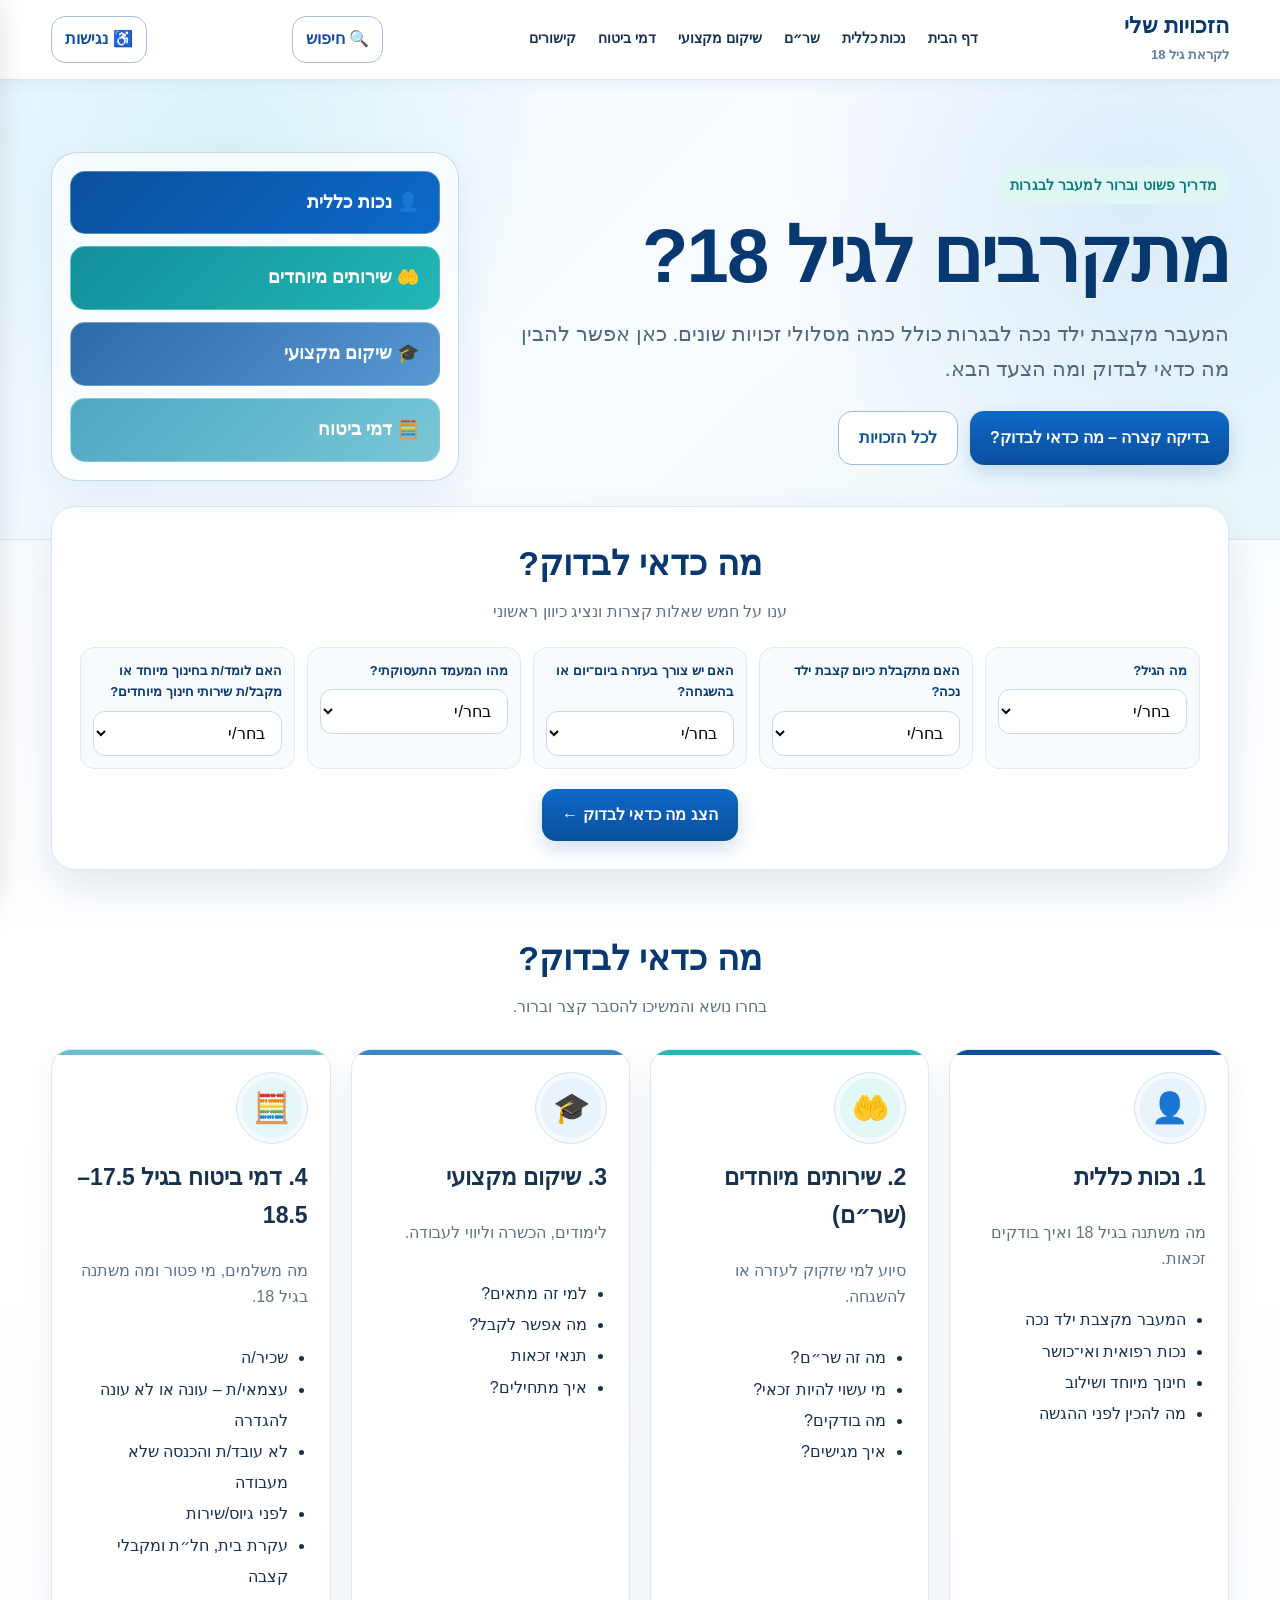
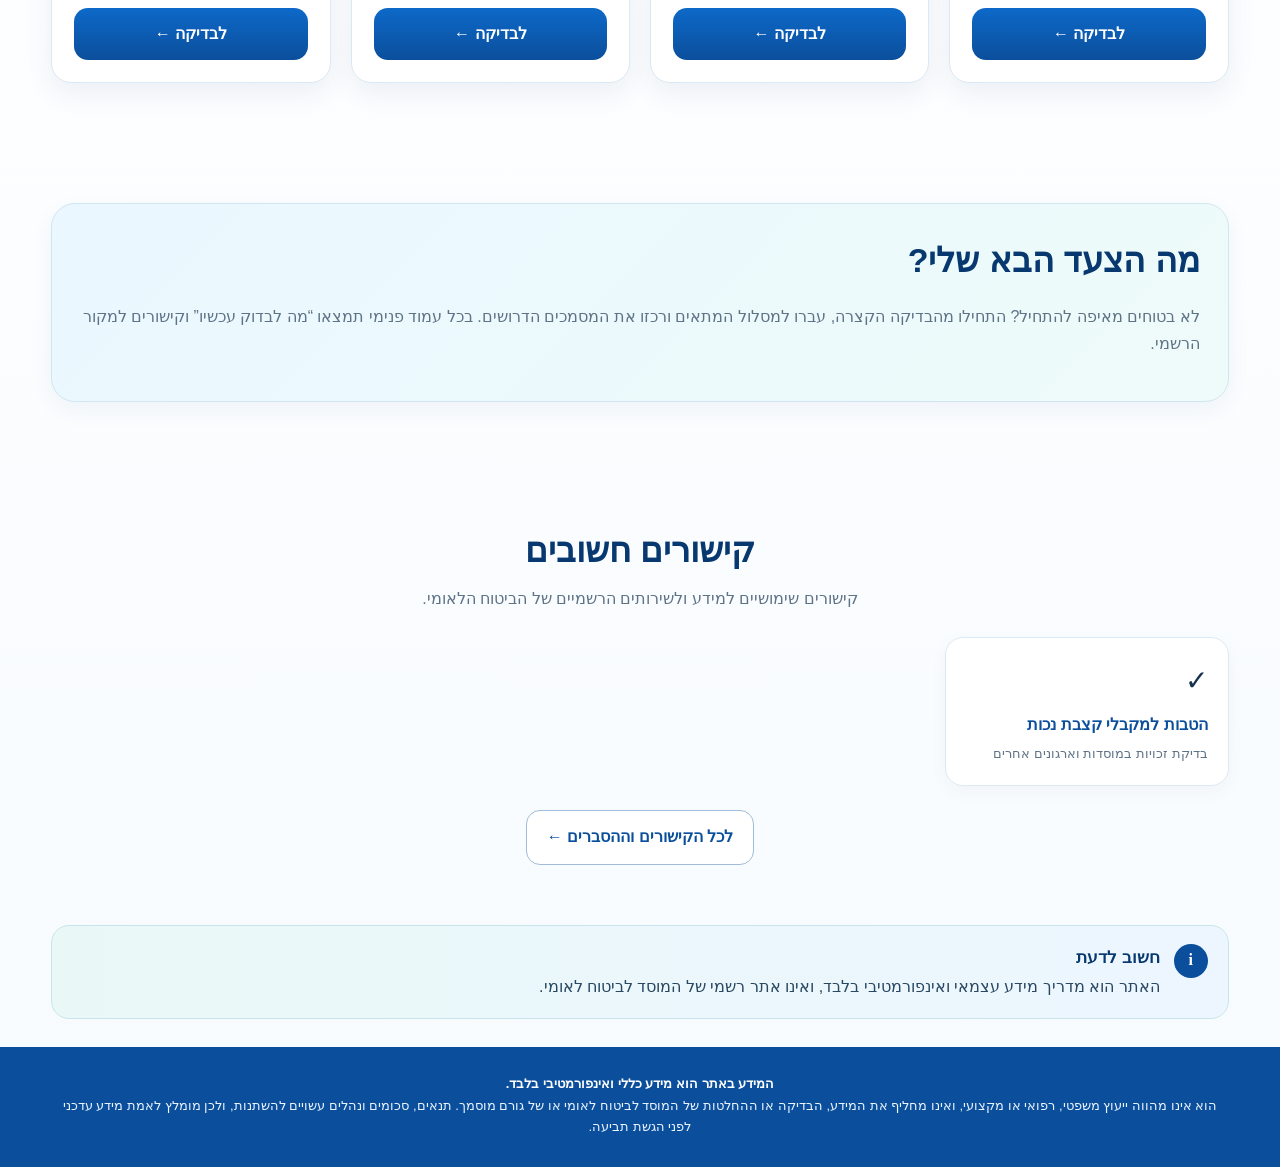
<file: index.html>
<!doctype html><html lang="he" dir="rtl"><head><meta charset="utf-8"><meta name="viewport" content="width=device-width,initial-scale=1">
<title>הזכויות שלי – לקראת גיל 18</title><link rel="stylesheet" href="styles.css"></head><body>

<div id="search-overlay" class="search-overlay" aria-hidden="true"></div>
<section id="search-modal" class="search-modal" role="dialog" aria-modal="true" aria-hidden="true" aria-labelledby="search-title">
  <div class="search-head">
    <h2 id="search-title">חיפוש באתר</h2>
    <button id="search-close" class="search-close" type="button" aria-label="סגירת חיפוש">×</button>
  </div>
  <div class="search-box">
    <input id="site-search-input" type="search" placeholder="לדוגמה: אי־כושר, שר״ם, עצמאי, גיוס, 20% נכות" autocomplete="off" aria-label="חיפוש באתר">
  </div>
  <div class="search-help">החיפוש מתבצע בכל עמודי האתר ומציג תוצאות מיידית.</div>
  <div id="search-count" class="search-count"></div>
  <div id="search-results" class="search-results" aria-live="polite"></div>
</section>

<a class="skip-link" href="#main">דלג/י לתוכן הראשי</a>
<div id="a11y-overlay" class="a11y-overlay" aria-hidden="true"></div>
<aside id="a11y-panel" class="a11y-panel" aria-hidden="true" aria-labelledby="a11y-title">
  <div class="a11y-head"><h2 id="a11y-title">אפשרויות נגישות</h2><button id="a11y-close" class="a11y-close" type="button" aria-label="סגירת תפריט נגישות">×</button></div>
  <p class="a11y-intro">אפשר להתאים את תצוגת האתר לצרכים שלך. ההעדפות נשמרות במכשיר.</p>
  <div class="a11y-grid">
    <button id="font-plus" class="a11y-action" type="button"><span>א+</span>הגדלת טקסט</button>
    <button id="font-minus" class="a11y-action" type="button"><span>א−</span>הקטנת טקסט</button>
    <button class="a11y-action" type="button" data-a11y-toggle="contrast" aria-pressed="false"><span>◐</span>ניגודיות גבוהה</button>
    <button class="a11y-action" type="button" data-a11y-toggle="dark" aria-pressed="false"><span>☾</span>מצב כהה</button>
    <button class="a11y-action" type="button" data-a11y-toggle="links" aria-pressed="false"><span>🔗</span>הדגשת קישורים</button>
    <button class="a11y-action" type="button" data-a11y-toggle="readable" aria-pressed="false"><span>אא</span>גופן קריא</button>
    <button class="a11y-action" type="button" data-a11y-toggle="spacing" aria-pressed="false"><span>↔</span>ריווח טקסט</button>
    <button class="a11y-action" type="button" data-a11y-toggle="motion" aria-pressed="false"><span>Ⅱ</span>עצירת אנימציות</button>
  </div>
  <button id="a11y-reset" class="a11y-reset" type="button">איפוס הגדרות נגישות</button>
  <a class="a11y-statement" href="accessibility.html">הצהרת נגישות</a>
  <div class="a11y-note">הכלים מסייעים בהתאמת התצוגה. נגישות מלאה תלויה גם במבנה האתר, ניווט מקלדת, קוראי מסך ותוכן חלופי.</div>
</aside>

<header><div class="container nav">
<a class="brand" href="index.html">הזכויות שלי<br><small>לקראת גיל 18</small></a>
<nav class="menu">
<a href="index.html">דף הבית</a>
<a href="disability.html">נכות כללית</a>
<a href="special-services.html">שר״ם</a>
<a href="vocational-rehab.html">שיקום מקצועי</a>
<a href="insurance.html">דמי ביטוח</a>
<a href="links.html">קישורים</a>
</nav>
<button class="search-trigger" type="button" data-search-trigger aria-haspopup="dialog" aria-controls="search-modal">🔍 חיפוש</button>
<button class="mobile-menu-trigger" type="button" data-mobile-menu-trigger aria-expanded="false" aria-controls="mobile-menu">☰ תפריט</button>
<button id="a11y-trigger" class="access" type="button" aria-haspopup="dialog" aria-expanded="false" aria-controls="a11y-panel">♿ נגישות</button>
</div></header>

<div id="mobile-menu" class="mobile-menu" aria-hidden="true">
  <a href="index.html">דף הבית</a>
  <a href="disability.html">נכות כללית</a>
  <a href="special-services.html">שירותים מיוחדים (שר״ם)</a>
  <a href="vocational-rehab.html">שיקום מקצועי</a>
  <a href="insurance.html">דמי ביטוח</a>
  <a href="links.html">קישורים וכלי עזר</a>
  <button type="button" data-mobile-search>🔍 חיפוש באתר</button>
</div>

<main id="main">
<section class="hero"><div class="container hero-grid">
<div><div class="eyebrow">מדריך פשוט וברור למעבר לבגרות</div><h1>מתקרבים לגיל 18?</h1>
<p>המעבר מקצבת ילד נכה לבגרות כולל כמה מסלולי זכויות שונים. כאן אפשר להבין מה כדאי לבדוק ומה הצעד הבא.</p>
<div class="ctas"><a class="btn primary" href="#check">בדיקה קצרה – מה כדאי לבדוק?</a><a class="btn secondary" href="#rights">לכל הזכויות</a></div></div>
<div class="sign"><a class="s1" href="disability.html">👤 נכות כללית</a><a class="s2" href="special-services.html">🤲 שירותים מיוחדים</a><a class="s3" href="vocational-rehab.html">🎓 שיקום מקצועי</a><a class="s4" href="insurance.html">🧮 דמי ביטוח</a></div>
</div></section>

<section id="check"><div class="container quiz"><h2>מה כדאי לבדוק?</h2><div class="sub">ענו על חמש שאלות קצרות ונציג כיוון ראשוני</div>
<div class="fields">
<div class="field"><label for="age">מה הגיל?</label><select id="age"><option value="">בחר/י</option><option>16–17</option><option>17–18</option><option>18 ומעלה</option></select></div>
<div class="field"><label for="child">האם מתקבלת כיום קצבת ילד נכה?</label><select id="child"><option value="">בחר/י</option><option>כן</option><option>לא</option><option>לא בטוח/ה</option></select></div>
<div class="field"><label for="help">האם יש צורך בעזרה ביום־יום או בהשגחה?</label><select id="help"><option value="">בחר/י</option><option>כן</option><option>לא</option><option>לא בטוח/ה</option></select></div>
<div class="field"><label for="work">מהו המעמד התעסוקתי?</label><select id="work"><option value="">בחר/י</option><option>שכיר/ה</option><option>עצמאי/ת / עסק</option><option>לא עובד/ת</option></select></div>
<div class="field"><label for="education">האם לומד/ת בחינוך מיוחד או מקבל/ת שירותי חינוך מיוחדים?</label><select id="education"><option value="">בחר/י</option><option>כן – במסגרת חינוך מיוחד</option><option>כן – משולב/ת בחינוך רגיל עם שירותי חינוך מיוחדים</option><option>לא</option><option>לא בטוח/ה</option></select></div>
</div><div class="quiz-action"><button class="btn primary" onclick="showResult()">הצג מה כדאי לבדוק ←</button></div><div id="result" class="result" aria-live="polite" aria-atomic="true"></div></div></section>

<section class="section" id="rights"><div class="container"><h2>מה כדאי לבדוק?</h2><div class="sub">בחרו נושא והמשיכו להסבר קצר וברור.</div>
<div class="cards">
<article class="card blue"><a class="icon" href="disability.html" aria-label="נכות כללית">👤</a><h3>1. נכות כללית</h3><p>מה משתנה בגיל 18 ואיך בודקים זכאות.</p><ul><li>המעבר מקצבת ילד נכה</li><li>נכות רפואית ואי־כושר</li><li>חינוך מיוחד ושילוב</li><li>מה להכין לפני ההגשה</li></ul><div class="spacer"></div><a class="btn" href="disability.html">לבדיקה ←</a></article>
<article class="card teal"><a class="icon" href="special-services.html" aria-label="שירותים מיוחדים">🤲</a><h3>2. שירותים מיוחדים (שר״ם)</h3><p>סיוע למי שזקוק לעזרה או להשגחה.</p><ul><li>מה זה שר״ם?</li><li>מי עשוי להיות זכאי?</li><li>מה בודקים?</li><li>איך מגישים?</li></ul><div class="spacer"></div><a class="btn" href="special-services.html">לבדיקה ←</a></article>
<article class="card purple"><a class="icon" href="vocational-rehab.html" aria-label="שיקום מקצועי">🎓</a><h3>3. שיקום מקצועי</h3><p>לימודים, הכשרה וליווי לעבודה.</p><ul><li>למי זה מתאים?</li><li>מה אפשר לקבל?</li><li>תנאי זכאות</li><li>איך מתחילים?</li></ul><div class="spacer"></div><a class="btn" href="vocational-rehab.html">לבדיקה ←</a></article>
<article class="card orange"><a class="icon" href="insurance.html" aria-label="דמי ביטוח">🧮</a><h3>4. דמי ביטוח בגיל 17.5–18.5</h3><p>מה משלמים, מי פטור ומה משתנה בגיל 18.</p><ul><li>שכיר/ה</li><li>עצמאי/ת – עונה או לא עונה להגדרה</li><li>לא עובד/ת והכנסה שלא מעבודה</li><li>לפני גיוס/שירות</li><li>עקרת בית, חל״ת ומקבלי קצבה</li></ul><div class="spacer"></div><a class="btn" href="insurance.html">לבדיקה ←</a></article>
</div></div></section>

<section class="section"><div class="container"><div class="next"><h2>מה הצעד הבא שלי?</h2><p>לא בטוחים מאיפה להתחיל? התחילו מהבדיקה הקצרה, עברו למסלול המתאים ורכזו את המסמכים הדרושים. בכל עמוד פנימי תמצאו “מה לבדוק עכשיו” וקישורים למקור הרשמי.</p></div></div></section>

<section class="section"><div class="container"><h2>קישורים חשובים</h2><div class="sub">קישורים שימושיים למידע ולשירותים הרשמיים של הביטוח הלאומי.</div><div class="links-grid"><a class="linkbox" href="https://www.btl.gov.il/AllRights/Pages/mosdot.aspx?n_id=9" target="_blank" rel="noopener"><div class="emoji">✓</div><b>הטבות למקבלי קצבת נכות</b><small>בדיקת זכויות במוסדות וארגונים אחרים</small></a></div>
<div class="ctas" style="justify-content:center"><a class="btn secondary" href="links.html">לכל הקישורים וההסברים ←</a></div></div></section>

<section class="info-disclaimer"><div class="container"><span class="info-icon">i</span><div><b>חשוב לדעת</b><p>האתר הוא מדריך מידע עצמאי ואינפורמטיבי בלבד, ואינו אתר רשמי של המוסד לביטוח לאומי.</p></div></div></section>
</main>
<footer><div class="container">
<b>המידע באתר הוא מידע כללי ואינפורמטיבי בלבד.</b><br>
הוא אינו מהווה ייעוץ משפטי, רפואי או מקצועי, ואינו מחליף את המידע, הבדיקה או ההחלטות של המוסד לביטוח לאומי או של גורם מוסמך.
תנאים, סכומים ונהלים עשויים להשתנות, ולכן מומלץ לאמת מידע עדכני לפני הגשת תביעה.
</div></footer>
<script src="search-index.js"></script><script src="script.js"></script>
</body></html>
</file>
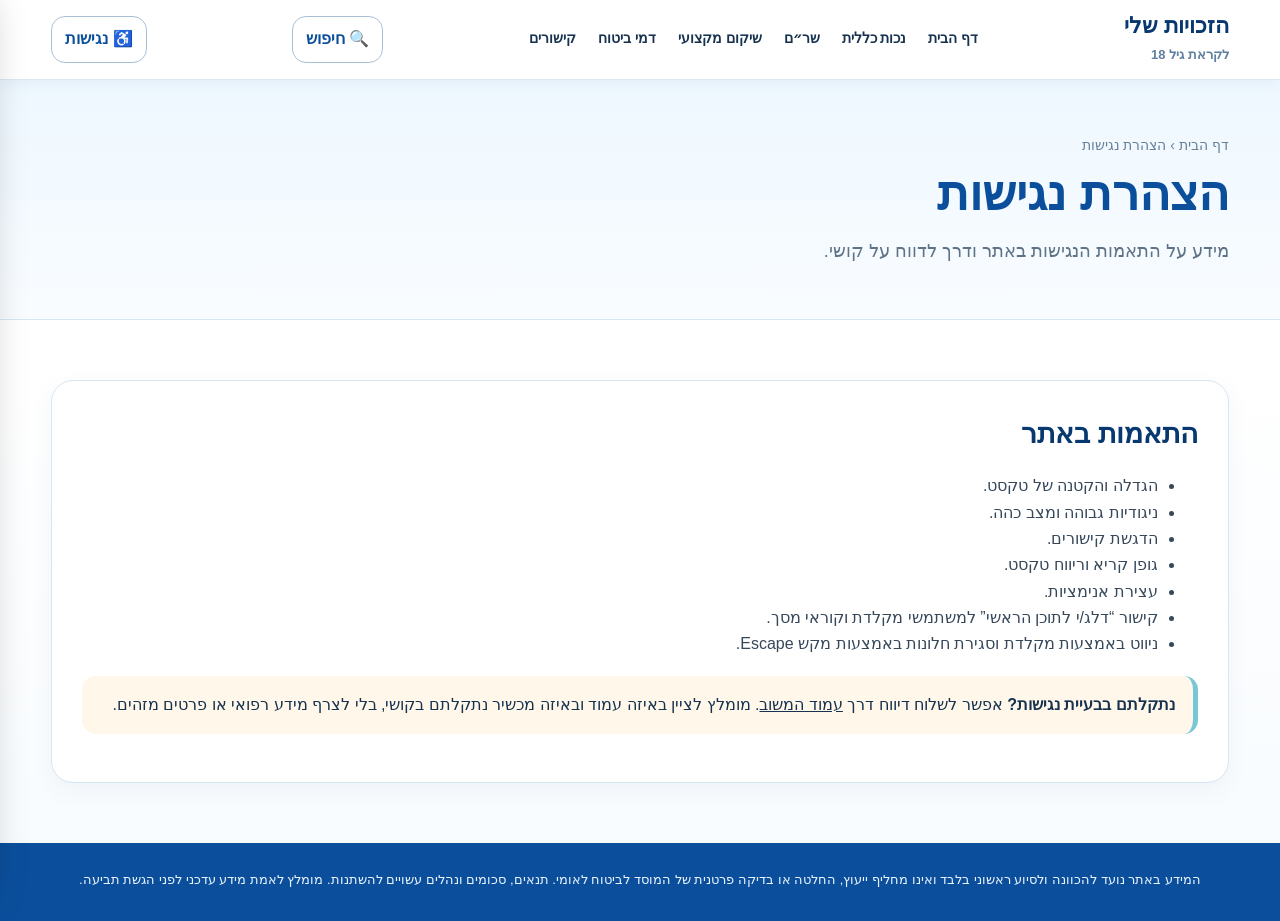
<file: accessibility.html>
<!doctype html><html lang="he" dir="rtl"><head><meta charset="utf-8"><meta name="viewport" content="width=device-width,initial-scale=1"><title>הצהרת נגישות – הזכויות שלי</title><link rel="stylesheet" href="styles.css"></head><body>
<div id="search-overlay" class="search-overlay" aria-hidden="true"></div><section id="search-modal" class="search-modal" role="dialog" aria-modal="true" aria-hidden="true" aria-labelledby="search-title"><div class="search-head"><h2 id="search-title">חיפוש באתר</h2><button id="search-close" class="search-close" type="button" aria-label="סגירת חיפוש">×</button></div><div class="search-box"><input id="site-search-input" type="search" placeholder="לדוגמה: אי־כושר, שר״ם, עצמאי, גיוס, 20% נכות" autocomplete="off" aria-label="חיפוש באתר"></div><div class="search-help">החיפוש מתבצע בכל עמודי האתר ומציג תוצאות מיידית.</div><div id="search-count" class="search-count"></div><div id="search-results" class="search-results" aria-live="polite"></div></section>
<a class="skip-link" href="#main">דלג/י לתוכן הראשי</a><div id="a11y-overlay" class="a11y-overlay" aria-hidden="true"></div><aside id="a11y-panel" class="a11y-panel" aria-hidden="true" aria-labelledby="a11y-title"><div class="a11y-head"><h2 id="a11y-title">אפשרויות נגישות</h2><button id="a11y-close" class="a11y-close" type="button" aria-label="סגירת תפריט נגישות">×</button></div><p class="a11y-intro">אפשר להתאים את תצוגת האתר לצרכים שלך. ההעדפות נשמרות במכשיר.</p><div class="a11y-grid"><button id="font-plus" class="a11y-action" type="button"><span>א+</span>הגדלת טקסט</button><button id="font-minus" class="a11y-action" type="button"><span>א−</span>הקטנת טקסט</button><button class="a11y-action" type="button" data-a11y-toggle="contrast" aria-pressed="false"><span>◐</span>ניגודיות גבוהה</button><button class="a11y-action" type="button" data-a11y-toggle="dark" aria-pressed="false"><span>☾</span>מצב כהה</button><button class="a11y-action" type="button" data-a11y-toggle="links" aria-pressed="false"><span>🔗</span>הדגשת קישורים</button><button class="a11y-action" type="button" data-a11y-toggle="readable" aria-pressed="false"><span>אא</span>גופן קריא</button><button class="a11y-action" type="button" data-a11y-toggle="spacing" aria-pressed="false"><span>↔</span>ריווח טקסט</button><button class="a11y-action" type="button" data-a11y-toggle="motion" aria-pressed="false"><span>Ⅱ</span>עצירת אנימציות</button></div><button id="a11y-reset" class="a11y-reset" type="button">איפוס הגדרות נגישות</button><a class="a11y-statement" href="accessibility.html">הצהרת נגישות</a><div class="a11y-note">הכלים מסייעים בהתאמת התצוגה. נגישות מלאה תלויה גם במבנה האתר, ניווט מקלדת, קוראי מסך ותוכן חלופי.</div></aside>
<header><div class="container nav"><a class="brand" href="index.html">הזכויות שלי<br><small>לקראת גיל 18</small></a><nav class="menu"><a href="index.html">דף הבית</a><a href="disability.html">נכות כללית</a><a href="special-services.html">שר״ם</a><a href="vocational-rehab.html">שיקום מקצועי</a><a href="insurance.html">דמי ביטוח</a><a href="links.html">קישורים</a></nav><button class="search-trigger" type="button" data-search-trigger aria-haspopup="dialog" aria-controls="search-modal">🔍 חיפוש</button><button class="mobile-menu-trigger" type="button" data-mobile-menu-trigger aria-expanded="false" aria-controls="mobile-menu">☰ תפריט</button><button id="a11y-trigger" class="access" type="button" aria-haspopup="dialog" aria-expanded="false" aria-controls="a11y-panel">♿ נגישות</button></div></header>
<div id="mobile-menu" class="mobile-menu" aria-hidden="true"><a href="index.html">דף הבית</a><a href="disability.html">נכות כללית</a><a href="special-services.html">שירותים מיוחדים (שר״ם)</a><a href="vocational-rehab.html">שיקום מקצועי</a><a href="insurance.html">דמי ביטוח</a><a href="links.html">קישורים וכלי עזר</a><button type="button" data-mobile-search>🔍 חיפוש באתר</button></div>
<main id="main"><section class="page-hero"><div class="container"><div class="breadcrumb"><a href="index.html">דף הבית</a> › הצהרת נגישות</div><h1>הצהרת נגישות</h1><p>מידע על התאמות הנגישות באתר ודרך לדווח על קושי.</p></div></section><section class="section"><div class="container"><article class="content"><h2>התאמות באתר</h2><ul><li>הגדלה והקטנה של טקסט.</li><li>ניגודיות גבוהה ומצב כהה.</li><li>הדגשת קישורים.</li><li>גופן קריא וריווח טקסט.</li><li>עצירת אנימציות.</li><li>קישור “דלג/י לתוכן הראשי” למשתמשי מקלדת וקוראי מסך.</li><li>ניווט באמצעות מקלדת וסגירת חלונות באמצעות מקש Escape.</li></ul><div class="warning callout"><b>נתקלתם בבעיית נגישות?</b> אפשר לשלוח דיווח דרך <a href="feedback.html"><u>עמוד המשוב</u></a>. מומלץ לציין באיזה עמוד ובאיזה מכשיר נתקלתם בקושי, בלי לצרף מידע רפואי או פרטים מזהים.</div></article></div></section></main>
<footer><div class="container">המידע באתר נועד להכוונה ולסיוע ראשוני בלבד ואינו מחליף ייעוץ, החלטה או בדיקה פרטנית של המוסד לביטוח לאומי. תנאים, סכומים ונהלים עשויים להשתנות. מומלץ לאמת מידע עדכני לפני הגשת תביעה.</div></footer><script src="search-index.js"></script><script src="script.js"></script></body></html>
</file>
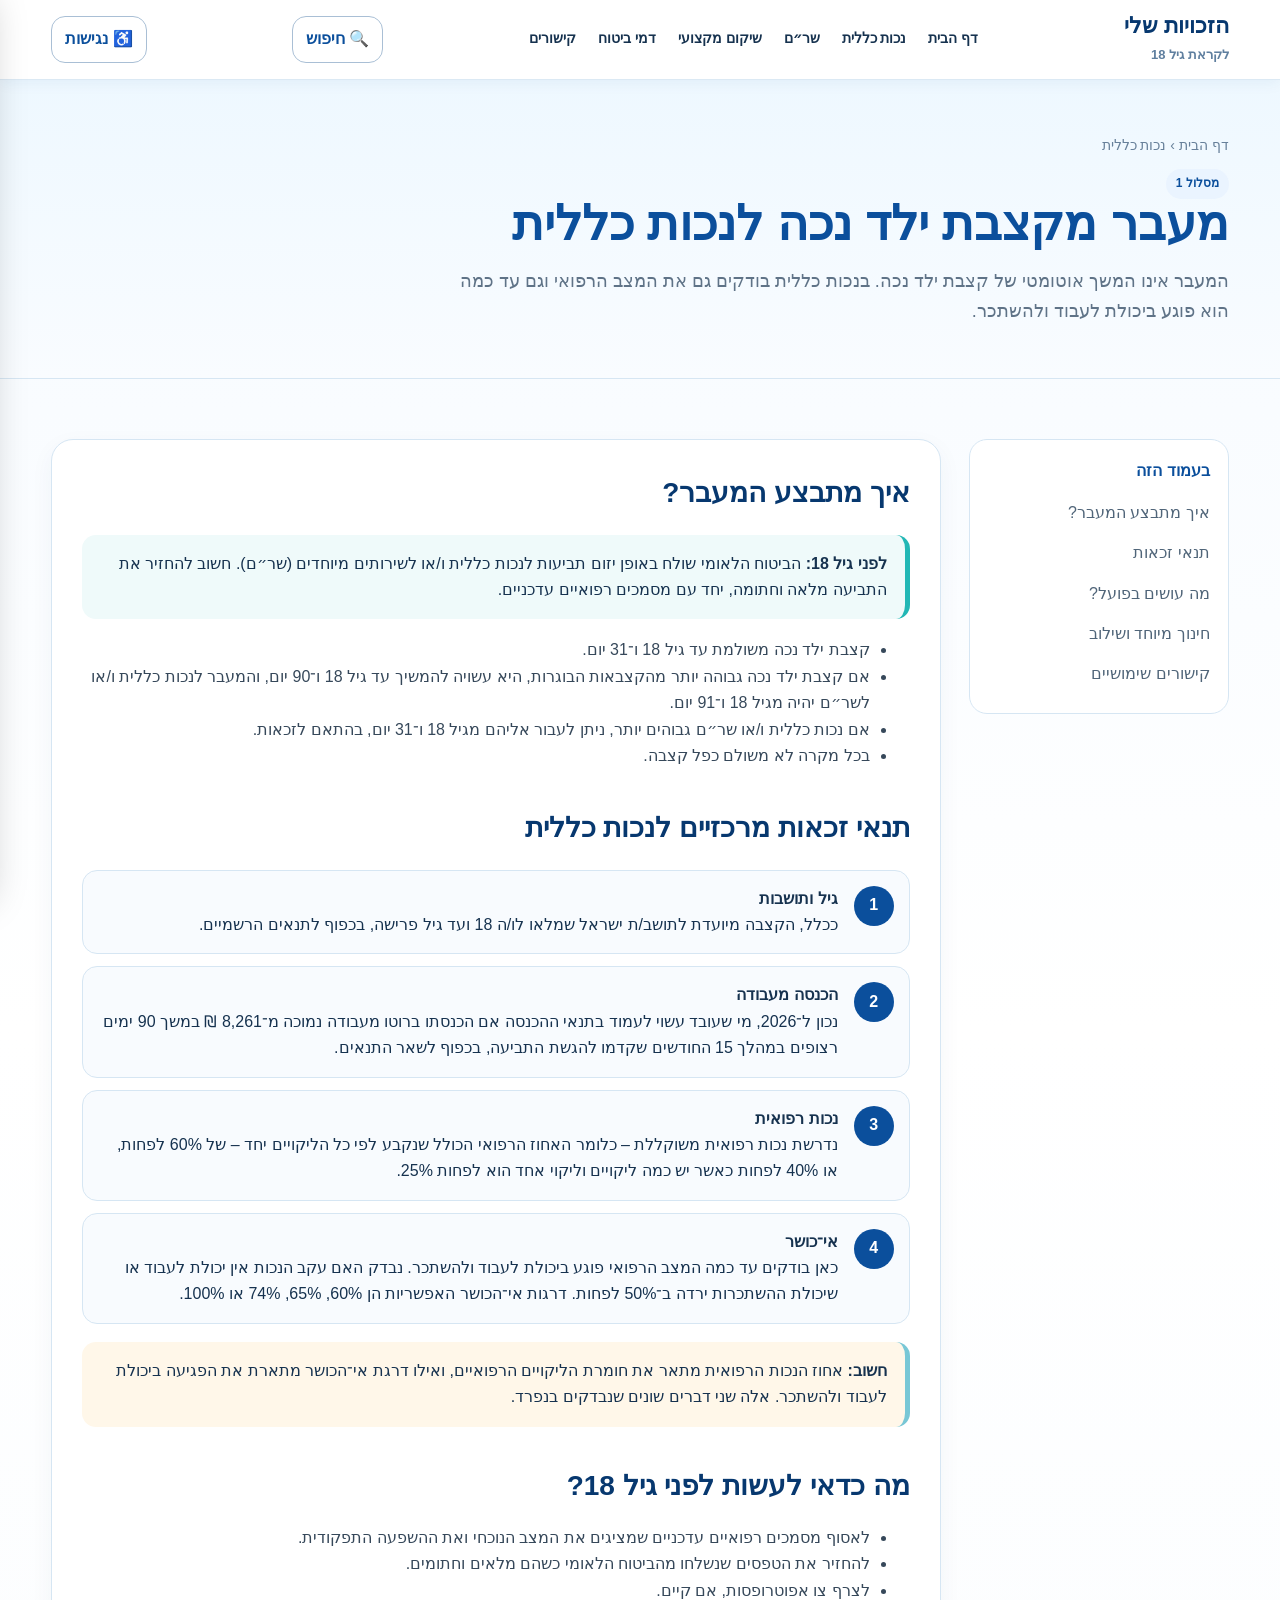
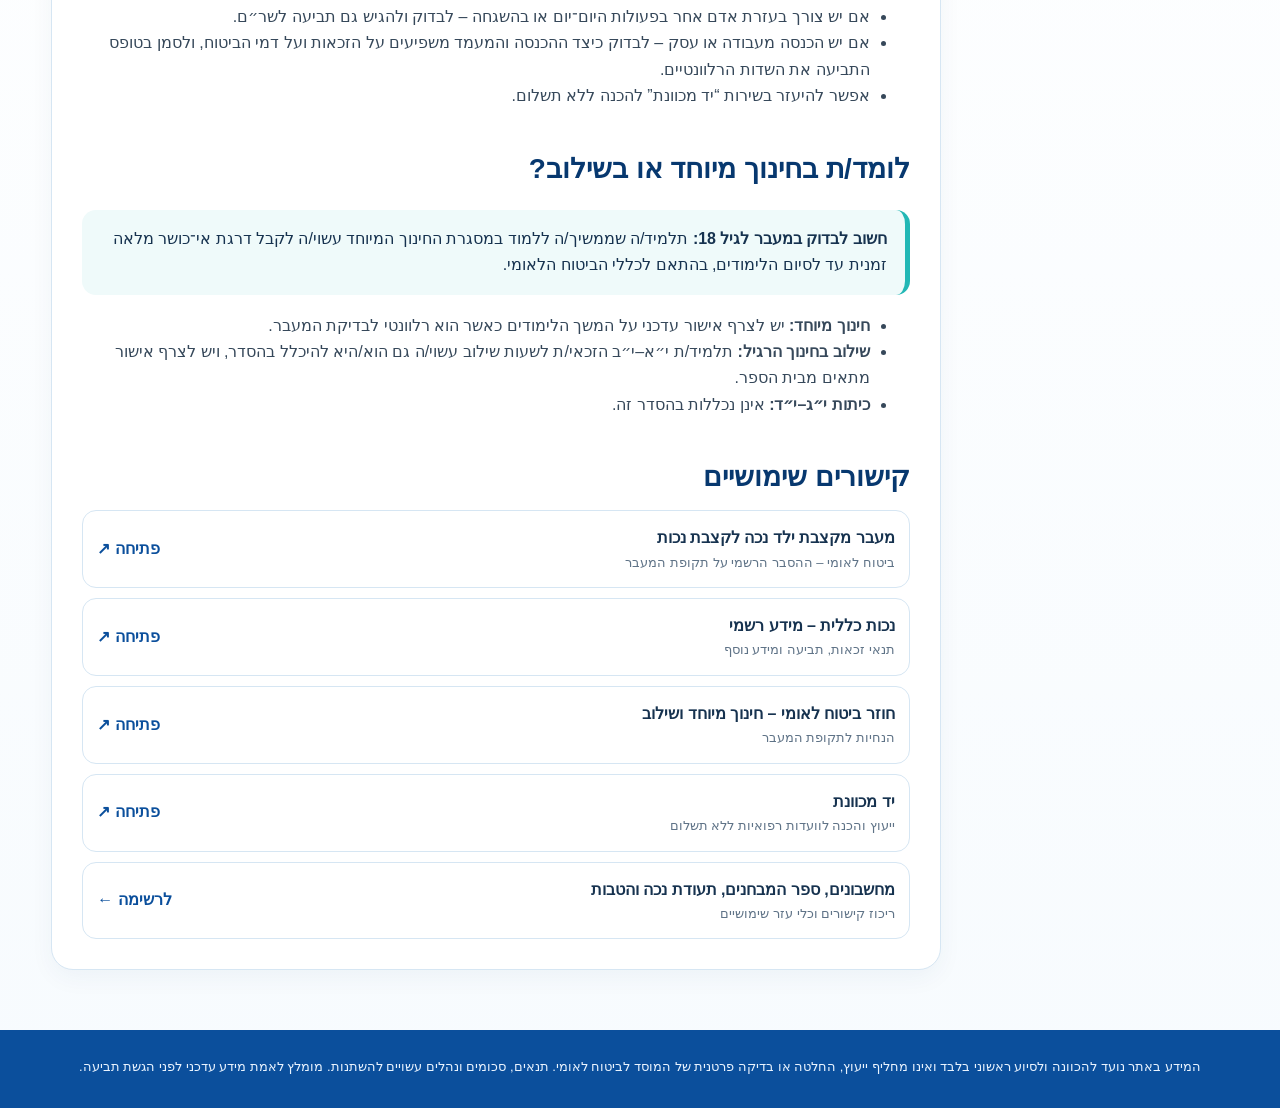
<file: disability.html>
<!doctype html><html lang="he" dir="rtl"><head><meta charset="utf-8"><meta name="viewport" content="width=device-width,initial-scale=1">
<title>נכות כללית – מעבר מילד נכה</title><link rel="stylesheet" href="styles.css"></head><body>

<div id="search-overlay" class="search-overlay" aria-hidden="true"></div>
<section id="search-modal" class="search-modal" role="dialog" aria-modal="true" aria-hidden="true" aria-labelledby="search-title">
  <div class="search-head">
    <h2 id="search-title">חיפוש באתר</h2>
    <button id="search-close" class="search-close" type="button" aria-label="סגירת חיפוש">×</button>
  </div>
  <div class="search-box"><input id="site-search-input" type="search" placeholder="לדוגמה: אי־כושר, שר״ם, עצמאי, גיוס, 20% נכות" autocomplete="off" aria-label="חיפוש באתר"></div>
  <div class="search-help">החיפוש מתבצע בכל עמודי האתר ומציג תוצאות מיידית.</div>
  <div id="search-count" class="search-count"></div><div id="search-results" class="search-results" aria-live="polite"></div>
</section>

<a class="skip-link" href="#main">דלג/י לתוכן הראשי</a>
<div id="a11y-overlay" class="a11y-overlay" aria-hidden="true"></div>
<aside id="a11y-panel" class="a11y-panel" aria-hidden="true" aria-labelledby="a11y-title">
  <div class="a11y-head"><h2 id="a11y-title">אפשרויות נגישות</h2><button id="a11y-close" class="a11y-close" type="button" aria-label="סגירת תפריט נגישות">×</button></div>
  <p class="a11y-intro">אפשר להתאים את תצוגת האתר לצרכים שלך. ההעדפות נשמרות במכשיר.</p>
  <div class="a11y-grid">
    <button id="font-plus" class="a11y-action" type="button"><span>א+</span>הגדלת טקסט</button><button id="font-minus" class="a11y-action" type="button"><span>א−</span>הקטנת טקסט</button>
    <button class="a11y-action" type="button" data-a11y-toggle="contrast" aria-pressed="false"><span>◐</span>ניגודיות גבוהה</button><button class="a11y-action" type="button" data-a11y-toggle="dark" aria-pressed="false"><span>☾</span>מצב כהה</button>
    <button class="a11y-action" type="button" data-a11y-toggle="links" aria-pressed="false"><span>🔗</span>הדגשת קישורים</button><button class="a11y-action" type="button" data-a11y-toggle="readable" aria-pressed="false"><span>אא</span>גופן קריא</button>
    <button class="a11y-action" type="button" data-a11y-toggle="spacing" aria-pressed="false"><span>↔</span>ריווח טקסט</button><button class="a11y-action" type="button" data-a11y-toggle="motion" aria-pressed="false"><span>Ⅱ</span>עצירת אנימציות</button>
  </div>
  <button id="a11y-reset" class="a11y-reset" type="button">איפוס הגדרות נגישות</button><a class="a11y-statement" href="accessibility.html">הצהרת נגישות</a>
  <div class="a11y-note">הכלים מסייעים בהתאמת התצוגה. נגישות מלאה תלויה גם במבנה האתר, ניווט מקלדת, קוראי מסך ותוכן חלופי.</div>
</aside>

<header><div class="container nav"><a class="brand" href="index.html">הזכויות שלי<br><small>לקראת גיל 18</small></a><nav class="menu"><a href="index.html">דף הבית</a><a href="disability.html">נכות כללית</a><a href="special-services.html">שר״ם</a><a href="vocational-rehab.html">שיקום מקצועי</a><a href="insurance.html">דמי ביטוח</a><a href="links.html">קישורים</a></nav><button class="search-trigger" type="button" data-search-trigger aria-haspopup="dialog" aria-controls="search-modal">🔍 חיפוש</button><button class="mobile-menu-trigger" type="button" data-mobile-menu-trigger aria-expanded="false" aria-controls="mobile-menu">☰ תפריט</button><button id="a11y-trigger" class="access" type="button" aria-haspopup="dialog" aria-expanded="false" aria-controls="a11y-panel">♿ נגישות</button></div></header>
<div id="mobile-menu" class="mobile-menu" aria-hidden="true"><a href="index.html">דף הבית</a><a href="disability.html">נכות כללית</a><a href="special-services.html">שירותים מיוחדים (שר״ם)</a><a href="vocational-rehab.html">שיקום מקצועי</a><a href="insurance.html">דמי ביטוח</a><a href="links.html">קישורים וכלי עזר</a><button type="button" data-mobile-search>🔍 חיפוש באתר</button></div>

<main id="main"><section class="page-hero"><div class="container"><div class="breadcrumb"><a href="index.html">דף הבית</a> › נכות כללית</div><span class="badge">מסלול 1</span><h1>מעבר מקצבת ילד נכה לנכות כללית</h1><p>המעבר אינו המשך אוטומטי של קצבת ילד נכה. בנכות כללית בודקים גם את המצב הרפואי וגם עד כמה הוא פוגע ביכולת לעבוד ולהשתכר.</p></div></section>
<section class="section"><div class="container content-layout"><aside class="toc"><b>בעמוד הזה</b><a href="#transition">איך מתבצע המעבר?</a><a href="#eligibility">תנאי זכאות</a><a href="#process">מה עושים בפועל?</a><a href="#special-education">חינוך מיוחד ושילוב</a><a href="#links">קישורים שימושיים</a></aside><article class="content">
<h2 id="transition">איך מתבצע המעבר?</h2>
<div class="callout"><b>לפני גיל 18:</b> הביטוח הלאומי שולח באופן יזום תביעות לנכות כללית ו/או לשירותים מיוחדים (שר״ם). חשוב להחזיר את התביעה מלאה וחתומה, יחד עם מסמכים רפואיים עדכניים.</div>
<ul>
<li>קצבת ילד נכה משולמת עד גיל 18 ו־31 יום.</li>
<li>אם קצבת ילד נכה גבוהה יותר מהקצבאות הבוגרות, היא עשויה להמשיך עד גיל 18 ו־90 יום, והמעבר לנכות כללית ו/או לשר״ם יהיה מגיל 18 ו־91 יום.</li>
<li>אם נכות כללית ו/או שר״ם גבוהים יותר, ניתן לעבור אליהם מגיל 18 ו־31 יום, בהתאם לזכאות.</li>
<li>בכל מקרה לא משולם כפל קצבה.</li>
</ul>

<h2 id="eligibility">תנאי זכאות מרכזיים לנכות כללית</h2>
<div class="steps">
<div class="step"><div class="stepnum">1</div><div><b>גיל ותושבות</b><br>ככלל, הקצבה מיועדת לתושב/ת ישראל שמלאו לו/ה 18 ועד גיל פרישה, בכפוף לתנאים הרשמיים.</div></div>
<div class="step"><div class="stepnum">2</div><div><b>הכנסה מעבודה</b><br>נכון ל־2026, מי שעובד עשוי לעמוד בתנאי ההכנסה אם הכנסתו ברוטו מעבודה נמוכה מ־8,261 ₪ במשך 90 ימים רצופים במהלך 15 החודשים שקדמו להגשת התביעה, בכפוף לשאר התנאים.</div></div>
<div class="step"><div class="stepnum">3</div><div><b>נכות רפואית</b><br>נדרשת נכות רפואית משוקללת – כלומר האחוז הרפואי הכולל שנקבע לפי כל הליקויים יחד – של 60% לפחות, או 40% לפחות כאשר יש כמה ליקויים וליקוי אחד הוא לפחות 25%.</div></div>
<div class="step"><div class="stepnum">4</div><div><b>אי־כושר</b><br>כאן בודקים עד כמה המצב הרפואי פוגע ביכולת לעבוד ולהשתכר. נבדק האם עקב הנכות אין יכולת לעבוד או שיכולת ההשתכרות ירדה ב־50% לפחות. דרגות אי־הכושר האפשריות הן 60%, 65%, 74% או 100%.</div></div>
</div>
<div class="warning callout"><b>חשוב:</b> אחוז הנכות הרפואית מתאר את חומרת הליקויים הרפואיים, ואילו דרגת אי־הכושר מתארת את הפגיעה ביכולת לעבוד ולהשתכר. אלה שני דברים שונים שנבדקים בנפרד.</div>

<h2 id="process">מה כדאי לעשות לפני גיל 18?</h2>
<ul>
<li>לאסוף מסמכים רפואיים עדכניים שמציגים את המצב הנוכחי ואת ההשפעה התפקודית.</li>
<li>להחזיר את הטפסים שנשלחו מהביטוח הלאומי כשהם מלאים וחתומים.</li>
<li>לצרף צו אפוטרופסות, אם קיים.</li>
<li>אם יש צורך בעזרת אדם אחר בפעולות היום־יום או בהשגחה – לבדוק ולהגיש גם תביעה לשר״ם.</li>
<li>אם יש הכנסה מעבודה או עסק – לבדוק כיצד ההכנסה והמעמד משפיעים על הזכאות ועל דמי הביטוח, ולסמן בטופס התביעה את השדות הרלוונטיים.</li>
<li>אפשר להיעזר בשירות “יד מכוונת” להכנה ללא תשלום.</li>
</ul>

<h2 id="special-education">לומד/ת בחינוך מיוחד או בשילוב?</h2>
<div class="callout"><b>חשוב לבדוק במעבר לגיל 18:</b> תלמיד/ה שממשיך/ה ללמוד במסגרת החינוך המיוחד עשוי/ה לקבל דרגת אי־כושר מלאה זמנית עד לסיום הלימודים, בהתאם לכללי הביטוח הלאומי.</div>
<ul>
<li><b>חינוך מיוחד:</b> יש לצרף אישור עדכני על המשך הלימודים כאשר הוא רלוונטי לבדיקת המעבר.</li>
<li><b>שילוב בחינוך הרגיל:</b> תלמיד/ת י״א–י״ב הזכאי/ת לשעות שילוב עשוי/ה גם הוא/היא להיכלל בהסדר, ויש לצרף אישור מתאים מבית הספר.</li>
<li><b>כיתות י״ג–י״ד:</b> אינן נכללות בהסדר זה.</li>
</ul>

<h2 id="links">קישורים שימושיים</h2>
<div class="resource-list">
<a class="resource" target="_blank" rel="noopener" href="https://www.btl.gov.il/benefits/Disabled_Child/kitzbaot/Pages/maavarnehut.aspx"><span><b>מעבר מקצבת ילד נכה לקצבת נכות</b><div class="meta">ביטוח לאומי – ההסבר הרשמי על תקופת המעבר</div></span><span class="out">פתיחה ↗</span></a>
<a class="resource" target="_blank" rel="noopener" href="https://www.btl.gov.il/BENEFITS/DISABILITY/Pages/default.aspx"><span><b>נכות כללית – מידע רשמי</b><div class="meta">תנאי זכאות, תביעה ומידע נוסף</div></span><span class="out">פתיחה ↗</span></a>
<a class="resource" target="_blank" rel="noopener" href="https://www.btl.gov.il/benefits/HozrimGimlaot/Hozrim/%D7%97%D7%95%D7%96%D7%A8%20%D7%A0%D7%9B%D7%95%D7%AA%201911%20-%20%D7%A7%D7%91%D7%99%D7%A2%D7%AA%20%D7%93%D7%A8%D7%92%D7%AA%20%D7%90%D7%99%20%D7%9B%D7%95%D7%A9%D7%A8%20%D7%AA%D7%A0%D7%90%D7%99%D7%9D%20%D7%9C%D7%A7%D7%91%D7%99%D7%A2%D7%AA%20%D7%93%D7%A8%D7%92%D7%AA%20%D7%90%D7%99%20%D7%9B%D7%95%D7%A9%D7%A8%20%D7%9E%D7%9C%D7%90%D7%94%20%D7%9C%D7%9E%D7%99%20%D7%A9%D7%9E%D7%A9%D7%9C%D7%99%D7%9D%20%D7%90%D7%AA%20%D7%9C%D7%99%D7%9E%D7%95%D7%93%D7%99%D7%95%20%D7%94%D7%AA%D7%99%D7%9B%D7%95%D7%A0%D7%99%D7%99%D7%9D.pdf"><span><b>חוזר ביטוח לאומי – חינוך מיוחד ושילוב</b><div class="meta">הנחיות לתקופת המעבר</div></span><span class="out">פתיחה ↗</span></a>
<a class="resource" target="_blank" rel="noopener" href="https://www.btl.gov.il/snifim/Pages/yadMechavenet1.aspx"><span><b>יד מכוונת</b><div class="meta">ייעוץ והכנה לוועדות רפואיות ללא תשלום</div></span><span class="out">פתיחה ↗</span></a>
<a class="resource" href="links.html"><span><b>מחשבונים, ספר המבחנים, תעודת נכה והטבות</b><div class="meta">ריכוז קישורים וכלי עזר שימושיים</div></span><span class="out">לרשימה ←</span></a>
</div>
</article></div></section></main>
<footer><div class="container">המידע באתר נועד להכוונה ולסיוע ראשוני בלבד ואינו מחליף ייעוץ, החלטה או בדיקה פרטנית של המוסד לביטוח לאומי. תנאים, סכומים ונהלים עשויים להשתנות. מומלץ לאמת מידע עדכני לפני הגשת תביעה.</div></footer><script src="search-index.js"></script><script src="script.js"></script></body></html>
</file>
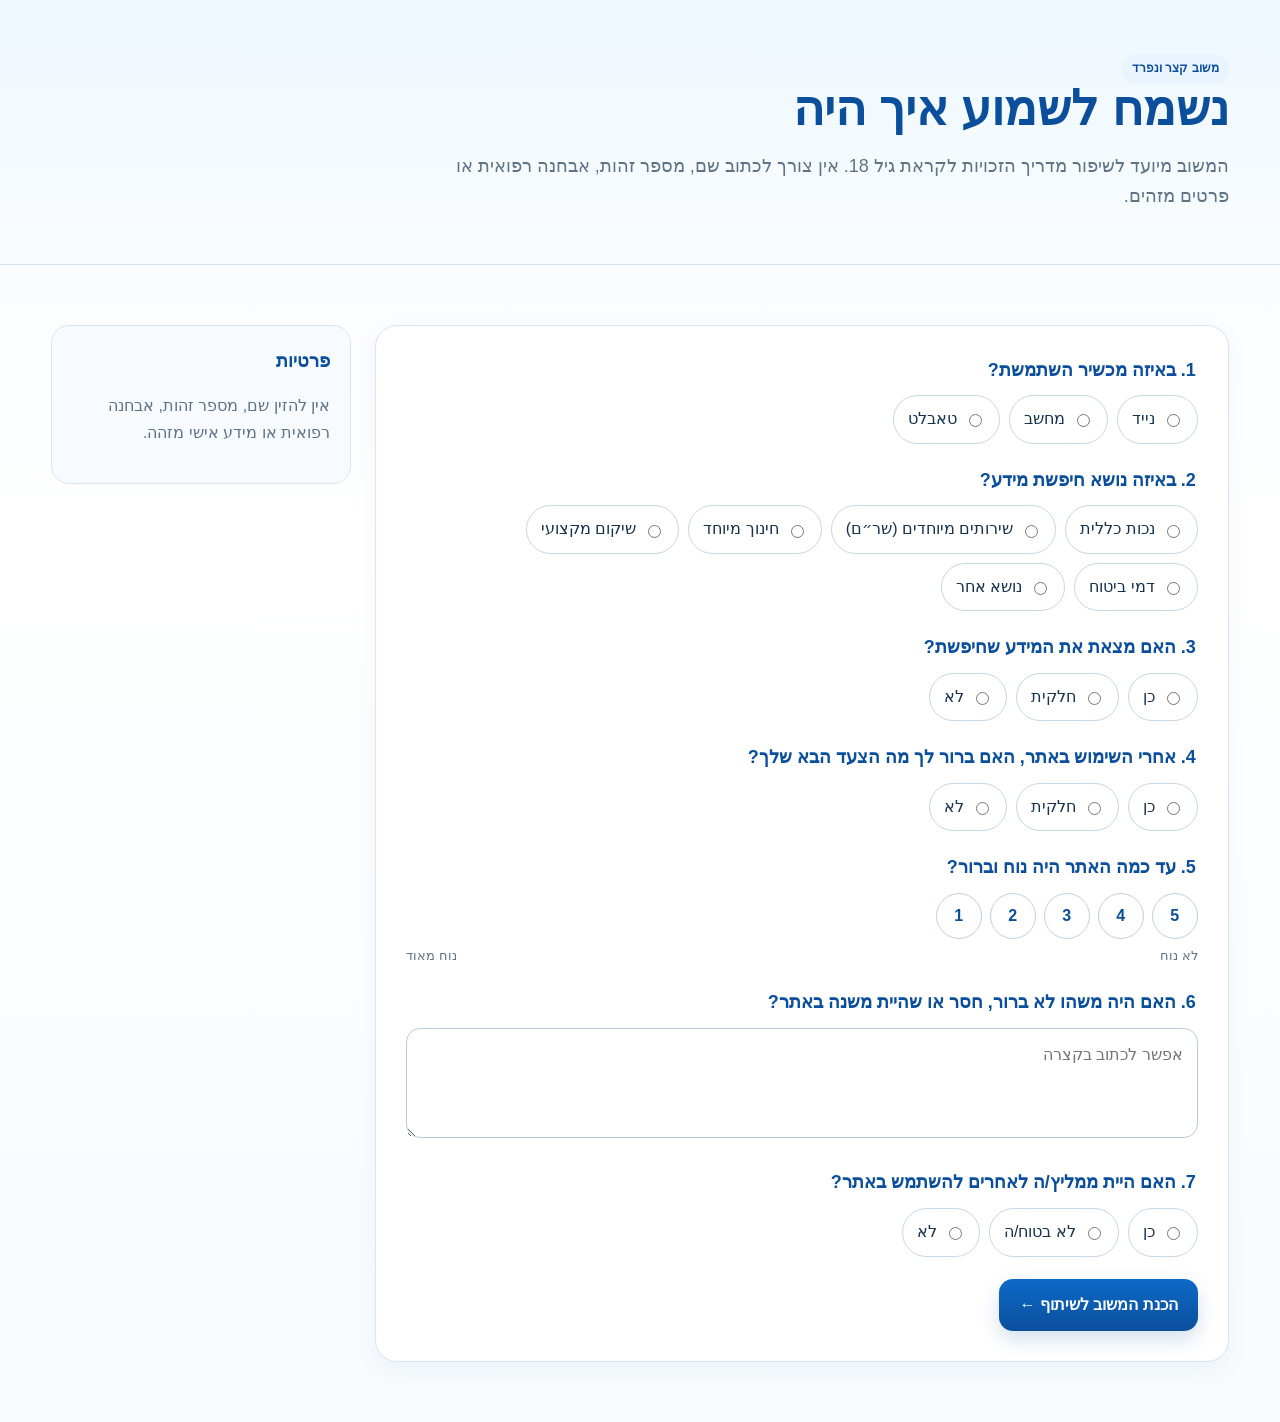
<file: feedback.html>
<!doctype html>
<html lang="he" dir="rtl">
<head>
<meta charset="utf-8">
<meta name="viewport" content="width=device-width,initial-scale=1">
<title>משוב על מדריך הזכויות לקראת גיל 18</title>
<link rel="stylesheet" href="styles.css">
</head>
<body>
<main id="main">
<section class="page-hero">
  <div class="container">
    <span class="badge">משוב קצר ונפרד</span>
    <h1>נשמח לשמוע איך היה</h1>
    <p>המשוב מיועד לשיפור מדריך הזכויות לקראת גיל 18. אין צורך לכתוב שם, מספר זהות, אבחנה רפואית או פרטים מזהים.</p>
  </div>
</section>

<section class="section">
  <div class="container feedback-layout">
    <article class="content feedback-card">
      <form id="feedback-form" class="feedback-form">
        <fieldset>
          <legend>1. באיזה מכשיר השתמשת?</legend>
          <div class="choice-row">
            <label><input type="radio" name="device" value="נייד" required> נייד</label>
            <label><input type="radio" name="device" value="מחשב"> מחשב</label>
            <label><input type="radio" name="device" value="טאבלט"> טאבלט</label>
          </div>
        </fieldset>

        <fieldset>
          <legend>2. באיזה נושא חיפשת מידע?</legend>
          <div class="choice-row">
            <label><input type="radio" name="topic" value="נכות כללית" required> נכות כללית</label>
            <label><input type="radio" name="topic" value="שירותים מיוחדים (שר״ם)"> שירותים מיוחדים (שר״ם)</label>
            <label><input type="radio" name="topic" value="חינוך מיוחד"> חינוך מיוחד</label>
            <label><input type="radio" name="topic" value="שיקום מקצועי"> שיקום מקצועי</label>
            <label><input type="radio" name="topic" value="דמי ביטוח"> דמי ביטוח</label>
            <label><input type="radio" name="topic" value="נושא אחר"> נושא אחר</label>
          </div>
        </fieldset>

        <fieldset>
          <legend>3. האם מצאת את המידע שחיפשת?</legend>
          <div class="choice-row">
            <label><input type="radio" name="found" value="כן" required> כן</label>
            <label><input type="radio" name="found" value="חלקית"> חלקית</label>
            <label><input type="radio" name="found" value="לא"> לא</label>
          </div>
        </fieldset>

        <fieldset>
          <legend>4. אחרי השימוש באתר, האם ברור לך מה הצעד הבא שלך?</legend>
          <div class="choice-row">
            <label><input type="radio" name="nextstep" value="כן" required> כן</label>
            <label><input type="radio" name="nextstep" value="חלקית"> חלקית</label>
            <label><input type="radio" name="nextstep" value="לא"> לא</label>
          </div>
        </fieldset>

        <fieldset>
          <legend>5. עד כמה האתר היה נוח וברור?</legend>
          <div class="rating-row" aria-label="דירוג נוחות מ-1 עד 5">
            <label><input type="radio" name="ease" value="1" required><span>1</span></label>
            <label><input type="radio" name="ease" value="2"><span>2</span></label>
            <label><input type="radio" name="ease" value="3"><span>3</span></label>
            <label><input type="radio" name="ease" value="4"><span>4</span></label>
            <label><input type="radio" name="ease" value="5"><span>5</span></label>
          </div>
          <div class="rating-hint"><span>לא נוח</span><span>נוח מאוד</span></div>
        </fieldset>

        <fieldset>
          <legend>6. האם היה משהו לא ברור, חסר או שהיית משנה באתר?</legend>
          <textarea id="comments" placeholder="אפשר לכתוב בקצרה"></textarea>
        </fieldset>

        <fieldset>
          <legend>7. האם היית ממליץ/ה לאחרים להשתמש באתר?</legend>
          <div class="choice-row">
            <label><input type="radio" name="recommend" value="כן" required> כן</label>
            <label><input type="radio" name="recommend" value="לא בטוח/ה"> לא בטוח/ה</label>
            <label><input type="radio" name="recommend" value="לא"> לא</label>
          </div>
        </fieldset>

        <button class="btn primary feedback-submit" type="submit">הכנת המשוב לשיתוף ←</button>
      </form>

      <div id="feedback-ready" class="feedback-ready" hidden>
        <h2>תודה על המשוב</h2>
        <p>המשוב מוכן. אפשר לשתף אותו ב-WhatsApp, במייל או בהודעה.</p>
        <pre id="feedback-summary"></pre>
        <div class="feedback-actions">
          <button id="share-feedback" class="btn primary" type="button">שיתוף המשוב</button>
          <button id="copy-feedback" class="btn secondary" type="button">העתקת המשוב</button>
          <button id="edit-feedback" class="btn secondary" type="button">חזרה לעריכה</button>
        </div>
        <div id="feedback-status" class="feedback-status" aria-live="polite"></div>
      </div>
    </article>

    <aside class="feedback-note">
      <b>פרטיות</b>
      <p>אין להזין שם, מספר זהות, אבחנה רפואית או מידע אישי מזהה.</p>
    </aside>
  </div>
</section>
</main>

<script>
(function(){
  const form=document.getElementById('feedback-form');
  const ready=document.getElementById('feedback-ready');
  const summaryEl=document.getElementById('feedback-summary');
  const statusEl=document.getElementById('feedback-status');
  let summary="";

  function chosen(name){
    return form.querySelector('input[name="'+name+'"]:checked')?.value || "לא נבחר";
  }

  form.addEventListener('submit',function(e){
    e.preventDefault();
    summary=[
      "משוב על מדריך הזכויות לקראת גיל 18",
      "מכשיר: "+chosen("device"),
      "נושא שחיפשתי: "+chosen("topic"),
      "מצאתי את המידע שחיפשתי: "+chosen("found"),
      "ברור לי מה הצעד הבא: "+chosen("nextstep"),
      "נוחות ובהירות האתר: "+chosen("ease")+"/5",
      "מה היה לא ברור, חסר או שהייתי משנה: "+(document.getElementById('comments').value.trim()||"לא נכתב"),
      "האם הייתי ממליץ/ה לאחרים: "+chosen("recommend")
    ].join("\n");
    summaryEl.textContent=summary;
    form.hidden=true;
    ready.hidden=false;
    ready.scrollIntoView({behavior:"smooth",block:"start"});
  });

  document.getElementById('share-feedback').addEventListener('click',async function(){
    statusEl.textContent="";
    if(navigator.share){
      try{
        await navigator.share({title:"משוב על מדריך הזכויות",text:summary});
        statusEl.textContent="תודה, המשוב שותף.";
      }catch(err){
        if(err.name!=="AbortError") statusEl.textContent="לא ניתן לפתוח את חלון השיתוף. אפשר להשתמש בהעתקה.";
      }
    }else{
      try{
        await navigator.clipboard.writeText(summary);
        statusEl.textContent="המשוב הועתק ללוח.";
      }catch(err){
        statusEl.textContent="אפשר לסמן ולהעתיק את הטקסט שמופיע למעלה.";
      }
    }
  });

  document.getElementById('copy-feedback').addEventListener('click',async function(){
    try{
      await navigator.clipboard.writeText(summary);
      statusEl.textContent="המשוב הועתק. אפשר להדביק אותו ב-WhatsApp, SMS או מייל.";
    }catch(err){
      statusEl.textContent="אפשר לסמן ולהעתיק את הטקסט שמופיע למעלה.";
    }
  });

  document.getElementById('edit-feedback').addEventListener('click',function(){
    ready.hidden=true;
    form.hidden=false;
    form.scrollIntoView({behavior:"smooth",block:"start"});
  });
})();
</script>
</body>
</html>
</file>
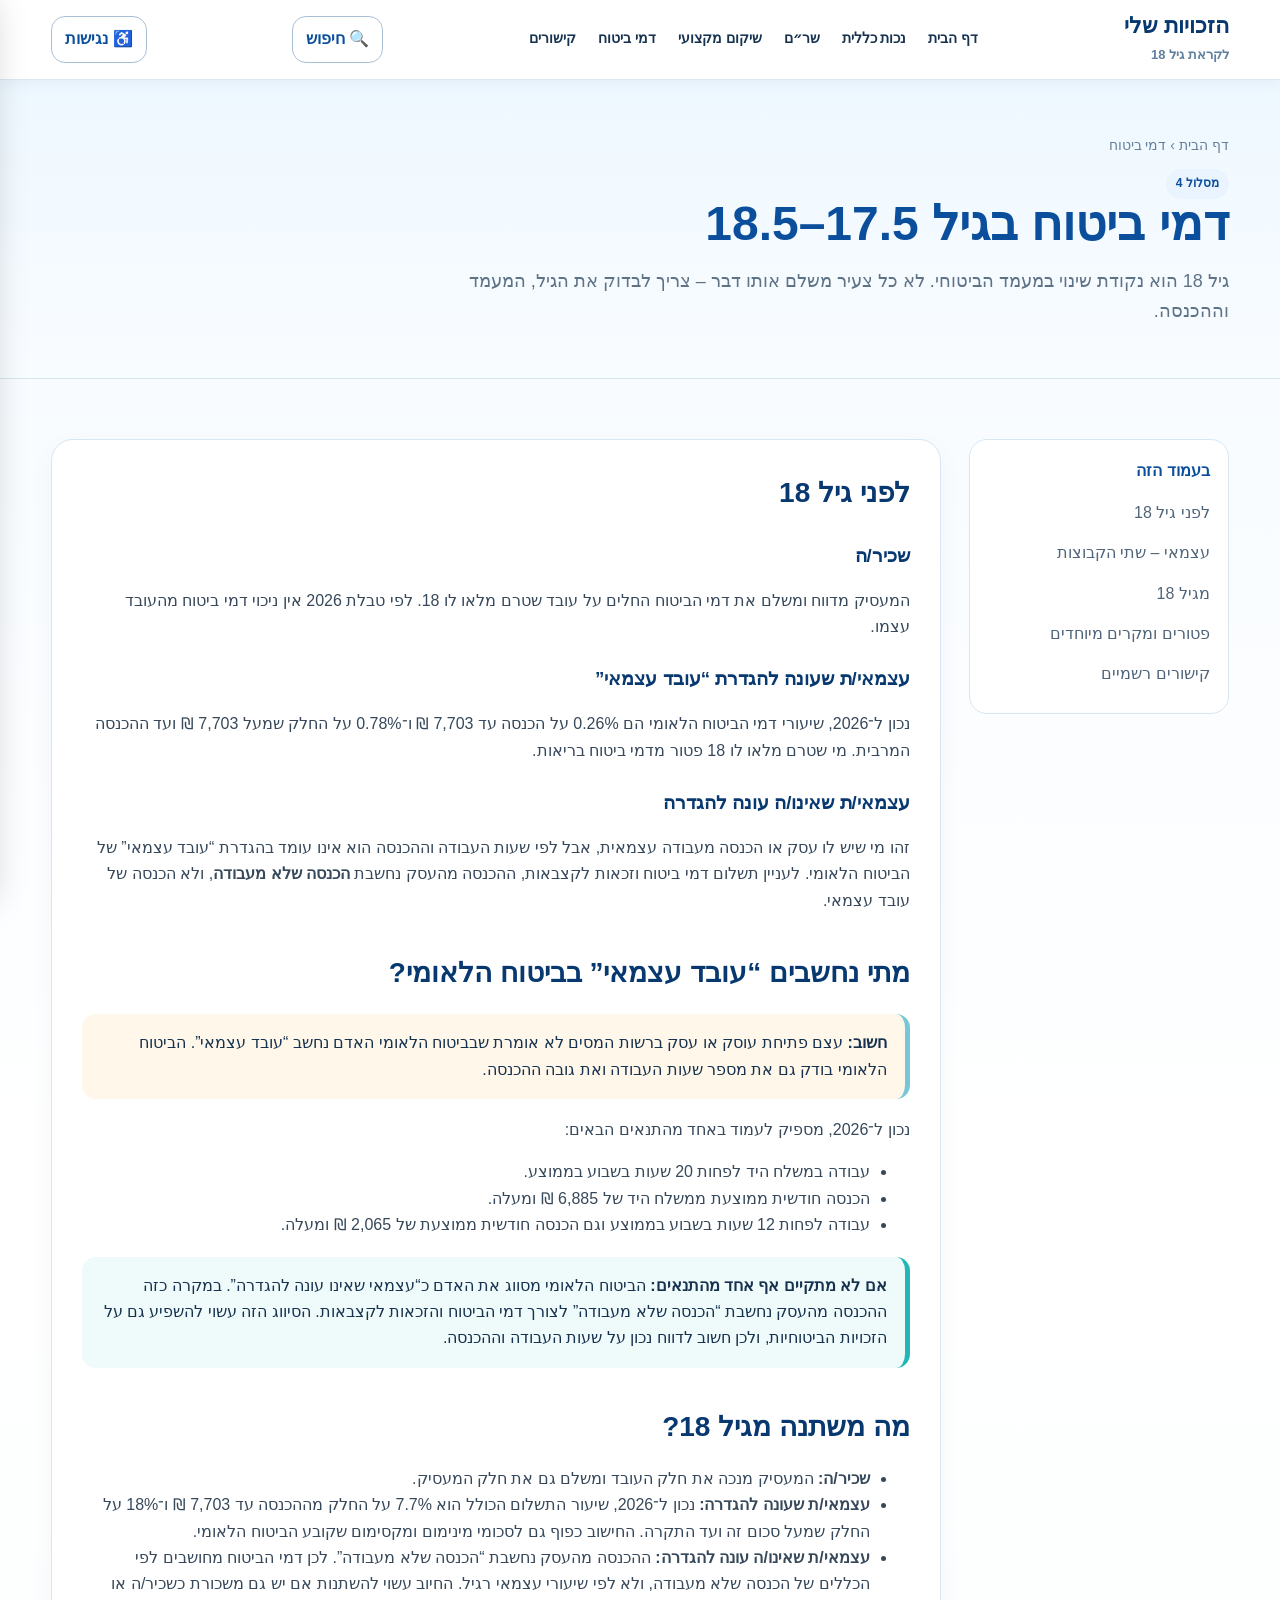
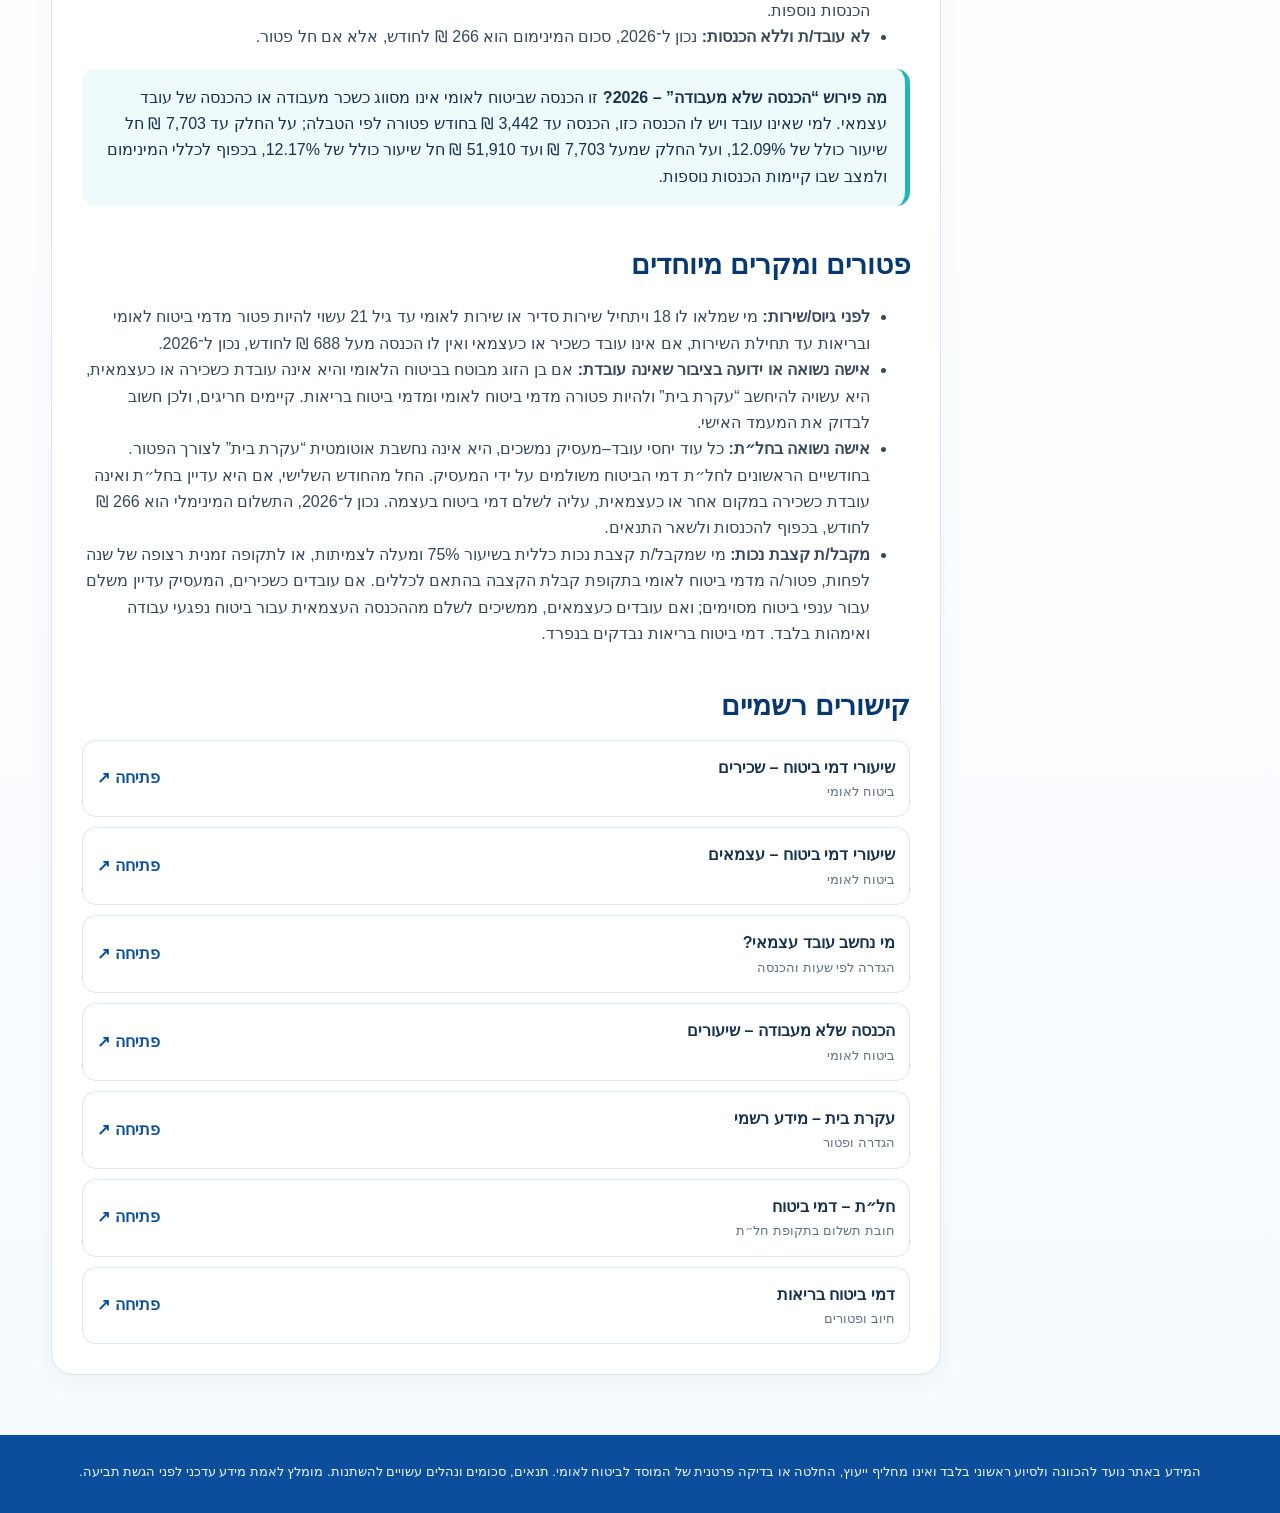
<file: insurance.html>
<!doctype html><html lang="he" dir="rtl"><head><meta charset="utf-8"><meta name="viewport" content="width=device-width,initial-scale=1">
<title>דמי ביטוח בגיל 17.5–18.5</title><link rel="stylesheet" href="styles.css"></head><body>

<div id="search-overlay" class="search-overlay" aria-hidden="true"></div>
<section id="search-modal" class="search-modal" role="dialog" aria-modal="true" aria-hidden="true" aria-labelledby="search-title"><div class="search-head"><h2 id="search-title">חיפוש באתר</h2><button id="search-close" class="search-close" type="button" aria-label="סגירת חיפוש">×</button></div><div class="search-box"><input id="site-search-input" type="search" placeholder="לדוגמה: אי־כושר, שר״ם, עצמאי, גיוס, 20% נכות" autocomplete="off" aria-label="חיפוש באתר"></div><div class="search-help">החיפוש מתבצע בכל עמודי האתר ומציג תוצאות מיידית.</div><div id="search-count" class="search-count"></div><div id="search-results" class="search-results" aria-live="polite"></div></section>
<a class="skip-link" href="#main">דלג/י לתוכן הראשי</a><div id="a11y-overlay" class="a11y-overlay" aria-hidden="true"></div>
<aside id="a11y-panel" class="a11y-panel" aria-hidden="true" aria-labelledby="a11y-title"><div class="a11y-head"><h2 id="a11y-title">אפשרויות נגישות</h2><button id="a11y-close" class="a11y-close" type="button" aria-label="סגירת תפריט נגישות">×</button></div><p class="a11y-intro">אפשר להתאים את תצוגת האתר לצרכים שלך. ההעדפות נשמרות במכשיר.</p><div class="a11y-grid"><button id="font-plus" class="a11y-action" type="button"><span>א+</span>הגדלת טקסט</button><button id="font-minus" class="a11y-action" type="button"><span>א−</span>הקטנת טקסט</button><button class="a11y-action" type="button" data-a11y-toggle="contrast" aria-pressed="false"><span>◐</span>ניגודיות גבוהה</button><button class="a11y-action" type="button" data-a11y-toggle="dark" aria-pressed="false"><span>☾</span>מצב כהה</button><button class="a11y-action" type="button" data-a11y-toggle="links" aria-pressed="false"><span>🔗</span>הדגשת קישורים</button><button class="a11y-action" type="button" data-a11y-toggle="readable" aria-pressed="false"><span>אא</span>גופן קריא</button><button class="a11y-action" type="button" data-a11y-toggle="spacing" aria-pressed="false"><span>↔</span>ריווח טקסט</button><button class="a11y-action" type="button" data-a11y-toggle="motion" aria-pressed="false"><span>Ⅱ</span>עצירת אנימציות</button></div><button id="a11y-reset" class="a11y-reset" type="button">איפוס הגדרות נגישות</button><a class="a11y-statement" href="accessibility.html">הצהרת נגישות</a><div class="a11y-note">הכלים מסייעים בהתאמת התצוגה. נגישות מלאה תלויה גם במבנה האתר, ניווט מקלדת, קוראי מסך ותוכן חלופי.</div></aside>
<header><div class="container nav"><a class="brand" href="index.html">הזכויות שלי<br><small>לקראת גיל 18</small></a><nav class="menu"><a href="index.html">דף הבית</a><a href="disability.html">נכות כללית</a><a href="special-services.html">שר״ם</a><a href="vocational-rehab.html">שיקום מקצועי</a><a href="insurance.html">דמי ביטוח</a><a href="links.html">קישורים</a></nav><button class="search-trigger" type="button" data-search-trigger aria-haspopup="dialog" aria-controls="search-modal">🔍 חיפוש</button><button class="mobile-menu-trigger" type="button" data-mobile-menu-trigger aria-expanded="false" aria-controls="mobile-menu">☰ תפריט</button><button id="a11y-trigger" class="access" type="button" aria-haspopup="dialog" aria-expanded="false" aria-controls="a11y-panel">♿ נגישות</button></div></header>
<div id="mobile-menu" class="mobile-menu" aria-hidden="true"><a href="index.html">דף הבית</a><a href="disability.html">נכות כללית</a><a href="special-services.html">שירותים מיוחדים (שר״ם)</a><a href="vocational-rehab.html">שיקום מקצועי</a><a href="insurance.html">דמי ביטוח</a><a href="links.html">קישורים וכלי עזר</a><button type="button" data-mobile-search>🔍 חיפוש באתר</button></div>
<main id="main"><section class="page-hero"><div class="container"><div class="breadcrumb"><a href="index.html">דף הבית</a> › דמי ביטוח</div><span class="badge">מסלול 4</span><h1>דמי ביטוח בגיל 17.5–18.5</h1><p>גיל 18 הוא נקודת שינוי במעמד הביטוחי. לא כל צעיר משלם אותו דבר – צריך לבדוק את הגיל, המעמד וההכנסה.</p></div></section>
<section class="section"><div class="container content-layout"><aside class="toc"><b>בעמוד הזה</b><a href="#before">לפני גיל 18</a><a href="#self-employed">עצמאי – שתי הקבוצות</a><a href="#after">מגיל 18</a><a href="#exemptions">פטורים ומקרים מיוחדים</a><a href="#links">קישורים רשמיים</a></aside><article class="content">

<h2 id="before">לפני גיל 18</h2>
<h3>שכיר/ה</h3>
<p>המעסיק מדווח ומשלם את דמי הביטוח החלים על עובד שטרם מלאו לו 18. לפי טבלת 2026 אין ניכוי דמי ביטוח מהעובד עצמו.</p>

<h3>עצמאי/ת שעונה להגדרת “עובד עצמאי”</h3>
<p>נכון ל־2026, שיעורי דמי הביטוח הלאומי הם 0.26% על הכנסה עד 7,703 ₪ ו־0.78% על החלק שמעל 7,703 ₪ ועד ההכנסה המרבית. מי שטרם מלאו לו 18 פטור מדמי ביטוח בריאות.</p>

<h3>עצמאי/ת שאינו/ה עונה להגדרה</h3>
<p>זהו מי שיש לו עסק או הכנסה מעבודה עצמאית, אבל לפי שעות העבודה וההכנסה הוא אינו עומד בהגדרת “עובד עצמאי” של הביטוח הלאומי. לעניין תשלום דמי ביטוח וזכאות לקצבאות, ההכנסה מהעסק נחשבת <b>הכנסה שלא מעבודה</b>, ולא הכנסה של עובד עצמאי.</p>

<h2 id="self-employed">מתי נחשבים “עובד עצמאי” בביטוח הלאומי?</h2>
<div class="warning callout"><b>חשוב:</b> עצם פתיחת עוסק או עסק ברשות המסים לא אומרת שבביטוח הלאומי האדם נחשב “עובד עצמאי”. הביטוח הלאומי בודק גם את מספר שעות העבודה ואת גובה ההכנסה.</div>
<p>נכון ל־2026, מספיק לעמוד באחד מהתנאים הבאים:</p>
<ul>
<li>עבודה במשלח היד לפחות 20 שעות בשבוע בממוצע.</li>
<li>הכנסה חודשית ממוצעת ממשלח היד של 6,885 ₪ ומעלה.</li>
<li>עבודה לפחות 12 שעות בשבוע בממוצע וגם הכנסה חודשית ממוצעת של 2,065 ₪ ומעלה.</li>
</ul>
<div class="callout"><b>אם לא מתקיים אף אחד מהתנאים:</b> הביטוח הלאומי מסווג את האדם כ“עצמאי שאינו עונה להגדרה”. במקרה כזה ההכנסה מהעסק נחשבת “הכנסה שלא מעבודה” לצורך דמי הביטוח והזכאות לקצבאות. הסיווג הזה עשוי להשפיע גם על הזכויות הביטוחיות, ולכן חשוב לדווח נכון על שעות העבודה וההכנסה.</div>

<h2 id="after">מה משתנה מגיל 18?</h2>
<ul>
<li><b>שכיר/ה:</b> המעסיק מנכה את חלק העובד ומשלם גם את חלק המעסיק.</li>
<li><b>עצמאי/ת שעונה להגדרה:</b> נכון ל־2026, שיעור התשלום הכולל הוא 7.7% על החלק מההכנסה עד 7,703 ₪ ו־18% על החלק שמעל סכום זה ועד התקרה. החישוב כפוף גם לסכומי מינימום ומקסימום שקובע הביטוח הלאומי.</li>
<li><b>עצמאי/ת שאינו/ה עונה להגדרה:</b> ההכנסה מהעסק נחשבת “הכנסה שלא מעבודה”. לכן דמי הביטוח מחושבים לפי הכללים של הכנסה שלא מעבודה, ולא לפי שיעורי עצמאי רגיל. החיוב עשוי להשתנות אם יש גם משכורת כשכיר/ה או הכנסות נוספות.</li>
<li><b>לא עובד/ת וללא הכנסות:</b> נכון ל־2026, סכום המינימום הוא 266 ₪ לחודש, אלא אם חל פטור.</li>
</ul>
<div class="callout"><b>מה פירוש “הכנסה שלא מעבודה” – 2026?</b> זו הכנסה שביטוח לאומי אינו מסווג כשכר מעבודה או כהכנסה של עובד עצמאי. למי שאינו עובד ויש לו הכנסה כזו, הכנסה עד 3,442 ₪ בחודש פטורה לפי הטבלה; על החלק עד 7,703 ₪ חל שיעור כולל של 12.09%, ועל החלק שמעל 7,703 ₪ ועד 51,910 ₪ חל שיעור כולל של 12.17%, בכפוף לכללי המינימום ולמצב שבו קיימות הכנסות נוספות.</div>

<h2 id="exemptions">פטורים ומקרים מיוחדים</h2>
<ul>
<li><b>לפני גיוס/שירות:</b> מי שמלאו לו 18 ויתחיל שירות סדיר או שירות לאומי עד גיל 21 עשוי להיות פטור מדמי ביטוח לאומי ובריאות עד תחילת השירות, אם אינו עובד כשכיר או כעצמאי ואין לו הכנסה מעל 688 ₪ לחודש, נכון ל־2026.</li>
<li><b>אישה נשואה או ידועה בציבור שאינה עובדת:</b> אם בן הזוג מבוטח בביטוח הלאומי והיא אינה עובדת כשכירה או כעצמאית, היא עשויה להיחשב “עקרת בית” ולהיות פטורה מדמי ביטוח לאומי ומדמי ביטוח בריאות. קיימים חריגים, ולכן חשוב לבדוק את המעמד האישי.</li>
<li><b>אישה נשואה בחל״ת:</b> כל עוד יחסי עובד–מעסיק נמשכים, היא אינה נחשבת אוטומטית “עקרת בית” לצורך הפטור. בחודשיים הראשונים לחל״ת דמי הביטוח משולמים על ידי המעסיק. החל מהחודש השלישי, אם היא עדיין בחל״ת ואינה עובדת כשכירה במקום אחר או כעצמאית, עליה לשלם דמי ביטוח בעצמה. נכון ל־2026, התשלום המינימלי הוא 266 ₪ לחודש, בכפוף להכנסות ולשאר התנאים.</li>
<li><b>מקבל/ת קצבת נכות:</b> מי שמקבל/ת קצבת נכות כללית בשיעור 75% ומעלה לצמיתות, או לתקופה זמנית רצופה של שנה לפחות, פטור/ה מדמי ביטוח לאומי בתקופת קבלת הקצבה בהתאם לכללים. אם עובדים כשכירים, המעסיק עדיין משלם עבור ענפי ביטוח מסוימים; ואם עובדים כעצמאים, ממשיכים לשלם מההכנסה העצמאית עבור ביטוח נפגעי עבודה ואימהות בלבד. דמי ביטוח בריאות נבדקים בנפרד.</li>
</ul>

<h2 id="links">קישורים רשמיים</h2>
<div class="resource-list">
<a class="resource" target="_blank" rel="noopener" href="https://www.btl.gov.il/Insurance/Rates/Pages/%D7%9C%D7%A2%D7%95%D7%91%D7%93%D7%99%D7%9D%20%D7%A9%D7%9B%D7%99%D7%A8%D7%99%D7%9D.aspx"><span><b>שיעורי דמי ביטוח – שכירים</b><div class="meta">ביטוח לאומי</div></span><span class="out">פתיחה ↗</span></a>
<a class="resource" target="_blank" rel="noopener" href="https://www.btl.gov.il/insurance/national%20insurance/type_list/self_employed/pages/rates.aspx"><span><b>שיעורי דמי ביטוח – עצמאים</b><div class="meta">ביטוח לאומי</div></span><span class="out">פתיחה ↗</span></a>
<a class="resource" target="_blank" rel="noopener" href="https://www.btl.gov.il/Insurance/National%20Insurance/type_list/Self_Employed/Pages/default.aspx"><span><b>מי נחשב עובד עצמאי?</b><div class="meta">הגדרה לפי שעות והכנסה</div></span><span class="out">פתיחה ↗</span></a>
<a class="resource" target="_blank" rel="noopener" href="https://www.btl.gov.il/Insurance/Rates/Pages/%D7%9E%D7%99%20%D7%A9%D7%90%D7%99%D7%A0%D7%9D%20%D7%A2%D7%95%D7%91%D7%93%D7%99%D7%9D%20%D7%95%D7%91%D7%A2%D7%9C%D7%99%20%D7%94%D7%9B%D7%A0%D7%A1%D7%94%20%D7%A9%D7%9C%D7%90%20%D7%9E%D7%A2%D7%91%D7%95%D7%93%D7%94.aspx"><span><b>הכנסה שלא מעבודה – שיעורים</b><div class="meta">ביטוח לאומי</div></span><span class="out">פתיחה ↗</span></a>
<a class="resource" target="_blank" rel="noopener" href="https://www.btl.gov.il/Audience/AkeretBayit/Pages/default.aspx"><span><b>עקרת בית – מידע רשמי</b><div class="meta">הגדרה ופטור</div></span><span class="out">פתיחה ↗</span></a>
<a class="resource" target="_blank" rel="noopener" href="https://www.btl.gov.il/Insurance/National%20Insurance/type_list/Employee_in_vacation/Pages/schum.aspx"><span><b>חל״ת – דמי ביטוח</b><div class="meta">חובת תשלום בתקופת חל״ת</div></span><span class="out">פתיחה ↗</span></a>
<a class="resource" target="_blank" rel="noopener" href="https://www.btl.gov.il/Insurance/Health_Insurance/Pages/%D7%97%D7%95%D7%91%D7%AA%20%D7%AA%D7%A9%D7%9C%D7%95%D7%9D%20%D7%93%D7%9E%D7%99%20%D7%91%D7%99%D7%98%D7%95%D7%97%20%D7%91%D7%A8%D7%99%D7%90%D7%95%D7%AA.aspx"><span><b>דמי ביטוח בריאות</b><div class="meta">חיוב ופטורים</div></span><span class="out">פתיחה ↗</span></a>
</div>
</article></div></section></main><footer><div class="container">המידע באתר נועד להכוונה ולסיוע ראשוני בלבד ואינו מחליף ייעוץ, החלטה או בדיקה פרטנית של המוסד לביטוח לאומי. תנאים, סכומים ונהלים עשויים להשתנות. מומלץ לאמת מידע עדכני לפני הגשת תביעה.</div></footer><script src="search-index.js"></script><script src="script.js"></script></body></html>
</file>
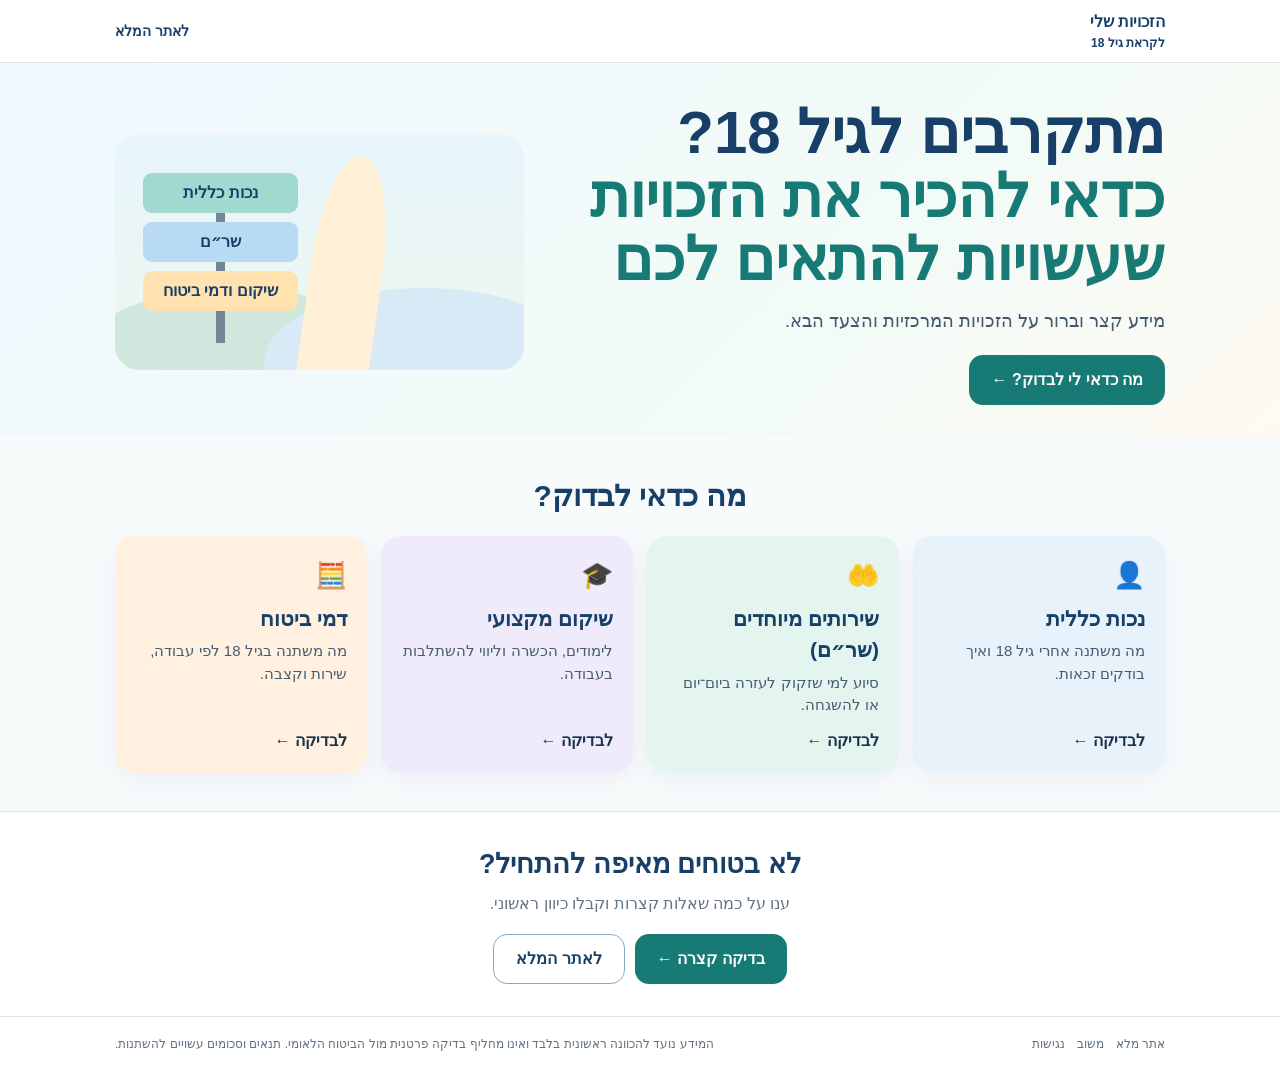
<file: landing-short.html>
<!doctype html>
<html lang="he" dir="rtl">
<head>
<meta charset="utf-8">
<meta name="viewport" content="width=device-width,initial-scale=1,viewport-fit=cover">
<meta name="description" content="מידע קצר וברור לקראת גיל 18 על נכות כללית, שירותים מיוחדים, שיקום מקצועי ודמי ביטוח.">
<meta property="og:title" content="הזכויות שלי – לקראת גיל 18">
<meta property="og:description" content="מידע פשוט וברור על הזכויות שכדאי לבדוק לקראת גיל 18.">
<meta property="og:type" content="website">
<meta property="og:url" content="https://rightslandingpagerefined-2.vercel.app/landing-short.html">
<meta property="og:image" content="https://rightslandingpagerefined-2.vercel.app/share-card.jpg">
<meta property="og:image:type" content="image/jpeg">
<meta property="og:image:width" content="600">
<meta property="og:image:height" content="315">
<meta property="og:image:alt" content="הזכויות שלי – לקראת גיל 18">
<meta name="twitter:card" content="summary_large_image">
<meta name="twitter:title" content="הזכויות שלי – לקראת גיל 18">
<meta name="twitter:description" content="מידע פשוט וברור על הזכויות שכדאי לבדוק לקראת גיל 18.">
<meta name="twitter:image" content="https://rightslandingpagerefined-2.vercel.app/share-card.jpg">
<title>הזכויות שלי – לקראת גיל 18</title>
<style>
:root{--navy:#173f67;--teal:#187a75;--blue:#e7f2fb;--mint:#e4f5ef;--lav:#f0ebfb;--peach:#fff0df;--bg:#f8fbfc;--text:#18324b;--muted:#627487;--line:#dce8ef}
*{box-sizing:border-box}html{scroll-behavior:smooth}body{margin:0;font-family:Arial,"Noto Sans Hebrew",sans-serif;background:var(--bg);color:var(--text);line-height:1.5}a{text-decoration:none;color:inherit}.wrap{width:min(1050px,calc(100% - 26px));margin:auto}.skip{position:absolute;right:12px;top:-80px;background:#fff;color:var(--navy);padding:10px 14px;border:2px solid var(--navy);border-radius:8px;z-index:20}.skip:focus{top:10px}a:focus-visible{outline:3px solid #173f67;outline-offset:3px;border-radius:5px}header{background:#fff;border-bottom:1px solid var(--line)}.top{min-height:62px;display:flex;align-items:center;justify-content:space-between;gap:14px}.brand{font-weight:800;color:var(--navy)}.brand small{display:block;font-size:12px}.top>a:last-child{font-size:14px;font-weight:700;color:var(--navy)}.hero{padding:38px 0 30px;background:linear-gradient(135deg,#eff8ff,#f3fbf7 68%,#fff9f2)}.heroGrid{display:grid;grid-template-columns:1.2fr .8fr;gap:28px;align-items:center}h1{margin:0;color:var(--navy);font-size:clamp(38px,5vw,60px);line-height:1.06}.accent{color:var(--teal)}.hero p{font-size:18px;color:#41586d;margin:16px 0 20px;max-width:610px}.btn{display:inline-flex;align-items:center;justify-content:center;min-height:50px;padding:0 22px;border-radius:14px;font-weight:800}.primary{background:var(--teal);color:white}.secondary{background:white;border:1px solid #82aac7;color:var(--navy)}.art{min-height:235px;border-radius:24px;background:linear-gradient(180deg,#e7f4fb,#edf8ef);position:relative;overflow:hidden}.hill1,.hill2{position:absolute;bottom:-68px;width:320px;height:150px;border-radius:50% 50% 0 0}.hill1{left:-40px;background:#cfe7dc}.hill2{right:-60px;background:#d8eaf6}.path{position:absolute;left:48%;bottom:-10px;width:72px;height:225px;background:#fff0d7;border-radius:60% 60% 0 0;transform:rotate(8deg)}.sign{position:absolute;left:28px;top:38px;width:155px}.post{width:9px;height:170px;background:#738797;margin:auto}.s{position:absolute;right:0;width:155px;padding:8px;border-radius:9px;text-align:center;font-weight:800;color:var(--navy)}.s1{top:0;background:#9fd9cf}.s2{top:49px;background:#b8daf2}.s3{top:98px;background:#ffe2af}.rights{padding:38px 0}.title{text-align:center;color:var(--navy);font-size:30px;margin:0 0 18px}.cards{display:grid;grid-template-columns:repeat(4,1fr);gap:14px}.card{border-radius:20px;padding:20px;display:flex;flex-direction:column;min-height:190px;box-shadow:0 7px 24px rgba(30,70,100,.06)}.blue{background:var(--blue)}.mint{background:var(--mint)}.lav{background:var(--lav)}.peach{background:var(--peach)}.icon{font-size:26px}.card h3{font-size:21px;color:var(--navy);margin:8px 0 6px}.card p{font-size:15px;color:#465d71;margin:0 0 12px}.card a{margin-top:auto;font-weight:800}.quick{padding:32px 0;background:#fff;border-top:1px solid var(--line);text-align:center}.quick h2{font-size:27px;color:var(--navy);margin:0 0 8px}.quick p{margin:0 0 18px;color:var(--muted)}.actions{display:flex;justify-content:center;gap:10px;flex-wrap:wrap}footer{background:#fff;border-top:1px solid var(--line);padding:18px 0;font-size:12px;color:#607386}.foot{display:flex;justify-content:space-between;gap:18px;flex-wrap:wrap}.footlinks{display:flex;gap:12px;flex-wrap:wrap}
@media(max-width:850px){.heroGrid{grid-template-columns:1fr}.art{display:none}.cards{grid-template-columns:repeat(2,1fr)}}
@media(max-width:560px){.wrap{width:calc(100% - 22px)}.hero{padding:26px 0 24px}.hero h1{font-size:38px}.hero p{font-size:16px}.btn{width:100%}.cards{grid-template-columns:1fr}.rights{padding:30px 0}.title{font-size:27px}.card{min-height:0}.actions{display:grid}.quick{padding:26px 0}.foot{display:block}.footlinks{margin-bottom:10px}}
</style>
</head>
<body>
<a class="skip" href="#main">דלג/י לתוכן הראשי</a>
<header><div class="wrap top"><a class="brand" href="index.html">הזכויות שלי<small>לקראת גיל 18</small></a><a href="index.html">לאתר המלא</a></div></header>
<main id="main">
<section class="hero"><div class="wrap heroGrid"><div><h1>מתקרבים לגיל 18?<br><span class="accent">כדאי להכיר את הזכויות שעשויות להתאים לכם</span></h1><p>מידע קצר וברור על הזכויות המרכזיות והצעד הבא.</p><a class="btn primary" href="#rights">מה כדאי לי לבדוק? ←</a></div><div class="art" aria-hidden="true"><div class="hill1"></div><div class="hill2"></div><div class="path"></div><div class="sign"><div class="post"></div><div class="s s1">נכות כללית</div><div class="s s2">שר״ם</div><div class="s s3">שיקום ודמי ביטוח</div></div></div></div></section>
<section class="rights" id="rights"><div class="wrap"><h2 class="title">מה כדאי לבדוק?</h2><div class="cards"><article class="card blue"><div class="icon" aria-hidden="true">👤</div><h3>נכות כללית</h3><p>מה משתנה אחרי גיל 18 ואיך בודקים זכאות.</p><a href="disability.html">לבדיקה ←</a></article><article class="card mint"><div class="icon" aria-hidden="true">🤲</div><h3>שירותים מיוחדים (שר״ם)</h3><p>סיוע למי שזקוק לעזרה ביום־יום או להשגחה.</p><a href="special-services.html">לבדיקה ←</a></article><article class="card lav"><div class="icon" aria-hidden="true">🎓</div><h3>שיקום מקצועי</h3><p>לימודים, הכשרה וליווי להשתלבות בעבודה.</p><a href="vocational-rehab.html">לבדיקה ←</a></article><article class="card peach"><div class="icon" aria-hidden="true">🧮</div><h3>דמי ביטוח</h3><p>מה משתנה בגיל 18 לפי עבודה, שירות וקצבה.</p><a href="insurance.html">לבדיקה ←</a></article></div></div></section>
<section class="quick"><div class="wrap"><h2>לא בטוחים מאיפה להתחיל?</h2><p>ענו על כמה שאלות קצרות וקבלו כיוון ראשוני.</p><div class="actions"><a class="btn primary" href="index.html#check">בדיקה קצרה ←</a><a class="btn secondary" href="index.html">לאתר המלא</a></div></div></section>
</main>
<footer><div class="wrap foot"><div class="footlinks"><a href="index.html">אתר מלא</a><a href="feedback.html">משוב</a><a href="accessibility.html">נגישות</a></div><div>המידע נועד להכוונה ראשונית בלבד ואינו מחליף בדיקה פרטנית מול הביטוח הלאומי. תנאים וסכומים עשויים להשתנות.</div></div></footer>
</body>
</html>
</file>
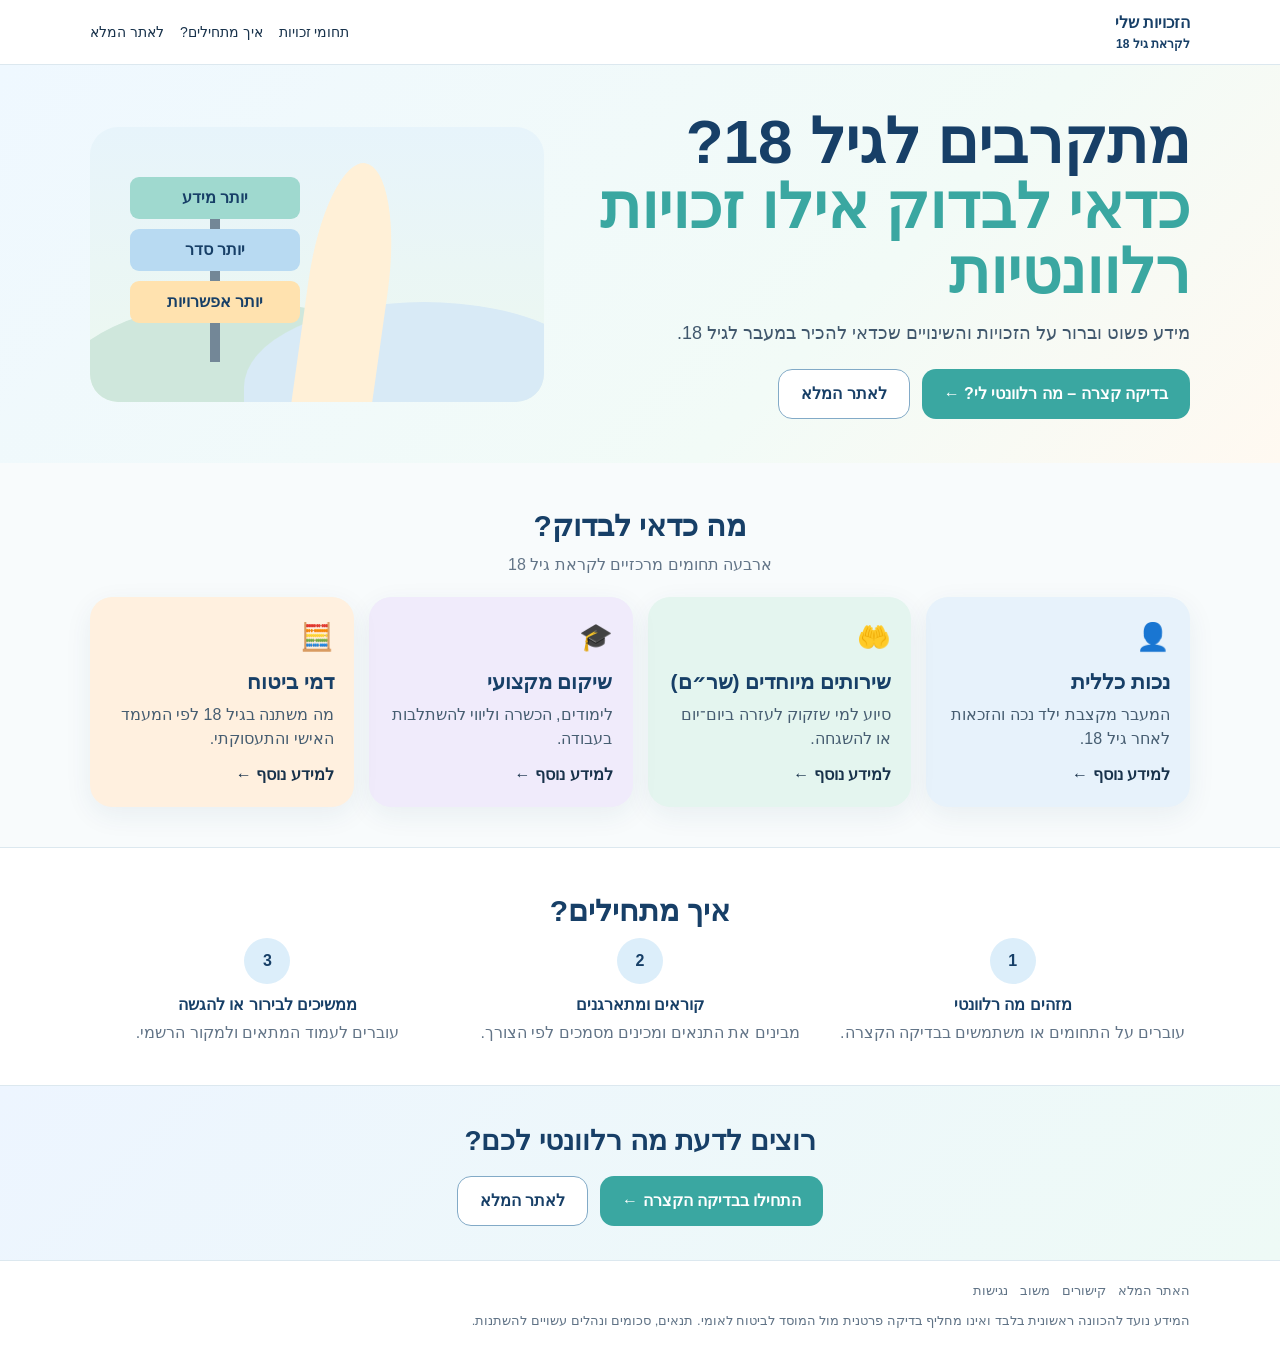
<file: landing-test.html>
<!doctype html>
<html lang="he" dir="rtl">
<head>
<meta charset="utf-8">
<meta name="viewport" content="width=device-width,initial-scale=1,viewport-fit=cover">
<title>הזכויות שלי – לקראת גיל 18</title>
<style>
:root{--navy:#173f67;--teal:#3aa7a1;--blue:#e7f2fb;--mint:#e4f5ef;--lav:#f0ebfb;--peach:#fff0df;--bg:#f8fbfc;--text:#18324b;--muted:#627487;--line:#dce8ef}
*{box-sizing:border-box}html{scroll-behavior:smooth}body{margin:0;font-family:Arial,"Noto Sans Hebrew",sans-serif;background:var(--bg);color:var(--text);line-height:1.5}a{text-decoration:none;color:inherit}.wrap{width:min(1100px,calc(100% - 28px));margin:auto}header{position:sticky;top:0;z-index:10;background:#fffffff2;border-bottom:1px solid var(--line)}.top{min-height:64px;display:flex;align-items:center;justify-content:space-between}.brand{font-weight:800;color:var(--navy)}.brand small{display:block;font-size:12px}.nav{display:flex;gap:16px;font-size:14px}.menuBtn{display:none;border:0;background:transparent;font-size:25px;color:var(--navy)}.mobile{display:none;background:#fff;border-top:1px solid var(--line);padding:10px 14px}.mobile.open{display:grid}.mobile a{padding:12px 4px;border-bottom:1px solid #edf2f5}.hero{padding:44px 0;background:linear-gradient(135deg,#eff8ff,#f2fbf7 65%,#fff9f1)}.heroGrid{display:grid;grid-template-columns:1.15fr .85fr;gap:32px;align-items:center}h1{margin:0;color:var(--navy);font-size:clamp(40px,5vw,62px);line-height:1.05}.accent{color:var(--teal)}.hero p{font-size:18px;color:#41586d;max-width:620px;margin:16px 0 22px}.actions{display:flex;gap:12px;flex-wrap:wrap}.btn{display:inline-flex;justify-content:center;align-items:center;min-height:50px;padding:0 22px;border-radius:14px;font-weight:800}.primary{background:var(--teal);color:white}.secondary{background:white;border:1px solid #82aac7;color:var(--navy)}.art{min-height:275px;border-radius:28px;background:linear-gradient(180deg,#e7f4fb,#edf8ef);position:relative;overflow:hidden}.hill1,.hill2{position:absolute;bottom:-70px;width:360px;height:170px;border-radius:50% 50% 0 0}.hill1{left:-30px;background:#cfe7dc}.hill2{right:-60px;background:#d8eaf6}.path{position:absolute;left:48%;bottom:-10px;width:80px;height:250px;background:#fff0d7;border-radius:60% 60% 0 0;transform:rotate(8deg)}.sign{position:absolute;left:40px;top:50px;width:170px}.post{width:10px;height:185px;background:#738797;margin:auto}.s{position:absolute;right:0;width:170px;padding:9px;border-radius:9px;text-align:center;font-weight:800;color:var(--navy)}.s1{top:0;background:#9fd9cf}.s2{top:52px;background:#b8daf2}.s3{top:104px;background:#ffe2af}section{padding:40px 0}.title{text-align:center;color:var(--navy);font-size:30px;margin:0 0 5px}.sub{text-align:center;color:var(--muted);margin-bottom:20px}.cards{display:grid;grid-template-columns:repeat(4,1fr);gap:15px}.card{border-radius:22px;padding:20px;min-height:210px;display:flex;flex-direction:column;box-shadow:0 8px 28px rgba(30,70,100,.07)}.blue{background:var(--blue)}.mint{background:var(--mint)}.lav{background:var(--lav)}.peach{background:var(--peach)}.icon{font-size:27px}.card h3{color:var(--navy);margin:8px 0 6px;font-size:21px}.card p{margin:0 0 12px;color:#465d71}.card a{margin-top:auto;font-weight:800}.steps{background:#fff;border-block:1px solid var(--line)}.stepGrid{display:grid;grid-template-columns:repeat(3,1fr);gap:18px}.step{text-align:center}.num{width:46px;height:46px;border-radius:50%;display:grid;place-items:center;margin:0 auto 9px;background:#dceefa;color:var(--navy);font-weight:900}.step h4{margin:0 0 4px;color:var(--navy)}.step p{margin:0;color:var(--muted)}.final{padding:34px 0;background:linear-gradient(135deg,#edf5ff,#eefaf6);text-align:center}.final h2{color:var(--navy);font-size:28px;margin:0 0 14px}footer{background:#fff;border-top:1px solid var(--line);padding:20px 0;font-size:13px;color:#607386}.footlinks{display:flex;flex-wrap:wrap;gap:12px;margin-bottom:10px}
@media(max-width:900px){.nav{display:none}.menuBtn{display:block}.heroGrid{grid-template-columns:1fr}.cards{grid-template-columns:repeat(2,1fr)}.stepGrid{grid-template-columns:1fr}}
@media(max-width:560px){.wrap{width:calc(100% - 22px)}.hero{padding:26px 0}.hero h1{font-size:38px}.hero p{font-size:17px}.actions{display:grid}.btn{width:100%}.art{min-height:215px}.sign{left:20px;top:34px;transform:scale(.84);transform-origin:left top}section{padding:32px 0}.title{font-size:27px}.cards{grid-template-columns:1fr}.card{min-height:0}.step{text-align:right;display:grid;grid-template-columns:50px 1fr;column-gap:10px}.step .num{grid-row:1/3;margin:0}.step h4,.step p{margin:0}}
</style>
</head>
<body>
<header><div class="wrap top"><a class="brand" href="landing-test.html">הזכויות שלי<small>לקראת גיל 18</small></a><nav class="nav"><a href="#rights">תחומי זכויות</a><a href="#how">איך מתחילים?</a><a href="index.html">לאתר המלא</a></nav><button class="menuBtn" type="button" aria-label="פתיחת תפריט" aria-expanded="false" aria-controls="mobileMenu">☰</button></div><div id="mobileMenu" class="mobile"><a href="#rights">תחומי זכויות</a><a href="#how">איך מתחילים?</a><a href="index.html#check">בדיקה קצרה</a><a href="index.html">לאתר המלא</a></div></header>
<main>
<section class="hero"><div class="wrap heroGrid"><div><h1>מתקרבים לגיל 18?<br><span class="accent">כדאי לבדוק אילו זכויות רלוונטיות</span></h1><p>מידע פשוט וברור על הזכויות והשינויים שכדאי להכיר במעבר לגיל 18.</p><div class="actions"><a class="btn primary" href="index.html#check">בדיקה קצרה – מה רלוונטי לי? ←</a><a class="btn secondary" href="index.html">לאתר המלא</a></div></div><div class="art" aria-hidden="true"><div class="hill1"></div><div class="hill2"></div><div class="path"></div><div class="sign"><div class="post"></div><div class="s s1">יותר מידע</div><div class="s s2">יותר סדר</div><div class="s s3">יותר אפשרויות</div></div></div></div></section>
<section id="rights"><div class="wrap"><h2 class="title">מה כדאי לבדוק?</h2><div class="sub">ארבעה תחומים מרכזיים לקראת גיל 18</div><div class="cards"><article class="card blue"><div class="icon">👤</div><h3>נכות כללית</h3><p>המעבר מקצבת ילד נכה והזכאות לאחר גיל 18.</p><a href="disability.html">למידע נוסף ←</a></article><article class="card mint"><div class="icon">🤲</div><h3>שירותים מיוחדים (שר״ם)</h3><p>סיוע למי שזקוק לעזרה ביום־יום או להשגחה.</p><a href="special-services.html">למידע נוסף ←</a></article><article class="card lav"><div class="icon">🎓</div><h3>שיקום מקצועי</h3><p>לימודים, הכשרה וליווי להשתלבות בעבודה.</p><a href="vocational-rehab.html">למידע נוסף ←</a></article><article class="card peach"><div class="icon">🧮</div><h3>דמי ביטוח</h3><p>מה משתנה בגיל 18 לפי המעמד האישי והתעסוקתי.</p><a href="insurance.html">למידע נוסף ←</a></article></div></div></section>
<section class="steps" id="how"><div class="wrap"><h2 class="title">איך מתחילים?</h2><div class="stepGrid"><div class="step"><div class="num">1</div><h4>מזהים מה רלוונטי</h4><p>עוברים על התחומים או משתמשים בבדיקה הקצרה.</p></div><div class="step"><div class="num">2</div><h4>קוראים ומתארגנים</h4><p>מבינים את התנאים ומכינים מסמכים לפי הצורך.</p></div><div class="step"><div class="num">3</div><h4>ממשיכים לבירור או להגשה</h4><p>עוברים לעמוד המתאים ולמקור הרשמי.</p></div></div></div></section>
<section class="final"><div class="wrap"><h2>רוצים לדעת מה רלוונטי לכם?</h2><div class="actions" style="justify-content:center"><a class="btn primary" href="index.html#check">התחילו בבדיקה הקצרה ←</a><a class="btn secondary" href="index.html">לאתר המלא</a></div></div></section>
</main>
<footer><div class="wrap"><div class="footlinks"><a href="index.html">האתר המלא</a><a href="links.html">קישורים</a><a href="feedback.html">משוב</a><a href="accessibility.html">נגישות</a></div><div>המידע נועד להכוונה ראשונית בלבד ואינו מחליף בדיקה פרטנית מול המוסד לביטוח לאומי. תנאים, סכומים ונהלים עשויים להשתנות.</div></div></footer>
<script>const b=document.querySelector('.menuBtn'),m=document.getElementById('mobileMenu');b.addEventListener('click',()=>{const o=m.classList.toggle('open');b.setAttribute('aria-expanded',o?'true':'false')});m.querySelectorAll('a').forEach(a=>a.addEventListener('click',()=>{m.classList.remove('open');b.setAttribute('aria-expanded','false')}));</script>
</body>
</html>
</file>
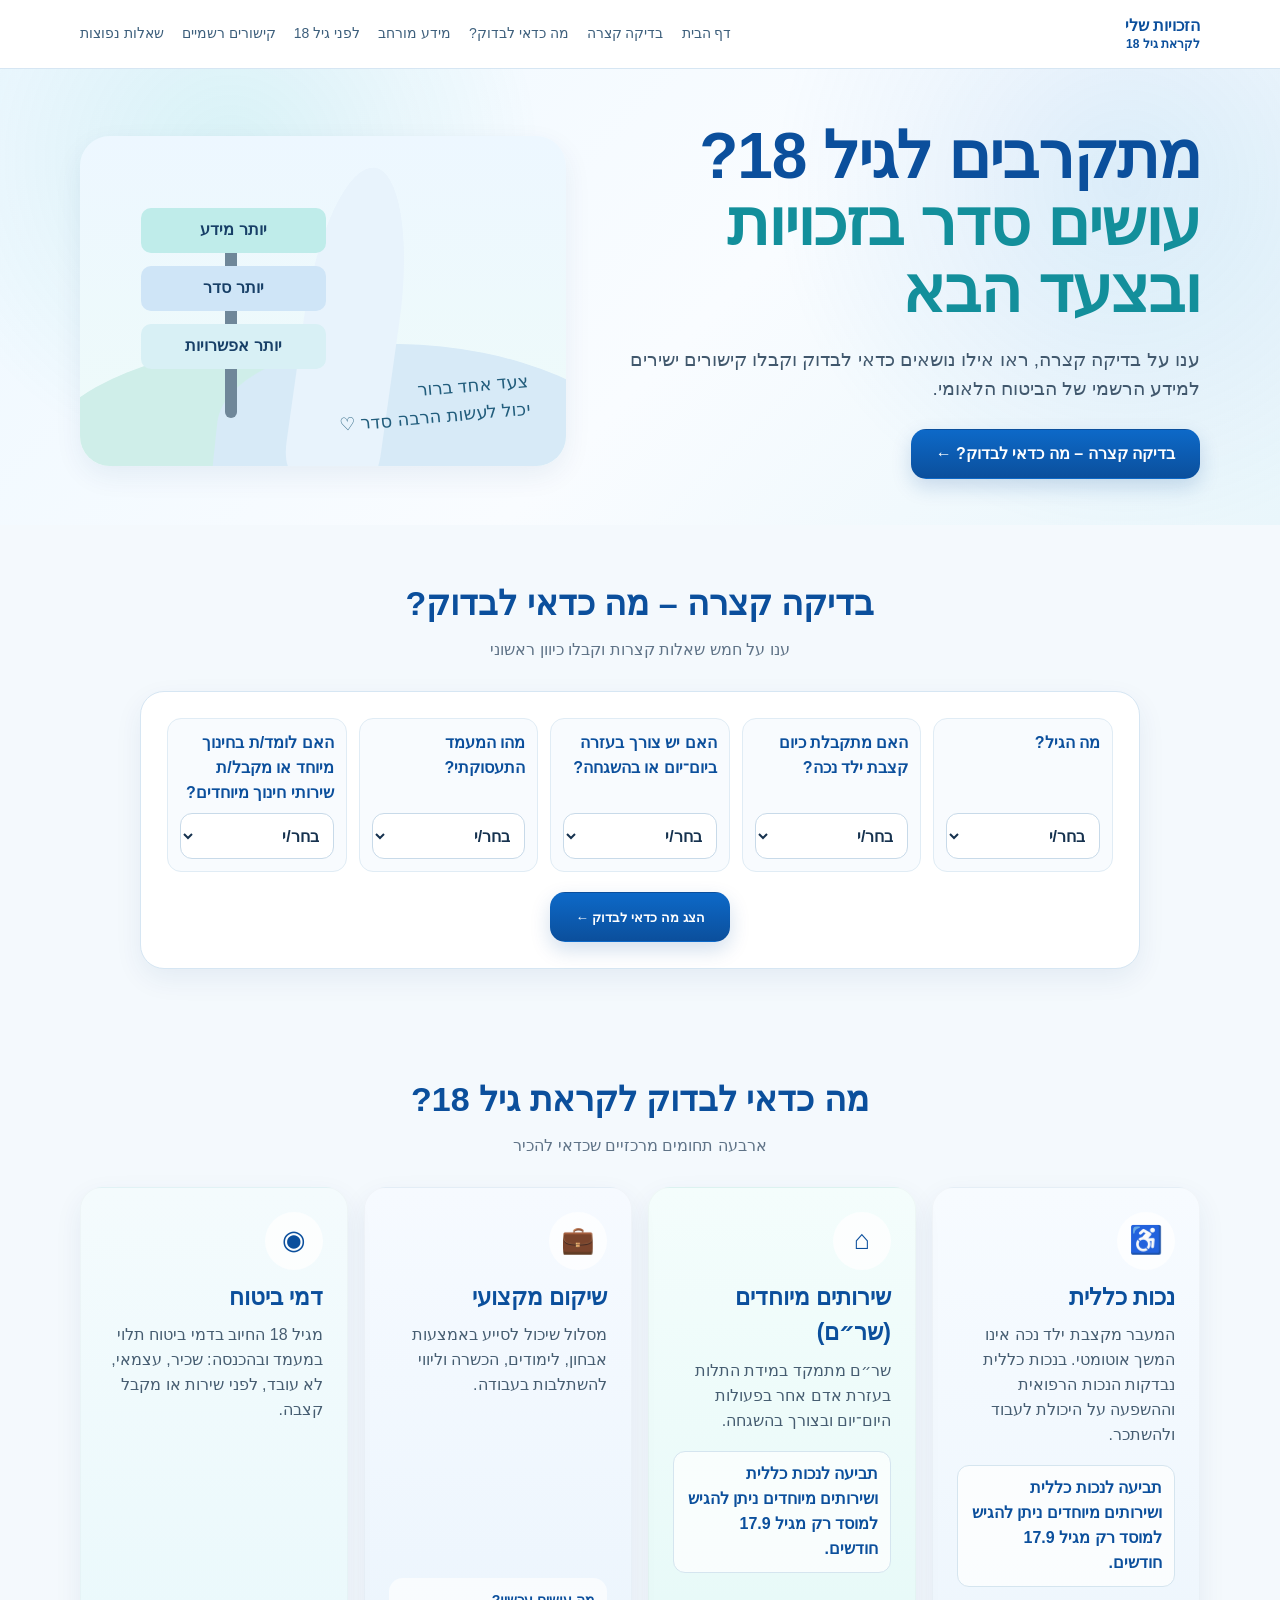
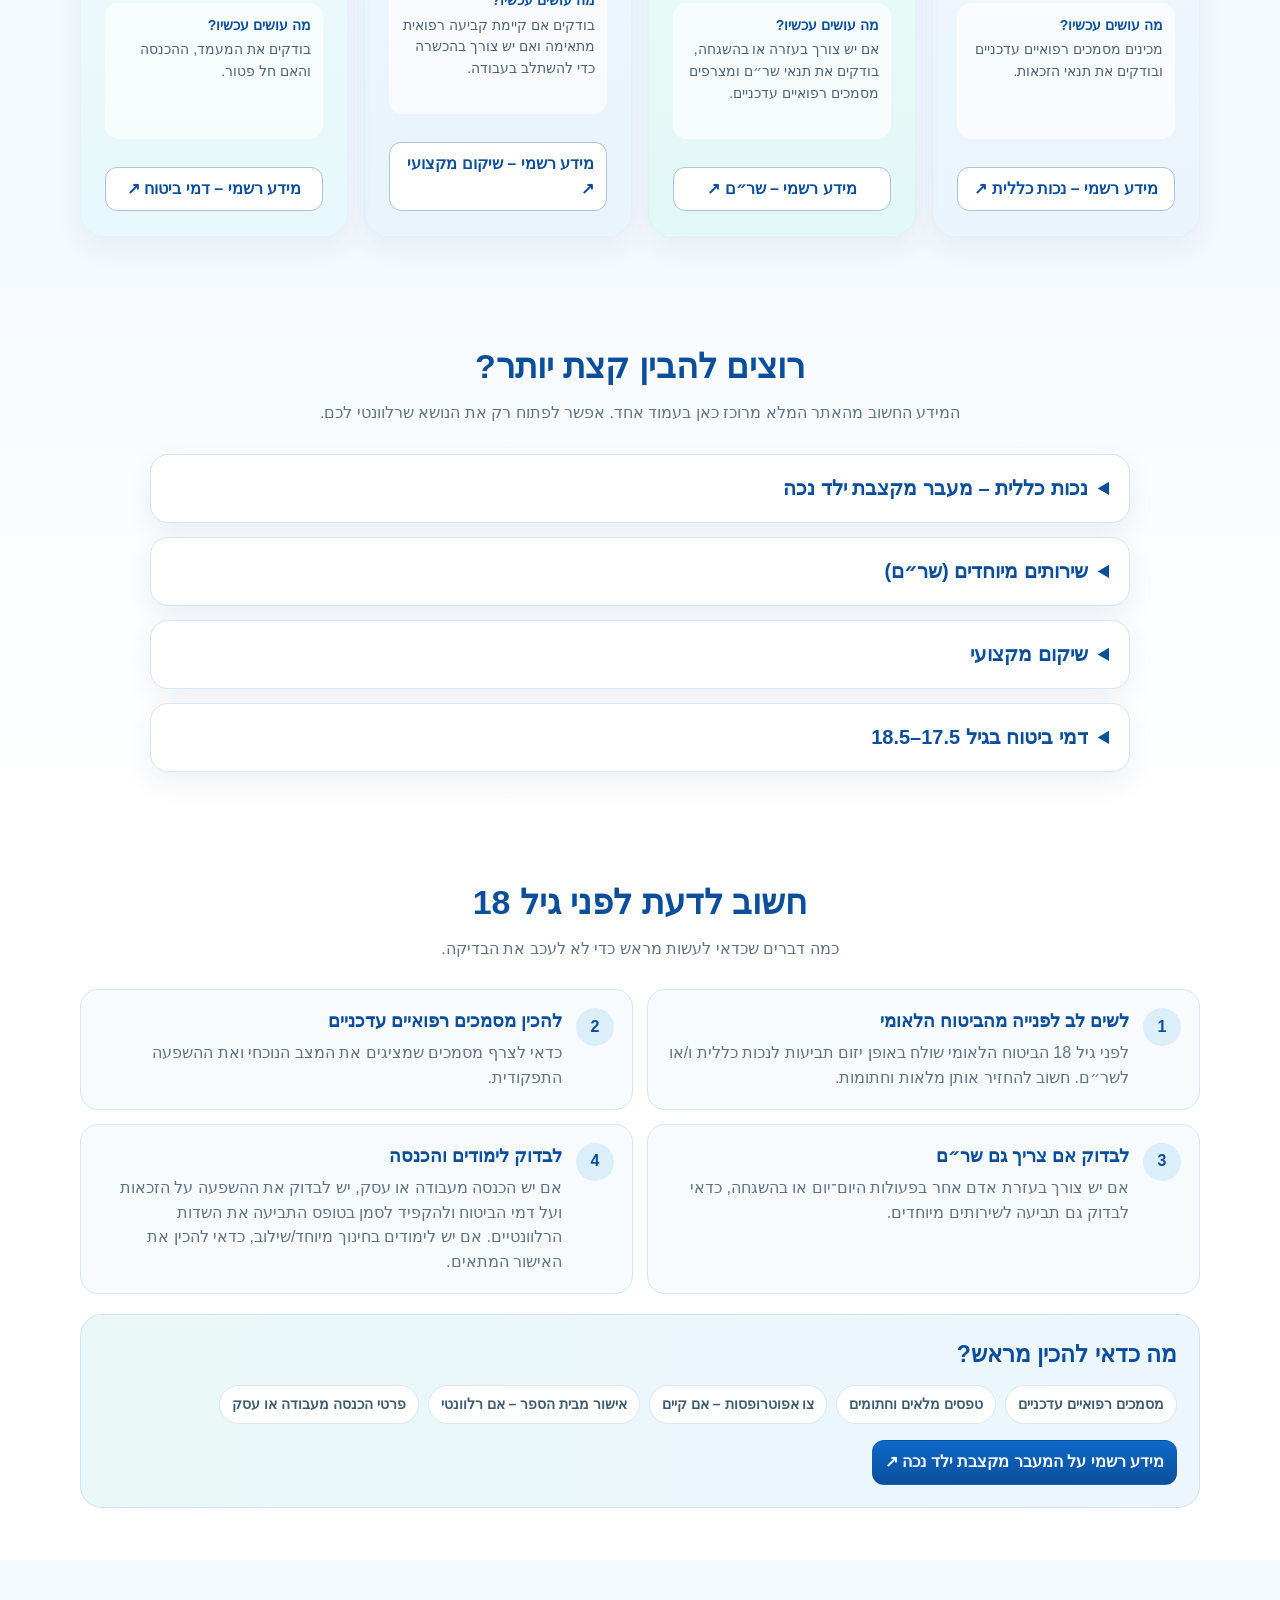
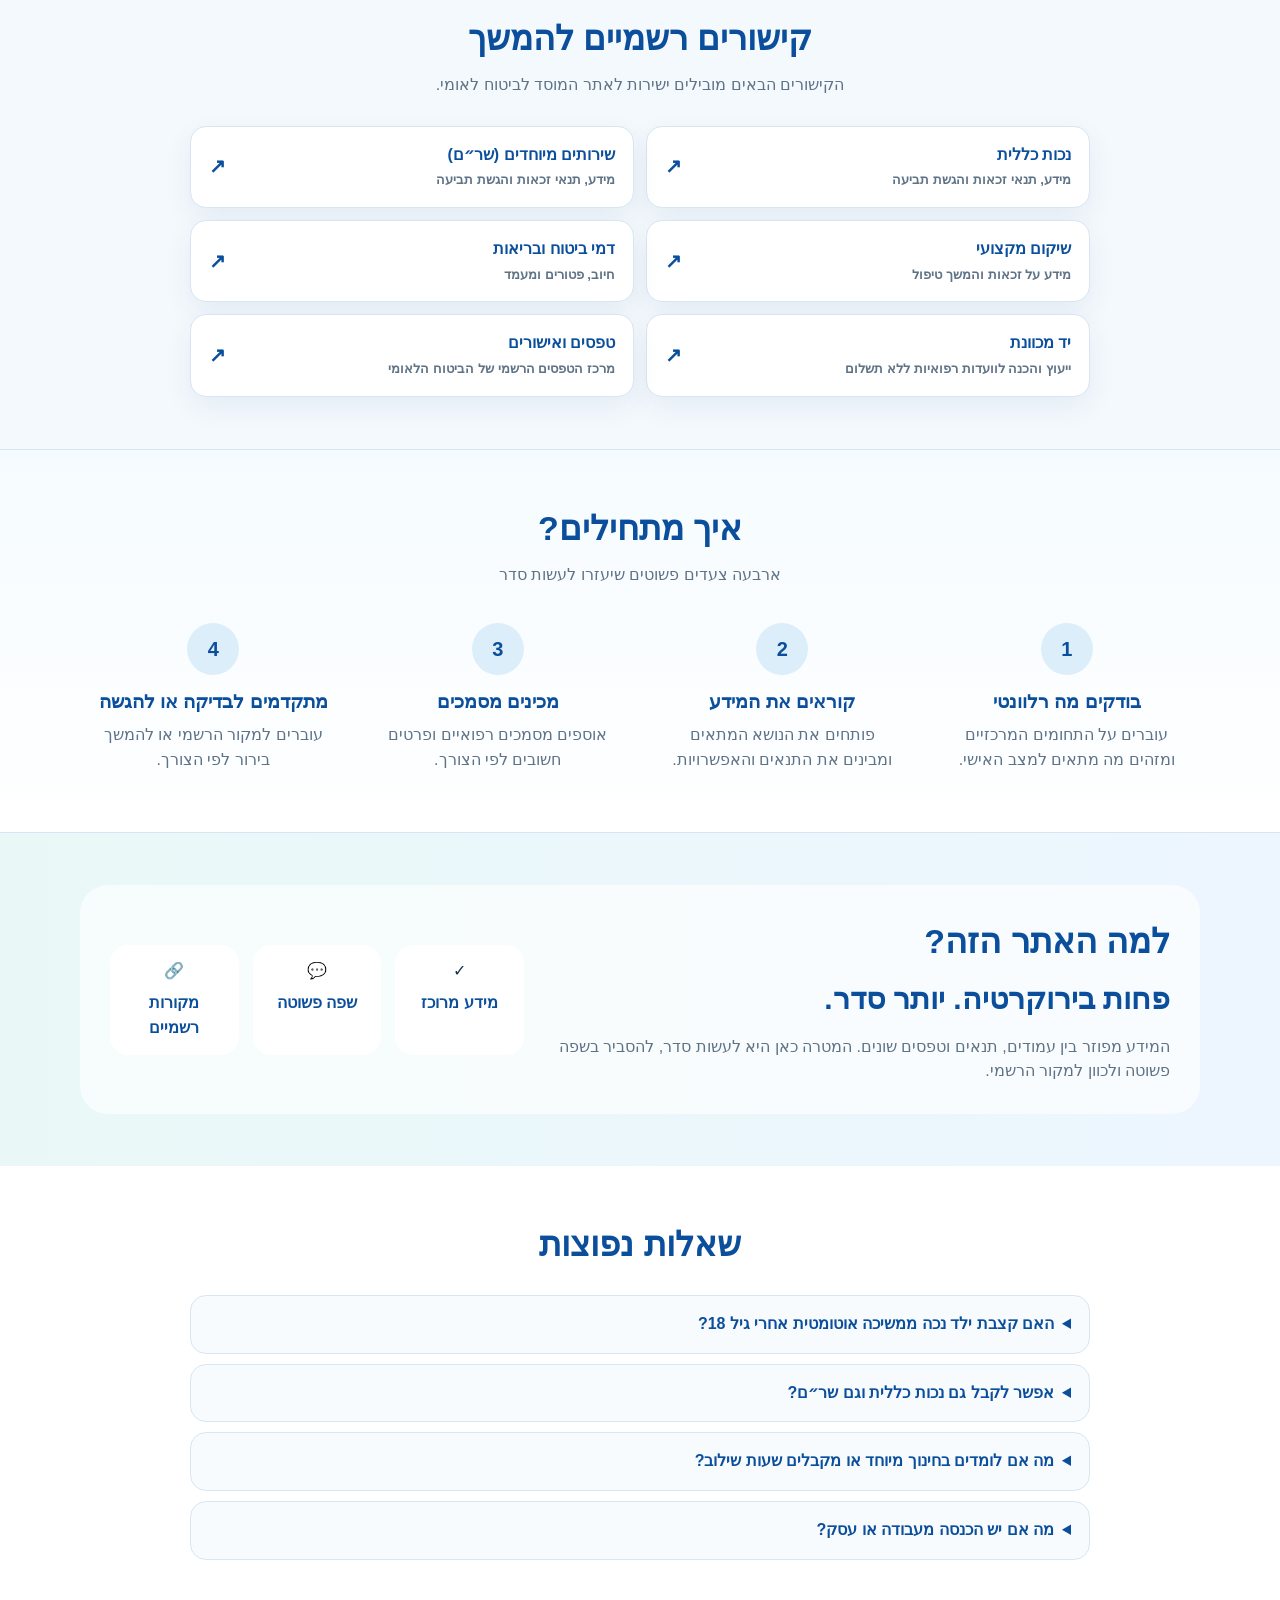
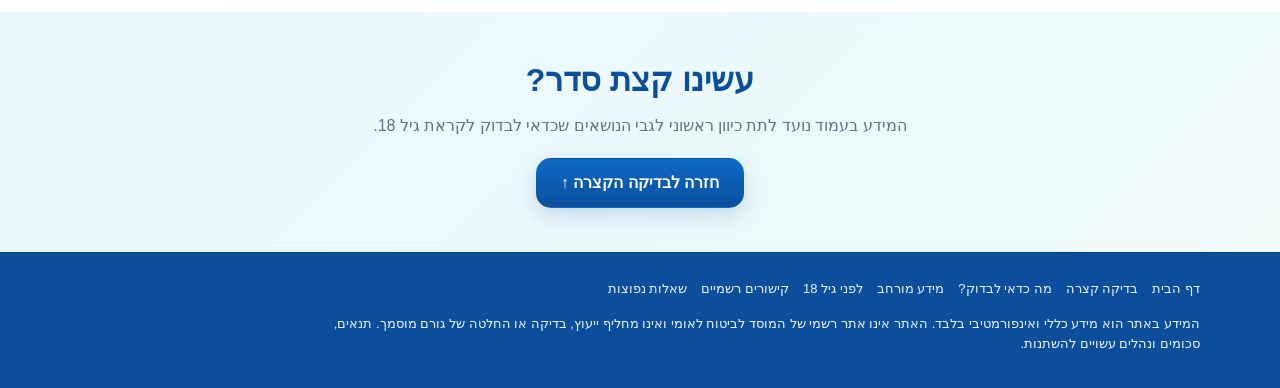
<file: landing.html>
<!doctype html>
<html lang="he" dir="rtl">
<head>
  <meta charset="utf-8">
  <meta name="viewport" content="width=device-width, initial-scale=1, viewport-fit=cover">
  <meta name="theme-color" content="#f7fbfc">
  <title>הזכויות שלי – לקראת גיל 18</title>
  <meta name="description" content="מידע פשוט וברור על זכויות לקראת גיל 18, שאלון קצר וקישורים רשמיים לביטוח הלאומי.">
  <meta property="og:type" content="website">
  <meta property="og:title" content="הזכויות שלי – לקראת גיל 18">
  <meta property="og:description" content="מידע פשוט וברור על זכויות לקראת גיל 18, שאלון קצר וקישורים רשמיים לביטוח הלאומי.">
  <meta property="og:url" content="https://rightslandingpagerefined-2.vercel.app/landing.html?v=12">
  <meta property="og:image" content="https://rightslandingpagerefined-2.vercel.app/share-card.jpg?v=12">
  <meta property="og:image:url" content="https://rightslandingpagerefined-2.vercel.app/share-card.jpg?v=12">
  <meta property="og:image:secure_url" content="https://rightslandingpagerefined-2.vercel.app/share-card.jpg?v=12">
  <meta property="og:image:type" content="image/jpeg">
  <meta property="og:image:width" content="600">
  <meta property="og:image:height" content="315">
  <meta property="og:image:alt" content="הזכויות שלי – לקראת גיל 18">
  <meta name="twitter:card" content="summary_large_image">
  <meta name="twitter:title" content="הזכויות שלי – לקראת גיל 18">
  <meta name="twitter:description" content="מידע פשוט וברור על זכויות לקראת גיל 18, שאלון קצר וקישורים רשמיים לביטוח הלאומי.">
  <meta name="twitter:image" content="https://rightslandingpagerefined-2.vercel.app/share-card.jpg?v=12">
  <link rel="canonical" href="https://rightslandingpagerefined-2.vercel.app/landing.html">
  <link rel="image_src" href="https://rightslandingpagerefined-2.vercel.app/share-card.jpg?v=12">
  <meta property="og:locale" content="he_IL">
  <meta itemprop="name" content="הזכויות שלי – לקראת גיל 18">
  <meta itemprop="description" content="מידע פשוט וברור על זכויות לקראת גיל 18, שאלון קצר וקישורים רשמיים לביטוח הלאומי.">
  <meta itemprop="image" content="https://rightslandingpagerefined-2.vercel.app/share-card.jpg?v=12">
  <script type="application/ld+json">
  {
    "@context": "https://schema.org",
    "@type": "WebPage",
    "name": "הזכויות שלי – לקראת גיל 18",
    "description": "מידע פשוט וברור על זכויות לקראת גיל 18, שאלון קצר וקישורים רשמיים לביטוח הלאומי.",
    "url": "https://rightslandingpagerefined-2.vercel.app/landing.html",
    "inLanguage": "he",
    "primaryImageOfPage": {
      "@type": "ImageObject",
      "url": "https://rightslandingpagerefined-2.vercel.app/share-card.jpg?v=12",
      "width": 600,
      "height": 315
    }
  }
  </script>
  <style>
    :root{
      --navy:#0b4f9c;
      --navy2:#07386f;
      --blue:#3f77b6;
      --teal:#22b7b5;
      --mint:#e1f8f6;
      --lav:#e8f3fc;
      --peach:#e6f8fb;
      --sky:#edf6ff;
      --ink:#16324f;
      --muted:#5f7387;
      --line:#d6e6f3;
      --paper:#ffffff;
      --bg:#f4f9fd;
      --radius:22px;
      --shadow:0 10px 28px rgba(8,58,112,.07);
    }

    *{box-sizing:border-box}
    html{scroll-behavior:smooth}
    body{
      margin:0;
      font-family:Arial,"Noto Sans Hebrew",sans-serif;
      background:var(--bg);
      color:var(--ink);
      line-height:1.55;
    }
    a{text-decoration:none;color:inherit}
    button,a{touch-action:manipulation}
    .wrap{width:min(1120px,calc(100% - 32px));margin:auto}

    header{
      position:sticky;top:0;z-index:20;
      background:rgba(255,255,255,.96);
      backdrop-filter:blur(10px);
      border-bottom:1px solid var(--line);
    }
    .topbar{
      min-height:68px;display:flex;align-items:center;justify-content:space-between;gap:16px;
    }
    .brand{font-weight:800;color:var(--navy);line-height:1.05}
    .brand small{display:block;font-size:12px;font-weight:600;margin-top:3px}
    nav{display:flex;gap:18px;font-size:14px;color:#3d5f7c}
    .menu{display:none;font-size:28px;line-height:1;background:transparent;border:0;color:var(--navy);cursor:pointer;padding:8px}
    .mobile-nav{display:none;background:#fff;border-top:1px solid var(--line);padding:10px 16px 16px}
    .mobile-nav.open{display:grid;gap:4px}
    .mobile-nav a{padding:11px 8px;border-bottom:1px solid #edf3f8;color:var(--navy);font-weight:700}

    .hero{
      background:
        radial-gradient(circle at 18% 20%,rgba(34,183,181,.12),transparent 28%),
        radial-gradient(circle at 88% 25%,rgba(70,151,222,.14),transparent 30%),
        linear-gradient(135deg,#eef8ff 0%,#f9fcff 55%,#e9f6fb 100%);
      padding:54px 0 46px;
      overflow:hidden;
    }
    .hero-grid{display:grid;grid-template-columns:1.1fr .9fr;align-items:center;gap:40px}
    h1{font-size:clamp(38px,5vw,68px);line-height:1.05;margin:0;color:var(--navy);letter-spacing:-1px}
    .accent{color:#138f9b}
    .hero p{font-size:19px;color:#41586d;margin:20px 0 26px;max-width:640px}
    .cta{display:flex;gap:12px;flex-wrap:wrap}
    .btn{
      display:inline-flex;align-items:center;justify-content:center;min-height:50px;
      padding:0 24px;border-radius:15px;font-weight:800;border:1px solid transparent;
      transition:.2s ease;
    }
    .btn-primary{background:linear-gradient(180deg,#0d69c8,#0b4f9c);color:white;box-shadow:0 8px 20px rgba(11,79,156,.18)}
    .btn-secondary{background:white;border-color:#9fbdd8;color:var(--navy)}

    .art{
      min-height:330px;border-radius:30px;background:linear-gradient(180deg,#edf7ff,#eefbf9);
      position:relative;box-shadow:var(--shadow);overflow:hidden;
    }
    .hill{position:absolute;border-radius:50% 50% 0 0;background:#cfeee9;bottom:-70px;width:420px;height:190px;left:-40px;transform:rotate(-5deg)}
    .hill2{position:absolute;border-radius:50% 50% 0 0;background:#d7eaf7;bottom:-80px;width:430px;height:200px;right:-80px;transform:rotate(6deg)}
    .path{position:absolute;bottom:-10px;left:46%;width:95px;height:310px;background:#e8f3fc;border-radius:60% 55% 10% 10%;transform:rotate(8deg)}
    .sign{position:absolute;left:56px;top:72px;width:190px}
    .post{width:12px;height:210px;background:#6f8799;margin:auto;border-radius:8px}
    .board{position:absolute;right:0;width:185px;padding:10px 16px;border-radius:10px;background:#bfecea;color:#173f67;font-weight:800;text-align:center}
    .b1{top:0}.b2{top:58px;background:#cfe5f7}.b3{top:116px;background:#d8f0f5}
    .scribble{position:absolute;right:36px;bottom:34px;font-size:18px;color:#225d7c;transform:rotate(-5deg)}

    section{padding:52px 0}
    .section-title{text-align:center;margin:0 0 8px;font-size:34px;color:var(--navy)}
    .section-sub{text-align:center;color:var(--muted);margin:0 0 28px}
    .cards{display:grid;grid-template-columns:repeat(4,1fr);gap:16px}
    .card{
      padding:24px;border-radius:var(--radius);box-shadow:var(--shadow);border:1px solid rgba(0,0,0,.025);
      min-height:250px;display:flex;flex-direction:column
    }
    .card h3{font-size:23px;margin:10px 0 8px;color:var(--navy)}
    .card p{color:#465d71;margin:0 0 16px}
    .claim-age-note{
      margin-top:2px!important;
      padding:10px 12px;
      border-radius:12px;
      background:rgba(255,255,255,.72);
      border:1px solid #d5e5ef;
      color:var(--navy)!important;
      font-weight:800;
      line-height:1.55;
    }
    .card a{margin-top:12px;font-weight:800}
    .card-action{
      margin-top:auto;
      margin-bottom:16px;
      padding:12px;
      border-radius:14px;
      background:rgba(255,255,255,.68);
      font-size:14px;
      min-height:136px;
      display:flex;
      flex-direction:column;
      justify-content:flex-start
    }
    .card-action b{display:block;color:var(--navy);margin-bottom:3px}
    .card-action span{color:#4c647a}
    .mini-link{display:inline-flex;align-items:center;justify-content:center;min-height:42px;padding:9px 12px;border:1px solid #a9c4dc;background:#fff;border-radius:12px;color:var(--navy);font-weight:800}
    .mini-link.strong{margin-top:16px;background:linear-gradient(180deg,#0d69c8,#0b4f9c);color:#fff;border-color:transparent}
    .c-blue{background:linear-gradient(180deg,#f7fbff,#eaf4fc)}
    .c-teal{background:linear-gradient(180deg,#f4fdfc,#e1f8f6)}
    .c-lav{background:linear-gradient(180deg,#f6faff,#e8f3fc)}
    .c-peach{background:linear-gradient(180deg,#f4fbfd,#e6f8fb)}
    .icon{
      width:58px;height:58px;border-radius:50%;display:grid;place-items:center;font-size:27px;
      background:rgba(255,255,255,.75);color:var(--navy)
    }

    .practical-section{background:#fff}
    .practical-grid{display:grid;grid-template-columns:1fr 1fr;gap:14px}
    .practical-card{display:flex;gap:14px;align-items:flex-start;padding:18px;border:1px solid var(--line);border-radius:18px;background:#f8fbfe}
    .practical-card b{color:var(--navy);font-size:18px}
    .practical-card p{margin:5px 0 0;color:var(--muted)}
    .practical-num{flex:0 0 38px;height:38px;border-radius:50%;display:grid;place-items:center;background:#dceef9;color:var(--navy);font-weight:900}
    .prepare-box{margin-top:20px;padding:22px;border-radius:22px;background:linear-gradient(90deg,#e9f8f7,#edf6ff);border:1px solid #cfe3ee}
    .prepare-box h3{margin:0 0 12px;color:var(--navy);font-size:23px}
    .prepare-tags{display:flex;gap:9px;flex-wrap:wrap}
    .prepare-tags span{background:#fff;border:1px solid #d8e7f1;border-radius:999px;padding:8px 12px;color:#3f5c72;font-weight:700;font-size:14px}

    .steps{
      background:linear-gradient(180deg,#f5fbff,#fff);
      border-top:1px solid var(--line);border-bottom:1px solid var(--line)
    }
    .step-grid{display:grid;grid-template-columns:repeat(4,1fr);gap:18px}
    .step{text-align:center;padding:8px 16px}
    .num{
      width:52px;height:52px;border-radius:50%;display:grid;place-items:center;margin:0 auto 12px;
      background:#dceef9;color:var(--navy);font-weight:900;font-size:20px
    }
    .step h4{margin:0 0 6px;font-size:19px;color:var(--navy)}
    .step p{margin:0;color:var(--muted)}

    .why{
      background:linear-gradient(90deg,#e9f8f7,#edf6ff);
    }
    .why-box{
      display:grid;grid-template-columns:1.2fr .8fr;gap:26px;align-items:center;
      padding:30px;border-radius:28px;background:rgba(255,255,255,.65)
    }
    .ticks{display:grid;grid-template-columns:repeat(3,1fr);gap:14px}
    .tick{text-align:center;padding:14px;background:white;border-radius:18px}
    .tick b{display:block;margin-top:8px;color:var(--navy)}

    .landing-quiz{
      background:#fff;border:1px solid var(--line);border-radius:24px;padding:26px;
      box-shadow:var(--shadow);max-width:1000px;margin:0 auto
    }
    .quiz-fields{display:grid;grid-template-columns:repeat(5,1fr);gap:12px}
    .quiz-fields label{
      display:flex;flex-direction:column;justify-content:space-between;gap:8px;font-weight:800;color:var(--navy);
      background:#f8fbfe;border:1px solid #e0ecf5;border-radius:14px;padding:12px
    }
    .quiz-fields select{
      width:100%;min-height:46px;border:1px solid #c8dae9;border-radius:12px;
      padding:10px;background:#fff;color:var(--ink);font:inherit
    }
    .landing-result{
      display:none;margin-top:18px;background:linear-gradient(90deg,#e9f8f7,#edf6ff);
      border:1px solid #c9e4ec;border-radius:16px;padding:18px;color:var(--ink)
    }
    .landing-result b{color:var(--navy)}
    .landing-result ul{margin:8px 0 0;padding-right:20px}
    .smart-results{display:grid;gap:10px;margin-top:14px}
    .smart-result{background:#fff;border:1px solid #d6e6f3;border-radius:14px;padding:14px}
    .smart-result h4{margin:0 0 6px;color:var(--navy);font-size:18px}
    .smart-result p{margin:5px 0;color:#4f667b}
    .smart-result a{display:inline-flex;margin-top:8px;color:var(--navy);font-weight:800}
    .official-links{
      display:grid;grid-template-columns:repeat(2,1fr);gap:12px;max-width:900px;margin:24px auto 0
    }
    .official-link{
      display:flex;align-items:center;justify-content:space-between;gap:12px;
      background:#fff;border:1px solid var(--line);border-radius:16px;padding:16px 18px;
      color:var(--navy);font-weight:800;box-shadow:var(--shadow)
    }
    .official-link small{display:block;color:var(--muted);font-weight:600;margin-top:3px}
    .official-link .arrow{font-size:20px;white-space:nowrap}
    .result-links{display:flex;gap:8px;flex-wrap:wrap;margin-top:14px}
    .result-links a{
      display:inline-flex;align-items:center;justify-content:center;
      border:1px solid #9fbdd8;background:#fff;border-radius:12px;padding:9px 12px;
      color:var(--navy);font-weight:800
    }
    .deep-section{background:linear-gradient(180deg,#f7fbff,#fff)}
    .deep-list{max-width:980px;margin:24px auto 0;display:grid;gap:14px}
    .deep-list details{background:#fff;border:1px solid var(--line);border-radius:18px;padding:0 20px;box-shadow:var(--shadow)}
    .deep-list summary{cursor:pointer;padding:18px 0;color:var(--navy);font-weight:900;font-size:20px}
    .deep-content{padding:0 0 20px;color:#405b72}
    .deep-content h4{color:var(--navy);margin:18px 0 8px;font-size:18px}
    .deep-content ul{margin:8px 0 12px;padding-right:20px}
    .deep-content li{margin:6px 0}
    .deep-note{background:#eef7fc;border:1px solid #d5e7f2;border-radius:14px;padding:13px 15px;margin:12px 0}
    .deep-warning{background:#fff8ea;border:1px solid #efdcae;border-radius:14px;padding:13px 15px;margin:12px 0}
    .deep-actions{display:flex;gap:10px;flex-wrap:wrap;margin-top:14px}
    .deep-actions a{display:inline-flex;align-items:center;justify-content:center;min-height:42px;padding:9px 13px;border-radius:12px;border:1px solid #a9c4dc;background:#fff;color:var(--navy);font-weight:800}
    .faq-section{background:#fff}
    .faq-list{max-width:900px;margin:24px auto 0;display:grid;gap:10px}
    .faq-list details{background:#f8fbfe;border:1px solid var(--line);border-radius:16px;padding:0 18px}
    .faq-list summary{cursor:pointer;padding:16px 0;color:var(--navy);font-weight:800}
    .faq-list p{margin:0 0 16px;color:var(--muted)}
    .final-cta{
      padding:44px 0;background:linear-gradient(135deg,#eaf7ff,#eefbf9)
    }
    .final-box{text-align:center}
    .final-box h2{font-size:32px;margin:0 0 8px;color:var(--navy)}
    .final-box p{color:var(--muted);margin:0 0 20px}

    footer{background:#0b4f9c;border-top:1px solid #0a4587;padding:26px 0 34px;color:#eaf4ff;font-size:13px}
    .footer-links{display:flex;gap:14px;flex-wrap:wrap;margin-bottom:14px}
    .disclaimer{max-width:900px;color:#eaf4ff}

    @media (max-width:900px){
      nav{display:none}.menu{display:block}
      .hero{padding:28px 0 32px}
      .hero-grid{grid-template-columns:1fr;gap:22px}
      .art{order:2;min-height:260px}
      .cards{grid-template-columns:repeat(2,1fr)}
      .quiz-fields{grid-template-columns:1fr 1fr}
      .official-links{grid-template-columns:1fr}
      .practical-grid{grid-template-columns:1fr}
      .step-grid{grid-template-columns:repeat(2,1fr)}
      .why-box{grid-template-columns:1fr}
    }

    @media (max-width:560px){
      .wrap{width:min(100% - 22px,1120px)}
      .topbar{min-height:62px}
      .hero-grid{gap:18px}
      h1{font-size:42px}
      .hero p{font-size:17px;margin:16px 0 20px}
      .cta{display:grid;grid-template-columns:1fr}
      .btn{width:100%;min-height:52px}
      .art{min-height:235px;border-radius:22px}
      .sign{left:22px;top:48px;transform:scale(.88);transform-origin:left top}
      .scribble{right:20px;bottom:20px;font-size:16px}
      section{padding:38px 0}
      .section-title{font-size:29px}
      .section-sub{font-size:15px;margin-bottom:20px}
      .cards{grid-template-columns:1fr}
      .quiz-fields{grid-template-columns:1fr}
      .landing-quiz{padding:18px}
      .deep-list details{padding:0 15px}
      .deep-list summary{font-size:18px}
      .deep-actions{display:grid}
      .deep-actions a{width:100%}
      .card{min-height:0;padding:20px}
      .card-action{min-height:0}
      .card h3{font-size:22px}
      .step-grid{grid-template-columns:1fr}
      .step{
        display:grid;grid-template-columns:54px 1fr;text-align:right;column-gap:12px;align-items:start;
        padding:10px 0
      }
      .step .num{grid-row:1/3;margin:0}
      .step h4,.step p{margin:0}
      .ticks{grid-template-columns:1fr}
      .why-box{padding:22px}
      .final-box h2{font-size:28px}
      footer{padding-bottom:26px}
    }
  </style>
</head>
<body>

<header>
  <div class="wrap topbar">
    <div class="brand">הזכויות שלי<small>לקראת גיל 18</small></div>
    <nav aria-label="ניווט ראשי">
      <a href="#home">דף הבית</a>
      <a href="#check">בדיקה קצרה</a>
      <a href="#rights">מה כדאי לבדוק?</a>
      <a href="#details">מידע מורחב</a>
      <a href="#before18">לפני גיל 18</a>
      <a href="#official">קישורים רשמיים</a>
      <a href="#faq">שאלות נפוצות</a>
    </nav>
    <button class="menu" id="mobile-menu-toggle" type="button" aria-label="פתיחת תפריט" aria-expanded="false" aria-controls="mobile-nav">☰</button>
  </div>
  <nav class="mobile-nav" id="mobile-nav" aria-label="ניווט לנייד">
    <a href="#home">דף הבית</a>
    <a href="#check">בדיקה קצרה</a>
    <a href="#rights">מה כדאי לבדוק?</a>
    <a href="#details">מידע מורחב</a>
    <a href="#before18">לפני גיל 18</a>
    <a href="#official">קישורים רשמיים</a>
    <a href="#faq">שאלות נפוצות</a>
  </nav>
</header>

<main id="home">
  <section class="hero">
    <div class="wrap hero-grid">
      <div>
        <h1>מתקרבים לגיל 18?<br><span class="accent">עושים סדר בזכויות ובצעד הבא</span></h1>
        <p>
          ענו על בדיקה קצרה, ראו אילו נושאים כדאי לבדוק וקבלו קישורים ישירים למידע הרשמי של הביטוח הלאומי.
        </p>
        <div class="cta">
          <a class="btn btn-primary" href="#check">בדיקה קצרה – מה כדאי לבדוק? ←</a>
        </div>
      </div>

      <div class="art" aria-label="איור דרך וכיווני זכויות">
        <div class="hill"></div>
        <div class="hill2"></div>
        <div class="path"></div>
        <div class="sign">
          <div class="post"></div>
          <div class="board b1">יותר מידע</div>
          <div class="board b2">יותר סדר</div>
          <div class="board b3">יותר אפשרויות</div>
        </div>
        <div class="scribble">צעד אחד ברור<br>יכול לעשות הרבה סדר ♡</div>
      </div>
    </div>
  </section>

  
  <section id="check">
    <div class="wrap">
      <h2 class="section-title">בדיקה קצרה – מה כדאי לבדוק?</h2>
      <p class="section-sub">ענו על חמש שאלות קצרות וקבלו כיוון ראשוני</p>
      <div class="landing-quiz">
        <div class="quiz-fields">
          <label>מה הגיל?
            <select id="q-age">
              <option value="">בחר/י</option>
              <option>16–17</option>
              <option>17–18</option>
              <option>18 ומעלה</option>
            </select>
          </label>
          <label>האם מתקבלת כיום קצבת ילד נכה?
            <select id="q-child">
              <option value="">בחר/י</option>
              <option>כן</option>
              <option>לא</option>
              <option>לא בטוח/ה</option>
            </select>
          </label>
          <label>האם יש צורך בעזרה ביום־יום או בהשגחה?
            <select id="q-help">
              <option value="">בחר/י</option>
              <option>כן</option>
              <option>לא</option>
              <option>לא בטוח/ה</option>
            </select>
          </label>
          <label>מהו המעמד התעסוקתי?
            <select id="q-work">
              <option value="">בחר/י</option>
              <option>שכיר/ה</option>
              <option>עצמאי/ת / עסק</option>
              <option>לא עובד/ת</option>
            </select>
          </label>
          <label>האם לומד/ת בחינוך מיוחד או מקבל/ת שירותי חינוך מיוחדים?
            <select id="q-education">
              <option value="">בחר/י</option>
              <option>כן – במסגרת חינוך מיוחד</option>
              <option>כן – משולב/ת בחינוך רגיל עם שירותי חינוך מיוחדים</option>
              <option>לא</option>
              <option>לא בטוח/ה</option>
            </select>
          </label>
        </div>
        <div style="text-align:center;margin-top:20px">
          <button class="btn btn-primary" type="button" onclick="showLandingResult()">הצג מה כדאי לבדוק ←</button>
        </div>
        <div id="landing-result" class="landing-result" aria-live="polite"></div>
      </div>
    </div>
  </section>

  <section id="rights">
    <div class="wrap">
      <h2 class="section-title">מה כדאי לבדוק לקראת גיל 18?</h2>
      <p class="section-sub">ארבעה תחומים מרכזיים שכדאי להכיר</p>

      <div class="cards">
        <article class="card c-blue">
          <div class="icon">♿</div>
          <h3>נכות כללית</h3>
          <p>המעבר מקצבת ילד נכה אינו המשך אוטומטי. בנכות כללית נבדקות הנכות הרפואית וההשפעה על היכולת לעבוד ולהשתכר.</p>
          <p class="claim-age-note">תביעה לנכות כללית ושירותים מיוחדים ניתן להגיש למוסד רק מגיל 17.9 חודשים.</p>
          <div class="card-action"><b>מה עושים עכשיו?</b><span>מכינים מסמכים רפואיים עדכניים ובודקים את תנאי הזכאות.</span></div>
          <a class="mini-link" target="_blank" rel="noopener" href="https://www.btl.gov.il/BENEFITS/DISABILITY/Pages/default.aspx">מידע רשמי – נכות כללית ↗</a>
        </article>

        <article class="card c-teal">
          <div class="icon">⌂</div>
          <h3>שירותים מיוחדים (שר״ם)</h3>
          <p>שר״ם מתמקד במידת התלות בעזרת אדם אחר בפעולות היום־יום ובצורך בהשגחה.</p>
          <p class="claim-age-note">תביעה לנכות כללית ושירותים מיוחדים ניתן להגיש למוסד רק מגיל 17.9 חודשים.</p>
          <div class="card-action"><b>מה עושים עכשיו?</b><span>אם יש צורך בעזרה או בהשגחה, בודקים את תנאי שר״ם ומצרפים מסמכים רפואיים עדכניים.</span></div>
          <a class="mini-link" target="_blank" rel="noopener" href="https://www.btl.gov.il/BENEFITS/ATTENDANCE_ALLOWANCE/Pages/default.aspx">מידע רשמי – שר״ם ↗</a>
        </article>

        <article class="card c-lav">
          <div class="icon">💼</div>
          <h3>שיקום מקצועי</h3>
          <p>מסלול שיכול לסייע באמצעות אבחון, לימודים, הכשרה וליווי להשתלבות בעבודה.</p>
          <div class="card-action"><b>מה עושים עכשיו?</b><span>בודקים אם קיימת קביעה רפואית מתאימה ואם יש צורך בהכשרה כדי להשתלב בעבודה.</span></div>
          <a class="mini-link" target="_blank" rel="noopener" href="https://www.btl.gov.il/benefits/Vocational_Rehabilitation/Vocational_Rehabilitation_disabeld/Pages/Zacaut.aspx">מידע רשמי – שיקום מקצועי ↗</a>
        </article>

        <article class="card c-peach">
          <div class="icon">◉</div>
          <h3>דמי ביטוח</h3>
          <p>מגיל 18 החיוב בדמי ביטוח תלוי במעמד ובהכנסה: שכיר, עצמאי, לא עובד, לפני שירות או מקבל קצבה.</p>
          <div class="card-action"><b>מה עושים עכשיו?</b><span>בודקים את המעמד, ההכנסה והאם חל פטור.</span></div>
          <a class="mini-link" target="_blank" rel="noopener" href="https://www.btl.gov.il/Insurance/Health_Insurance/Pages/%D7%97%D7%95%D7%91%D7%AA%20%D7%AA%D7%A9%D7%9C%D7%95%D7%9D%20%D7%93%D7%9E%D7%99%20%D7%91%D7%99%D7%98%D7%95%D7%97%20%D7%91%D7%A8%D7%99%D7%90%D7%95%D7%AA.aspx">מידע רשמי – דמי ביטוח ↗</a>
        </article>
      </div>
    </div>
  </section>




  <section id="details" class="deep-section">
    <div class="wrap">
      <h2 class="section-title">רוצים להבין קצת יותר?</h2>
      <p class="section-sub">המידע החשוב מהאתר המלא מרוכז כאן בעמוד אחד. אפשר לפתוח רק את הנושא שרלוונטי לכם.</p>

      <div class="deep-list">
        <details>
          <summary>נכות כללית – מעבר מקצבת ילד נכה</summary>
          <div class="deep-content">
            <p>המעבר מקצבת ילד נכה לנכות כללית אינו אוטומטי. בנכות כללית בודקים גם את הנכות הרפואית וגם את ההשפעה שלה על היכולת לעבוד ולהשתכר.</p>
            <div class="deep-note"><b>לפני גיל 18:</b> הביטוח הלאומי שולח באופן יזום תביעות לנכות כללית ו/או לשר״ם. חשוב להחזיר את התביעה עם מסמכים רפואיים עדכניים כדי לאפשר בדיקה ורצף זכויות.</div>
            <div class="deep-note"><b>בתקופת המעבר:</b> קצבת ילד נכה משולמת עד גיל 18 ו־31 יום. אם קצבת ילד נכה גבוהה יותר, היא עשויה להמשיך עד גיל 18 ו־90 יום, ומגיל 18 ו־91 יום עוברים לנכות כללית ו/או שר״ם בהתאם לזכאות. אם נכות כללית ו/או שר״ם גבוהים יותר, ניתן לעבור אליהם מגיל 18 ו־31 יום. בכל מקרה לא תשולם כפל קצבה.</div>
            <h4>תנאים מרכזיים שכדאי להכיר</h4>
            <ul>
              <li><b>גיל ותושבות:</b> נכות כללית מיועדת, ככלל, לתושב/ת ישראל שמלאו לו/ה 18 שנים ועדיין לא הגיע/ה לגיל פרישה, בכפוף לתנאים הרשמיים.</li>
              <li><b>הכנסה מעבודה:</b> נכון ל־2026, מי שעובד עשוי לעמוד בתנאי ההכנסה אם ההכנסה ברוטו נמוכה מ־8,261 ₪ במשך 90 ימים רצופים במהלך 15 החודשים שלפני הגשת התביעה, בכפוף לשאר התנאים.</li>
              <li><b>נכות רפואית:</b> נדרשת נכות רפואית משוקללת – כלומר האחוז הרפואי הכולל שנקבע לפי כל הליקויים יחד – של 60% לפחות, או 40% לפחות כאשר יש כמה ליקויים וליקוי אחד הוא לפחות 25%.</li>
              <li><b>אי־כושר:</b> זהו השלב שבו בודקים עד כמה המצב הרפואי פוגע ביכולת לעבוד ולהשתכר. נבדק האם עקב הנכות אין יכולת לעבוד או שיכולת ההשתכרות ירדה ב־50% לפחות. דרגות אי־הכושר האפשריות הן 60%, 65%, 74% או 100%.</li>
            </ul>
            <div class="deep-warning"><b>חשוב:</b> אחוז הנכות הרפואית מתאר את חומרת הליקויים הרפואיים, ואילו דרגת אי־הכושר מתארת את הפגיעה ביכולת לעבוד ולהשתכר. אלה שני דברים שונים שנבדקים בנפרד.</div>
            <div class="deep-note"><b>אם יש הכנסה מעבודה או עסק:</b> יש לבדוק כיצד ההכנסה והמעמד משפיעים על הזכאות ועל דמי הביטוח, ולהקפיד לסמן בטופס התביעה את השדות הרלוונטיים.</div>
            <p>אפשר להיעזר בשירות <b>„יד מכוונת”</b> להכנה ללא תשלום.</p>
            <h4>חינוך מיוחד ושילוב</h4>
            <ul>
              <li>במעבר מקצבת ילד נכה לנכות כללית, תלמיד/ה שממשיך/ה ללמוד במסגרת החינוך המיוחד עשוי/ה לקבל דרגת אי־כושר מלאה זמנית עד לסיום הלימודים, בהתאם לכללי הביטוח הלאומי.</li>
              <li>תלמיד/ת י״א–י״ב בחינוך הרגיל הזכאי/ת לשעות שילוב עשוי/ה גם הוא/היא להיכלל בהסדר, ויש לצרף אישור מתאים מבית הספר.</li>
              <li>כיתות י״ג–י״ד אינן נכללות בהסדר זה.</li>
            </ul>
            <div class="deep-actions">
              <a target="_blank" rel="noopener" href="https://www.btl.gov.il/benefits/Disabled_Child/kitzbaot/Pages/maavarnehut.aspx">מעבר מקצבת ילד נכה – ביטוח לאומי ↗</a>
              <a target="_blank" rel="noopener" href="https://www.btl.gov.il/BENEFITS/DISABILITY/Pages/default.aspx">נכות כללית – מידע רשמי ↗</a>
              <a target="_blank" rel="noopener" href="https://www.btl.gov.il/benefits/HozrimGimlaot/Hozrim/%D7%97%D7%95%D7%96%D7%A8%20%D7%A0%D7%9B%D7%95%D7%AA%201911%20-%20%D7%A7%D7%91%D7%99%D7%A2%D7%AA%20%D7%93%D7%A8%D7%92%D7%AA%20%D7%90%D7%99%20%D7%9B%D7%95%D7%A9%D7%A8%20%D7%AA%D7%A0%D7%90%D7%99%D7%9D%20%D7%9C%D7%A7%D7%91%D7%99%D7%A2%D7%AA%20%D7%93%D7%A8%D7%92%D7%AA%20%D7%90%D7%99%20%D7%9B%D7%95%D7%A9%D7%A8%20%D7%9E%D7%9C%D7%90%D7%94%20%D7%9C%D7%9E%D7%99%20%D7%A9%D7%9E%D7%A9%D7%9C%D7%99%D7%9D%20%D7%90%D7%AA%20%D7%9C%D7%99%D7%9E%D7%95%D7%93%D7%99%D7%95%20%D7%94%D7%AA%D7%99%D7%9B%D7%95%D7%A0%D7%99%D7%99%D7%9D.pdf">חוזר ביטוח לאומי – חינוך מיוחד ושילוב ↗</a>
            </div>
          </div>
        </details>

        <details>
          <summary>שירותים מיוחדים (שר״ם)</summary>
          <div class="deep-content">
            <p>שר״ם הוא מסלול נפרד מנכות כללית.</p>
            <div class="deep-note"><b>הבדל חשוב:</b> בנכות כללית נבדקת היכולת להשתכר ולעבוד (אי־כושר), ובשר״ם נבדקת מידת התלות באדם אחר והצורך בעזרה ובהשגחה. בתנאים מסוימים אפשר לקבל את שתי הקצבאות.</div>
            <h4>מי עשוי להיות רלוונטי לבדיקה?</h4>
            <ul>
              <li>תושב/ת ישראל שמלאו לו/ה 18 שנים ועדיין לא הגיע/ה לגיל פרישה, בכפוף לתנאים. מי שהיה זכאי לשר״ם ביום הגיעו לגיל פרישה עשוי להמשיך לקבל את הקצבה כל עוד מתקיימים תנאי הזכאות.</li>
              <li><b>מי שמקבל קצבת נכות כללית:</b> נדרש, בין היתר, לעמוד ברף הרפואי: 60% נכות רפואית משוקללת, או 40% כאשר יש כמה ליקויים וליקוי אחד הוא לפחות 25%.</li>
              <li><b>מי שאינו מקבל קצבת נכות כללית:</b> עשוי להיות זכאי אם נקבעו לו לפחות 75% נכות רפואית משוקללת, כלומר האחוז הרפואי הכולל שנקבע לפי כל הליקויים יחד.</li>
              <li><b>הכנסה מעבודה:</b> נכון ל־2026, ההכנסה החודשית ברוטו מעבודה צריכה להיות עד 68,845 ₪, בכפוף לשאר התנאים.</li>
              <li>מי ששוהה במוסד שבו ניתנים שירותי רפואה, סיעוד או שיקום אינו זכאי בתקופת השהייה, ויש גם כללים לגבי קצבאות ותשלומים אחרים עבור טיפול אישי או עזרה בבית.</li>
            </ul>
            <div class="deep-note"><b>מה בודקים?</b> עד כמה האדם זקוק לעזרה של אדם אחר בפעולות היום־יום, לעזרה בפעולות משק הבית או להשגחה כדי למנוע סכנה לעצמו או לאחרים. הבדיקה נעשית לפי “מבחן התלות” וכללי הזכאות של הביטוח הלאומי.</div>
            <ul>
              <li>הבדיקה מתייחסת למגבלות הנובעות מהליקוי הרפואי.</li>
              <li>גם מי שאינו זקוק לעזרה בפעולות היום־יום עשוי להיות זכאי אם הוא זקוק להשגחה בהתאם לכללים.</li>
              <li>במקרים מסוימים, בקבוצות רפואיות שהביטוח הלאומי הגדיר במיוחד, ניתן לקבוע זכאות על סמך מסמכים רפואיים בלבד, בלי להגיע לוועדה רפואית.</li>
            </ul>
            <h4>רמות הקצבה – 2026</h4>
            <ul>
              <li>50% – 1,943 ₪.</li>
              <li>112% – 4,501 ₪.</li>
              <li>188% – 7,181 ₪.</li>
              <li>235% – 9,126 ₪.</li>
            </ul>
            <h4>איך מגישים?</h4>
            <p>ממלאים תביעה ומצרפים מסמכים רפואיים עדכניים. אם המסמכים לבדם אינם מספיקים לקביעת הזכאות, ייתכן זימון לוועדה רפואית או לבדיקה שבה בוחנים את מידת הצורך בעזרה ובהשגחה.</p>
            <p>אפשר להיעזר בשירות <b>„יד מכוונת”</b> להכנה ללא תשלום.</p>
            <div class="deep-actions">
              <a target="_blank" rel="noopener" href="https://www.btl.gov.il/BENEFITS/ATTENDANCE_ALLOWANCE/Pages/default.aspx">שר״ם – מידע ותביעה ↗</a>
              <a target="_blank" rel="noopener" href="https://www.btl.gov.il/benefits/Attendance_Allowance/Pages/%D7%A9%D7%99%D7%A0%D7%95%D7%99%D7%99%D7%9D-%D7%91%D7%9E%D7%91%D7%97%D7%9F-%D7%94%D7%96%D7%9B%D7%90%D7%95%D7%AA-%D7%9C%D7%A7%D7%A6%D7%91%D7%AA-%D7%A9%D7%99%D7%A8%D7%95%D7%AA%D7%99%D7%9D-%D7%9E%D7%99%D7%95%D7%97%D7%93%D7%99%D7%9D-%28%D7%9E%D7%91%D7%97%D7%9F-%D7%94--IADL%29.aspx">מבחן התלות ↗</a>
              <a target="_blank" rel="noopener" href="https://www.btl.gov.il/benefits/Attendance_Allowance/Pages/OclosyitMeocdot.aspx">זכאות לאוכלוסיות מיוחדות ↗</a>
            </div>
          </div>
        </details>

        <details>
          <summary>שיקום מקצועי</summary>
          <div class="deep-content">
            <div class="deep-note"><b>נקודה חשובה:</b> אפשר להיות זכאי לשיקום מקצועי גם בלי לקבל קצבת נכות.</div>
            <p>לפי המידע באתר, נקודת הכניסה המרכזית היא קביעה של לפחות 20% נכות רפואית, יחד עם תנאים נוספים.</p>
            <h4>תנאי זכאות עיקריים</h4>
            <ul>
              <li>תושב/ת ישראל מגיל 18 ועד גיל פרישה.</li>
              <li>נקבעו לפחות 20% נכות רפואית על ידי ועדה רפואית של הביטוח הלאומי.</li>
              <li>עקב ההשלכות התפקודיות של הנכות אין יכולת לחזור לעבודה הקודמת או לעבודה מתאימה אחרת.</li>
              <li>יש צורך בהכשרה מקצועית כדי להשתלב בעולם העבודה.</li>
              <li>האדם מתאים לתהליך שיקום שמטרתו לאפשר השתלבות בעבודה בשוק החופשי ולהתפרנס ממנה.</li>
            </ul>
            <h4>מה אפשר לקבל?</h4>
            <ul>
              <li>אבחון תעסוקתי והכוונה מקצועית.</li>
              <li>לימודים מקצועיים או אקדמיים בהתאם לתוכנית השיקום שאושרה.</li>
              <li>במקרים המתאימים – השתתפות בשכר לימוד, נסיעות, ספרים ומכשירי לימוד.</li>
              <li>במקרים המתאימים – דמי שיקום בתקופת ההכשרה או הלימודים, בהתאם לתוכנית שאושרה, היקף הלימודים ושאר תנאי הזכאות.</li>
              <li>סדנאות הכנה לעבודה, ליווי וסיוע בהשמה.</li>
            </ul>
            <div class="deep-actions">
              <a target="_blank" rel="noopener" href="https://www.btl.gov.il/benefits/Vocational_Rehabilitation/Vocational_Rehabilitation_disabeld/Pages/Zacaut.aspx">שיקום מקצועי – תנאי זכאות ↗</a>
            </div>
          </div>
        </details>

        <details>
          <summary>דמי ביטוח בגיל 17.5–18.5</summary>
          <div class="deep-content">
            <p>גיל 18 הוא נקודת שינוי במעמד הביטוחי. לא כל צעיר משלם אותו דבר – צריך לבדוק את הגיל, המעמד וההכנסה.</p>

            <h4>לפני גיל 18</h4>
            <ul>
              <li><b>שכיר/ה:</b> המעסיק מדווח ומשלם את דמי הביטוח החלים על עובד שטרם מלאו לו 18; לפי טבלת 2026 אין ניכוי דמי ביטוח מהעובד עצמו.</li>
              <li><b>עצמאי/ת שעונה להגדרת עובד עצמאי:</b> נכון ל־2026 שיעורי דמי הביטוח הלאומי הם 0.26% על הכנסה עד 7,703 ₪ ו־0.78% על החלק שמעל 7,703 ₪ ועד ההכנסה המרבית. מי שטרם מלאו לו 18 פטור מדמי ביטוח בריאות.</li>
              <li><b>עצמאי/ת שאינו/ה עונה להגדרה:</b> זהו מי שיש לו עסק או הכנסה מעבודה עצמאית, אבל לפי שעות העבודה וההכנסה הוא אינו עומד בהגדרת “עובד עצמאי” של הביטוח הלאומי. לעניין תשלום דמי ביטוח וזכאות לקצבאות, ההכנסה מהעסק נחשבת <b>הכנסה שלא מעבודה</b>, ולא הכנסה של עובד עצמאי.</li>
            </ul>

            <div class="deep-warning"><b>חשוב: עצם פתיחת עוסק או עסק ברשות המסים לא אומרת שבביטוח הלאומי האדם נחשב “עובד עצמאי”.</b> הביטוח הלאומי בודק גם את מספר שעות העבודה ואת גובה ההכנסה, ולכן מבחין בין “עובד עצמאי שעונה להגדרה” לבין “עצמאי שאינו עונה להגדרה”.</div>

            <h4>מתי נחשבים “עובד עצמאי” בביטוח הלאומי?</h4>
            <p>נכון ל־2026, די לעמוד באחד מהתנאים הבאים:</p>
            <ul>
              <li>עבודה במשלח היד לפחות 20 שעות בשבוע בממוצע.</li>
              <li>הכנסה חודשית ממוצעת ממשלח היד של 6,885 ₪ ומעלה.</li>
              <li>עבודה לפחות 12 שעות בשבוע בממוצע וגם הכנסה חודשית ממוצעת של 2,065 ₪ ומעלה.</li>
            </ul>
            <div class="deep-note"><b>אם לא מתקיים אף אחד מהתנאים:</b> הביטוח הלאומי מסווג את האדם כ“עצמאי שאינו עונה להגדרה”. במקרה כזה ההכנסה מהעסק נחשבת “הכנסה שלא מעבודה” לצורך דמי הביטוח והזכאות לקצבאות. הסיווג הזה עשוי להשפיע גם על הזכויות הביטוחיות, ולכן חשוב לדווח נכון על שעות העבודה וההכנסה.</div>

            <h4>מגיל 18</h4>
            <ul>
              <li><b>שכיר/ה:</b> המעסיק מנכה את חלק העובד ומשלם גם את חלק המעסיק.</li>
              <li><b>עצמאי/ת שעונה להגדרה:</b> נכון ל־2026, שיעור התשלום הכולל הוא 7.7% על החלק מההכנסה עד 7,703 ₪ ו־18% על החלק שמעל סכום זה ועד התקרה. החישוב כפוף גם לסכומי מינימום ומקסימום שקובע הביטוח הלאומי.</li>
              <li><b>עצמאי/ת שאינו/ה עונה להגדרה:</b> ההכנסה מהעסק נחשבת “הכנסה שלא מעבודה”. לכן דמי הביטוח מחושבים לפי הכללים של הכנסה שלא מעבודה, ולא לפי שיעורי עצמאי רגיל. החיוב עשוי להשתנות אם יש גם משכורת כשכיר/ה או הכנסות נוספות.</li>
              <li><b>לא עובד/ת וללא הכנסות:</b> נכון ל־2026, סכום המינימום הוא 266 ₪ לחודש, אלא אם חל פטור.</li>
              <li><b>אישה נשואה או ידועה בציבור שאינה עובדת:</b> אם בן הזוג מבוטח בביטוח הלאומי והיא אינה עובדת כשכירה או כעצמאית, היא עשויה להיחשב “עקרת בית” ולהיות פטורה מדמי ביטוח לאומי ומדמי ביטוח בריאות. קיימים חריגים, ולכן חשוב לבדוק את המעמד האישי.</li>
              <li><b>שימו לב – אישה נשואה בחל״ת:</b> כל עוד יחסי עובד–מעסיק נמשכים, אישה נשואה שנמצאת בחופשה ללא תשלום אינה נחשבת אוטומטית “עקרת בית” לצורך הפטור. בחודשיים הראשונים לחל״ת דמי הביטוח משולמים על ידי המעסיק. החל מהחודש השלישי, אם היא עדיין בחל״ת ואינה עובדת כשכירה במקום אחר או כעצמאית, עליה לשלם דמי ביטוח בעצמה. נכון ל־2026, התשלום המינימלי הוא 266 ₪ לחודש, בכפוף להכנסות ולשאר התנאים.</li>
              <li><b>לפני גיוס/שירות:</b> ייתכן פטור עד תחילת השירות, בהתאם לתנאים.</li>
              <li><b>מקבל/ת קצבת נכות:</b> מי שמקבל/ת קצבת נכות כללית בשיעור 75% ומעלה לצמיתות, או לתקופה זמנית רצופה של שנה לפחות, פטור/ה מדמי ביטוח לאומי בתקופת קבלת הקצבה בהתאם לכללים. אם עובדים כשכירים, המעסיק עדיין משלם עבור ענפי ביטוח מסוימים; ואם עובדים כעצמאים, ממשיכים לשלם מההכנסה העצמאית עבור ביטוח נפגעי עבודה ואימהות בלבד. דמי ביטוח בריאות נבדקים בנפרד.</li>
            </ul>

            <div class="deep-note"><b>מה פירוש “הכנסה שלא מעבודה” – 2026?</b> זו הכנסה שביטוח לאומי אינו מסווג כשכר מעבודה או כהכנסה של עובד עצמאי. למי שאינו עובד ויש לו הכנסה כזו, הכנסה עד 3,442 ₪ בחודש פטורה לפי הטבלה; על החלק עד 7,703 ₪ חל שיעור כולל של 12.09%, ועל החלק שמעל 7,703 ₪ ועד 51,910 ₪ חל שיעור כולל של 12.17%, בכפוף לכללי המינימום ולמצב שבו קיימות הכנסות נוספות.</div>

            <div class="deep-note"><b>פטור לפני שירות:</b> מי שמלאו לו 18 ויתחיל שירות סדיר או שירות לאומי עד גיל 21 עשוי להיות פטור מדמי ביטוח לאומי ובריאות עד תחילת השירות, אם אינו עובד כשכיר או כעצמאי ואין לו הכנסה מעל 688 ₪ לחודש, נכון ל־2026.</div>

            <div class="deep-actions">
              <a target="_blank" rel="noopener" href="https://www.btl.gov.il/Insurance/National%20Insurance/type_list/Self_Employed/Pages/default.aspx">מי נחשב עובד עצמאי? ↗</a>
              <a target="_blank" rel="noopener" href="https://www.btl.gov.il/Insurance/National%20Insurance/type_list/Self_Employed/Pages/rates.aspx">שיעורי דמי ביטוח לעצמאי ↗</a>
              <a target="_blank" rel="noopener" href="https://www.btl.gov.il/Insurance/Rates/Pages/%D7%9E%D7%99%20%D7%A9%D7%90%D7%99%D7%A0%D7%9D%20%D7%A2%D7%95%D7%91%D7%93%D7%99%D7%9D%20%D7%95%D7%91%D7%A2%D7%9C%D7%99%20%D7%94%D7%9B%D7%A0%D7%A1%D7%94%20%D7%A9%D7%9C%D7%90%20%D7%9E%D7%A2%D7%91%D7%95%D7%93%D7%94.aspx">הכנסה שלא מעבודה – שיעורים ↗</a>
              <a target="_blank" rel="noopener" href="https://www.btl.gov.il/Audience/AkeretBayit/Pages/default.aspx">עקרת בית – מידע רשמי ↗</a>
              <a target="_blank" rel="noopener" href="https://www.btl.gov.il/Insurance/National%20Insurance/type_list/Employee_in_vacation/Pages/schum.aspx">חל״ת – דמי ביטוח ↗</a>
              <a target="_blank" rel="noopener" href="https://www.btl.gov.il/Insurance/Health_Insurance/Pages/%D7%97%D7%95%D7%91%D7%AA%20%D7%AA%D7%A9%D7%9C%D7%95%D7%9D%20%D7%93%D7%9E%D7%99%20%D7%91%D7%99%D7%98%D7%95%D7%97%20%D7%91%D7%A8%D7%99%D7%90%D7%95%D7%AA.aspx">דמי ביטוח בריאות – מידע רשמי ↗</a>
            </div>
          </div>
        </details>
      </div>
    </div>
  </section>

  <section id="before18" class="practical-section">
    <div class="wrap">
      <h2 class="section-title">חשוב לדעת לפני גיל 18</h2>
      <p class="section-sub">כמה דברים שכדאי לעשות מראש כדי לא לעכב את הבדיקה.</p>
      <div class="practical-grid">
        <div class="practical-card">
          <span class="practical-num">1</span>
          <div><b>לשים לב לפנייה מהביטוח הלאומי</b><p>לפני גיל 18 הביטוח הלאומי שולח באופן יזום תביעות לנכות כללית ו/או לשר״ם. חשוב להחזיר אותן מלאות וחתומות.</p></div>
        </div>
        <div class="practical-card">
          <span class="practical-num">2</span>
          <div><b>להכין מסמכים רפואיים עדכניים</b><p>כדאי לצרף מסמכים שמציגים את המצב הנוכחי ואת ההשפעה התפקודית.</p></div>
        </div>
        <div class="practical-card">
          <span class="practical-num">3</span>
          <div><b>לבדוק אם צריך גם שר״ם</b><p>אם יש צורך בעזרת אדם אחר בפעולות היום־יום או בהשגחה, כדאי לבדוק גם תביעה לשירותים מיוחדים.</p></div>
        </div>
        <div class="practical-card">
          <span class="practical-num">4</span>
          <div><b>לבדוק לימודים והכנסה</b><p>אם יש הכנסה מעבודה או עסק, יש לבדוק את ההשפעה על הזכאות ועל דמי הביטוח ולהקפיד לסמן בטופס התביעה את השדות הרלוונטיים. אם יש לימודים בחינוך מיוחד/שילוב, כדאי להכין את האישור המתאים.</p></div>
        </div>
      </div>

      <div class="prepare-box">
        <h3>מה כדאי להכין מראש?</h3>
        <div class="prepare-tags">
          <span>מסמכים רפואיים עדכניים</span>
          <span>טפסים מלאים וחתומים</span>
          <span>צו אפוטרופסות – אם קיים</span>
          <span>אישור מבית הספר – אם רלוונטי</span>
          <span>פרטי הכנסה מעבודה או עסק</span>
        </div>
        <a class="mini-link strong" target="_blank" rel="noopener" href="https://www.btl.gov.il/benefits/Disabled_Child/kitzbaot/Pages/maavarnehut.aspx">מידע רשמי על המעבר מקצבת ילד נכה ↗</a>
      </div>
    </div>
  </section>

  <section id="official">
    <div class="wrap">
      <h2 class="section-title">קישורים רשמיים להמשך</h2>
      <p class="section-sub">הקישורים הבאים מובילים ישירות לאתר המוסד לביטוח לאומי.</p>
      <div class="official-links">
        <a class="official-link" target="_blank" rel="noopener" href="https://www.btl.gov.il/BENEFITS/DISABILITY/Pages/default.aspx">
          <span>נכות כללית<small>מידע, תנאי זכאות והגשת תביעה</small></span><span class="arrow">↗</span>
        </a>
        <a class="official-link" target="_blank" rel="noopener" href="https://www.btl.gov.il/BENEFITS/ATTENDANCE_ALLOWANCE/Pages/default.aspx">
          <span>שירותים מיוחדים (שר״ם)<small>מידע, תנאי זכאות והגשת תביעה</small></span><span class="arrow">↗</span>
        </a>
        <a class="official-link" target="_blank" rel="noopener" href="https://www.btl.gov.il/benefits/Vocational_Rehabilitation/Vocational_Rehabilitation_disabeld/Pages/Zacaut.aspx">
          <span>שיקום מקצועי<small>מידע על זכאות והמשך טיפול</small></span><span class="arrow">↗</span>
        </a>
        <a class="official-link" target="_blank" rel="noopener" href="https://www.btl.gov.il/Insurance/Health_Insurance/Pages/%D7%97%D7%95%D7%91%D7%AA%20%D7%AA%D7%A9%D7%9C%D7%95%D7%9D%20%D7%93%D7%9E%D7%99%20%D7%91%D7%99%D7%98%D7%95%D7%97%20%D7%91%D7%A8%D7%99%D7%90%D7%95%D7%AA.aspx">
          <span>דמי ביטוח ובריאות<small>חיוב, פטורים ומעמד</small></span><span class="arrow">↗</span>
        </a>
        <a class="official-link" target="_blank" rel="noopener" href="https://www.btl.gov.il/snifim/Pages/yadMechavenet1.aspx">
          <span>יד מכוונת<small>ייעוץ והכנה לוועדות רפואיות ללא תשלום</small></span><span class="arrow">↗</span>
        </a>
        <a class="official-link" target="_blank" rel="noopener" href="https://www.btl.gov.il/%D7%98%D7%A4%D7%A1%D7%99%D7%9D%20%D7%95%D7%90%D7%99%D7%A9%D7%95%D7%A8%D7%99%D7%9D/Pages/default.aspx">
          <span>טפסים ואישורים<small>מרכז הטפסים הרשמי של הביטוח הלאומי</small></span><span class="arrow">↗</span>
        </a>
      </div>
    </div>
  </section>

  <section class="steps" id="how">
    <div class="wrap">
      <h2 class="section-title">איך מתחילים?</h2>
      <p class="section-sub">ארבעה צעדים פשוטים שיעזרו לעשות סדר</p>

      <div class="step-grid">
        <div class="step">
          <div class="num">1</div>
          <h4>בודקים מה רלוונטי</h4>
          <p>עוברים על התחומים המרכזיים ומזהים מה מתאים למצב האישי.</p>
        </div>
        <div class="step">
          <div class="num">2</div>
          <h4>קוראים את המידע</h4>
          <p>פותחים את הנושא המתאים ומבינים את התנאים והאפשרויות.</p>
        </div>
        <div class="step">
          <div class="num">3</div>
          <h4>מכינים מסמכים</h4>
          <p>אוספים מסמכים רפואיים ופרטים חשובים לפי הצורך.</p>
        </div>
        <div class="step">
          <div class="num">4</div>
          <h4>מתקדמים לבדיקה או להגשה</h4>
          <p>עוברים למקור הרשמי או להמשך בירור לפי הצורך.</p>
        </div>
      </div>
    </div>
  </section>

  <section class="why">
    <div class="wrap why-box">
      <div>
        <h2 class="section-title" style="text-align:right;margin-bottom:8px">למה האתר הזה?</h2>
        <h3 style="font-size:30px;margin:0 0 12px;color:var(--navy)">פחות בירוקרטיה. יותר סדר.</h3>
        <p style="margin:0;color:var(--muted)">
          המידע מפוזר בין עמודים, תנאים וטפסים שונים. המטרה כאן היא לעשות סדר,
          להסביר בשפה פשוטה ולכוון למקור הרשמי.
        </p>
      </div>
      <div class="ticks">
        <div class="tick">✓<b>מידע מרוכז</b></div>
        <div class="tick">💬<b>שפה פשוטה</b></div>
        <div class="tick">🔗<b>מקורות רשמיים</b></div>
      </div>
    </div>
  </section>


  <section id="faq" class="faq-section">
    <div class="wrap">
      <h2 class="section-title">שאלות נפוצות</h2>
      <div class="faq-list">
        <details>
          <summary>האם קצבת ילד נכה ממשיכה אוטומטית אחרי גיל 18?</summary>
          <p>לא. המעבר לנכות כללית נבדק לפי תנאי הזכאות למסלול הבוגר. לפני גיל 18 הביטוח הלאומי עשוי לשלוח תביעה באופן יזום, ויש להחזיר אותה עם המסמכים הנדרשים.</p>
        </details>
        <details>
          <summary>אפשר לקבל גם נכות כללית וגם שר״ם?</summary>
          <p>בתנאים מסוימים כן. אלה שני מסלולים שונים: בנכות כללית נבדקת היכולת לעבוד ולהשתכר (אי־כושר), ובשר״ם נבדקת מידת התלות בעזרת אדם אחר והצורך בעזרה ובהשגחה.</p>
        </details>
        <details>
          <summary>מה אם לומדים בחינוך מיוחד או מקבלים שעות שילוב?</summary>
          <p>מסגרת הלימודים עשויה להיות רלוונטית במעבר לגיל 18. במקרים המתאימים יש לצרף אישור עדכני על הלימודים או על הזכאות לשעות שילוב.</p>
        </details>
        <details>
          <summary>מה אם יש הכנסה מעבודה או עסק?</summary>
          <p>הכנסה ומעמד תעסוקתי עשויים להשפיע על הזכאות ועל דמי הביטוח. חשוב למלא את השדות הרלוונטיים בתביעה ולבדוק את הכללים העדכניים.</p>
        </details>
      </div>
    </div>
  </section>

  <section class="final-cta">
    <div class="wrap final-box">
      <h2>עשינו קצת סדר?</h2>
      <p>המידע בעמוד נועד לתת כיוון ראשוני לגבי הנושאים שכדאי לבדוק לקראת גיל 18.</p>
      <a class="btn btn-primary" href="#check">חזרה לבדיקה הקצרה ↑</a>
    </div>
  </section>
</main>

<footer>
  <div class="wrap">
    <div class="footer-links">
      <a href="#home">דף הבית</a>
      <a href="#check">בדיקה קצרה</a>
      <a href="#rights">מה כדאי לבדוק?</a>
      <a href="#details">מידע מורחב</a>
      <a href="#before18">לפני גיל 18</a>
      <a href="#official">קישורים רשמיים</a>
      <a href="#faq">שאלות נפוצות</a>
    </div>
    <div class="disclaimer">
      המידע באתר הוא מידע כללי ואינפורמטיבי בלבד. האתר אינו אתר רשמי של המוסד לביטוח לאומי ואינו מחליף ייעוץ, בדיקה או החלטה של גורם מוסמך. תנאים, סכומים ונהלים עשויים להשתנות.
    </div>
  </div>
</footer>

<script>
const mobileMenuToggle=document.getElementById('mobile-menu-toggle');
const mobileNav=document.getElementById('mobile-nav');
if(mobileMenuToggle && mobileNav){
  mobileMenuToggle.addEventListener('click',()=>{
    const open=mobileNav.classList.toggle('open');
    mobileMenuToggle.setAttribute('aria-expanded',String(open));
    mobileMenuToggle.setAttribute('aria-label',open?'סגירת תפריט':'פתיחת תפריט');
  });
  mobileNav.querySelectorAll('a').forEach(a=>a.addEventListener('click',()=>{
    mobileNav.classList.remove('open');
    mobileMenuToggle.setAttribute('aria-expanded','false');
    mobileMenuToggle.setAttribute('aria-label','פתיחת תפריט');
  }));
}

function showLandingResult(){
  const age=document.getElementById('q-age').value;
  const child=document.getElementById('q-child').value;
  const help=document.getElementById('q-help').value;
  const work=document.getElementById('q-work').value;
  const education=document.getElementById('q-education').value;
  const box=document.getElementById('landing-result');

  if(!age || !child || !help || !work || !education){
    box.style.display='block';
    box.innerHTML='<b>כדי לקבל כיוון ראשוני, נא לענות על כל חמש השאלות.</b>';
    return;
  }

  const results=[];
  if(age==='17–18' || age==='18 ומעלה' || child==='כן' || child==='לא בטוח/ה'){
    results.push({
      title:'נכות כללית',
      why:'כדאי לבדוק את המעבר מקצבת ילד נכה ואת תנאי הזכאות למסלול הבוגר.',
      next:'להכין מסמכים רפואיים עדכניים ולבדוק את תנאי הזכאות.',
      link:'https://www.btl.gov.il/BENEFITS/DISABILITY/Pages/default.aspx'
    });
  }
  if(help==='כן' || help==='לא בטוח/ה'){
    results.push({
      title:'שירותים מיוחדים (שר״ם)',
      why:'רלוונטי לבדיקה כאשר יש צורך בעזרה בפעולות היום־יום או בהשגחה.',
      next:'להכין תיאור ומסמכים רפואיים עדכניים ולבדוק את תנאי שר״ם.',
      link:'https://www.btl.gov.il/BENEFITS/ATTENDANCE_ALLOWANCE/Pages/default.aspx'
    });
  }
  if(age==='17–18' || age==='18 ומעלה'){
    results.push({
      title:'שיקום מקצועי',
      why:'ייתכן שכדאי לבדוק מסלול של לימודים, הכשרה וליווי להשתלבות בעבודה.',
      next:'לבדוק אם קיימת קביעה רפואית מתאימה ואם יש צורך בהכשרה מקצועית.',
      link:'https://www.btl.gov.il/benefits/Vocational_Rehabilitation/Vocational_Rehabilitation_disabeld/Pages/Zacaut.aspx'
    });
  }
  if(work){
    results.push({
      title:'דמי ביטוח',
      why:'דמי הביטוח משתנים לפי גיל, מעמד והכנסה. לפני גיל 18 חלים כללים ייעודיים, ומגיל 18 ייתכנו חיוב או פטור בהתאם למצב.',
      next:'אם יש עסק או עבודה עצמאית, לבדוק קודם אם המעמד הוא “עצמאי שעונה להגדרה” או “עצמאי שאינו עונה להגדרה”, ולאחר מכן לבדוק את החיוב או הפטור.',
      link:'https://www.btl.gov.il/Insurance/Health_Insurance/Pages/%D7%97%D7%95%D7%91%D7%AA%20%D7%AA%D7%A9%D7%9C%D7%95%D7%9D%20%D7%93%D7%9E%D7%99%20%D7%91%D7%99%D7%98%D7%95%D7%97%20%D7%91%D7%A8%D7%99%D7%90%D7%95%D7%AA.aspx'
    });
  }
  if(education!=='לא'){
    results.push({
      title:'חינוך מיוחד ושילוב',
      why:'מסגרת הלימודים עשויה להיות רלוונטית במעבר לגיל 18.',
      next:'להכין אישור עדכני מבית הספר אם רלוונטי.',
      link:'https://www.btl.gov.il/benefits/HozrimGimlaot/Hozrim/%D7%97%D7%95%D7%96%D7%A8%20%D7%A0%D7%9B%D7%95%D7%AA%201911%20-%20%D7%A7%D7%91%D7%99%D7%A2%D7%AA%20%D7%93%D7%A8%D7%92%D7%AA%20%D7%90%D7%99%20%D7%9B%D7%95%D7%A9%D7%A8%20%D7%AA%D7%A0%D7%90%D7%99%D7%9D%20%D7%9C%D7%A7%D7%91%D7%99%D7%A2%D7%AA%20%D7%93%D7%A8%D7%92%D7%AA%20%D7%90%D7%99%20%D7%9B%D7%95%D7%A9%D7%A8%20%D7%9E%D7%9C%D7%90%D7%94%20%D7%9C%D7%9E%D7%99%20%D7%A9%D7%9E%D7%A9%D7%9C%D7%99%D7%9D%20%D7%90%D7%AA%20%D7%9C%D7%99%D7%9E%D7%95%D7%93%D7%99%D7%95%20%D7%94%D7%AA%D7%99%D7%9B%D7%95%D7%A0%D7%99%D7%99%D7%9D.pdf'
    });
  }

  box.style.display='block';
  box.innerHTML='<b>לפי התשובות שלך, אלה הנושאים שכדאי לבדוק:</b>'+
    '<div class="smart-results">'+results.map(r=>
      '<div class="smart-result"><h4>'+r.title+'</h4><p><b>למה זה רלוונטי?</b> '+r.why+'</p><p><b>מה עושים עכשיו?</b> '+r.next+'</p><a target="_blank" rel="noopener" href="'+r.link+'">למידע הרשמי בביטוח לאומי ↗</a></div>'
    ).join('')+'</div>'+
    '<p style="margin:12px 0 0;color:var(--muted)">זהו כיוון ראשוני בלבד ואינו קובע זכאות.</p>';
  box.scrollIntoView({behavior:'smooth',block:'nearest'});
}
</script>
</body>
</html>
</file>
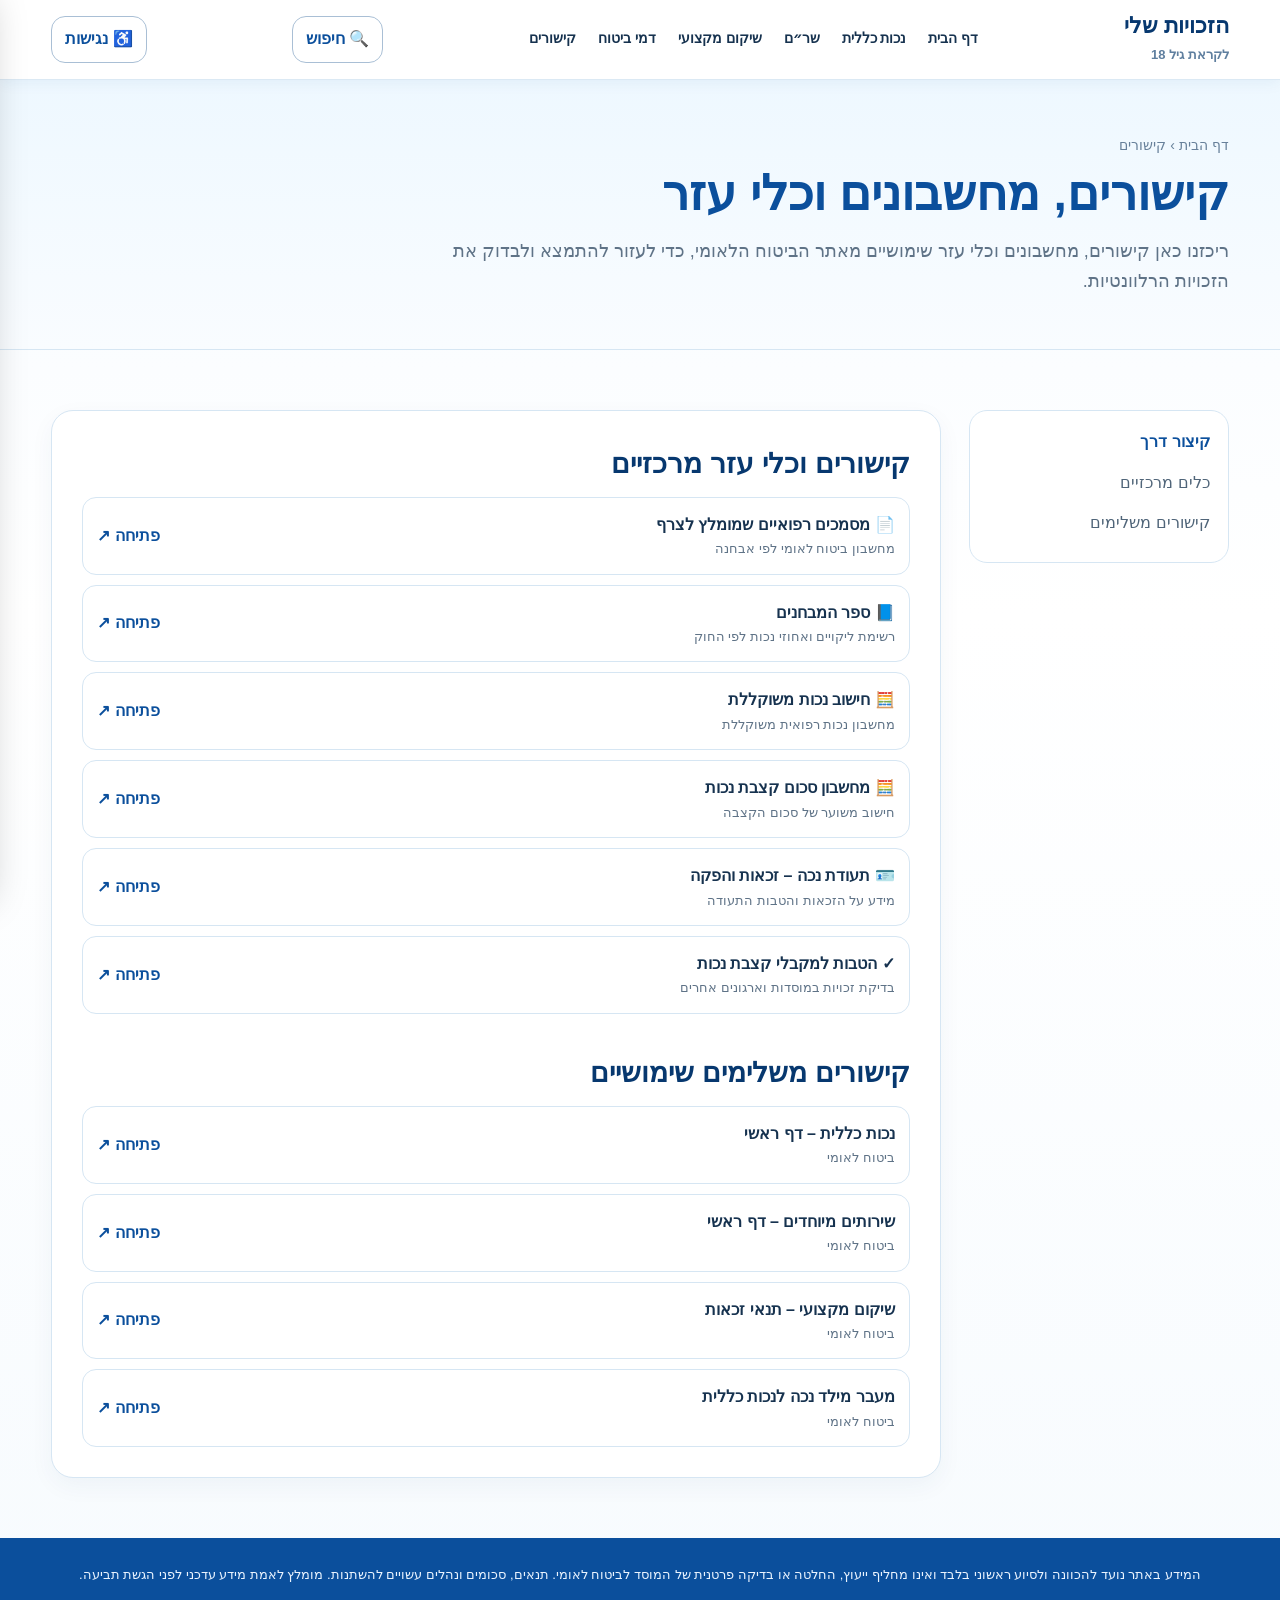
<file: links.html>
<!doctype html><html lang="he" dir="rtl"><head><meta charset="utf-8"><meta name="viewport" content="width=device-width,initial-scale=1">
<title>קישורים וכלי עזר</title><link rel="stylesheet" href="styles.css"></head><body>
<div id="search-overlay" class="search-overlay" aria-hidden="true"></div><section id="search-modal" class="search-modal" role="dialog" aria-modal="true" aria-hidden="true" aria-labelledby="search-title"><div class="search-head"><h2 id="search-title">חיפוש באתר</h2><button id="search-close" class="search-close" type="button" aria-label="סגירת חיפוש">×</button></div><div class="search-box"><input id="site-search-input" type="search" placeholder="לדוגמה: אי־כושר, שר״ם, עצמאי, גיוס, 20% נכות" autocomplete="off" aria-label="חיפוש באתר"></div><div class="search-help">החיפוש מתבצע בכל עמודי האתר ומציג תוצאות מיידית.</div><div id="search-count" class="search-count"></div><div id="search-results" class="search-results" aria-live="polite"></div></section>
<a class="skip-link" href="#main">דלג/י לתוכן הראשי</a><div id="a11y-overlay" class="a11y-overlay" aria-hidden="true"></div><aside id="a11y-panel" class="a11y-panel" aria-hidden="true" aria-labelledby="a11y-title"><div class="a11y-head"><h2 id="a11y-title">אפשרויות נגישות</h2><button id="a11y-close" class="a11y-close" type="button" aria-label="סגירת תפריט נגישות">×</button></div><p class="a11y-intro">אפשר להתאים את תצוגת האתר לצרכים שלך. ההעדפות נשמרות במכשיר.</p><div class="a11y-grid"><button id="font-plus" class="a11y-action" type="button"><span>א+</span>הגדלת טקסט</button><button id="font-minus" class="a11y-action" type="button"><span>א−</span>הקטנת טקסט</button><button class="a11y-action" type="button" data-a11y-toggle="contrast" aria-pressed="false"><span>◐</span>ניגודיות גבוהה</button><button class="a11y-action" type="button" data-a11y-toggle="dark" aria-pressed="false"><span>☾</span>מצב כהה</button><button class="a11y-action" type="button" data-a11y-toggle="links" aria-pressed="false"><span>🔗</span>הדגשת קישורים</button><button class="a11y-action" type="button" data-a11y-toggle="readable" aria-pressed="false"><span>אא</span>גופן קריא</button><button class="a11y-action" type="button" data-a11y-toggle="spacing" aria-pressed="false"><span>↔</span>ריווח טקסט</button><button class="a11y-action" type="button" data-a11y-toggle="motion" aria-pressed="false"><span>Ⅱ</span>עצירת אנימציות</button></div><button id="a11y-reset" class="a11y-reset" type="button">איפוס הגדרות נגישות</button><a class="a11y-statement" href="accessibility.html">הצהרת נגישות</a><div class="a11y-note">הכלים מסייעים בהתאמת התצוגה. נגישות מלאה תלויה גם במבנה האתר, ניווט מקלדת, קוראי מסך ותוכן חלופי.</div></aside>
<header><div class="container nav"><a class="brand" href="index.html">הזכויות שלי<br><small>לקראת גיל 18</small></a><nav class="menu"><a href="index.html">דף הבית</a><a href="disability.html">נכות כללית</a><a href="special-services.html">שר״ם</a><a href="vocational-rehab.html">שיקום מקצועי</a><a href="insurance.html">דמי ביטוח</a><a href="links.html">קישורים</a></nav><button class="search-trigger" type="button" data-search-trigger aria-haspopup="dialog" aria-controls="search-modal">🔍 חיפוש</button><button class="mobile-menu-trigger" type="button" data-mobile-menu-trigger aria-expanded="false" aria-controls="mobile-menu">☰ תפריט</button><button id="a11y-trigger" class="access" type="button" aria-haspopup="dialog" aria-expanded="false" aria-controls="a11y-panel">♿ נגישות</button></div></header>
<div id="mobile-menu" class="mobile-menu" aria-hidden="true"><a href="index.html">דף הבית</a><a href="disability.html">נכות כללית</a><a href="special-services.html">שירותים מיוחדים (שר״ם)</a><a href="vocational-rehab.html">שיקום מקצועי</a><a href="insurance.html">דמי ביטוח</a><a href="links.html">קישורים וכלי עזר</a><button type="button" data-mobile-search>🔍 חיפוש באתר</button></div>
<main id="main"><section class="page-hero"><div class="container"><div class="breadcrumb"><a href="index.html">דף הבית</a> › קישורים</div><h1>קישורים, מחשבונים וכלי עזר</h1><p>ריכזנו כאן קישורים, מחשבונים וכלי עזר שימושיים מאתר הביטוח הלאומי, כדי לעזור להתמצא ולבדוק את הזכויות הרלוונטיות.</p></div></section><section class="section"><div class="container content-layout"><aside class="toc"><b>קיצור דרך</b><a href="#uploaded">כלים מרכזיים</a><a href="#extra">קישורים משלימים</a></aside><article class="content"><h2 id="uploaded">קישורים וכלי עזר מרכזיים</h2><div class="resource-list"><a class="resource" href="https://www.btl.gov.il/Simulators/NehutIndex/Pages/TviaDocs.aspx" target="_blank" rel="noopener"><span><b>📄 מסמכים רפואיים שמומלץ לצרף</b><div class="meta">מחשבון ביטוח לאומי לפי אבחנה</div></span><span class="out">פתיחה ↗</span></a><a class="resource" href="https://www.btl.gov.il/Laws/Pages/%D7%A1%D7%A4%D7%A8%20%D7%9E%D7%91%D7%97%D7%A0%D7%99%D7%9D%20%D7%9C%D7%A0%D7%9B%D7%95%D7%AA%20%D7%9B%D7%9C%D7%9C%D7%99%D7%AA%20%D7%95%D7%A0%D7%A4%D7%92%D7%A2%D7%99%20%D7%A2%D7%91%D7%95%D7%93%D7%94.aspx" target="_blank" rel="noopener"><span><b>📘 ספר המבחנים</b><div class="meta">רשימת ליקויים ואחוזי נכות לפי החוק</div></span><span class="out">פתיחה ↗</span></a><a class="resource" href="https://www.btl.gov.il/Simulators/Pages/NecutCalc.aspx" target="_blank" rel="noopener"><span><b>🧮 חישוב נכות משוקללת</b><div class="meta">מחשבון נכות רפואית משוקללת</div></span><span class="out">פתיחה ↗</span></a><a class="resource" href="https://www.btl.gov.il/simulators/nehutindex/pages/calculator.aspx" target="_blank" rel="noopener"><span><b>🧮 מחשבון סכום קצבת נכות</b><div class="meta">חישוב משוער של סכום הקצבה</div></span><span class="out">פתיחה ↗</span></a><a class="resource" href="https://www.btl.gov.il/benefits/disability/otherbenefits/pages/teudatnehut.aspx" target="_blank" rel="noopener"><span><b>🪪 תעודת נכה – זכאות והפקה</b><div class="meta">מידע על הזכאות והטבות התעודה</div></span><span class="out">פתיחה ↗</span></a><a class="resource" href="https://www.btl.gov.il/AllRights/Pages/mosdot.aspx?n_id=9" target="_blank" rel="noopener"><span><b>✓ הטבות למקבלי קצבת נכות</b><div class="meta">בדיקת זכויות במוסדות וארגונים אחרים</div></span><span class="out">פתיחה ↗</span></a></div><h2 id="extra">קישורים משלימים שימושיים</h2><div class="resource-list"><a class="resource" target="_blank" rel="noopener" href="https://www.btl.gov.il/BENEFITS/DISABILITY/Pages/default.aspx"><span><b>נכות כללית – דף ראשי</b><div class="meta">ביטוח לאומי</div></span><span class="out">פתיחה ↗</span></a><a class="resource" target="_blank" rel="noopener" href="https://www.btl.gov.il/BENEFITS/ATTENDANCE_ALLOWANCE/Pages/default.aspx"><span><b>שירותים מיוחדים – דף ראשי</b><div class="meta">ביטוח לאומי</div></span><span class="out">פתיחה ↗</span></a><a class="resource" target="_blank" rel="noopener" href="https://www.btl.gov.il/benefits/Vocational_Rehabilitation/Vocational_Rehabilitation_disabeld/Pages/Zacaut.aspx"><span><b>שיקום מקצועי – תנאי זכאות</b><div class="meta">ביטוח לאומי</div></span><span class="out">פתיחה ↗</span></a><a class="resource" target="_blank" rel="noopener" href="https://www.btl.gov.il/benefits/Disabled_Child/kitzbaot/Pages/maavarnehut.aspx"><span><b>מעבר מילד נכה לנכות כללית</b><div class="meta">ביטוח לאומי</div></span><span class="out">פתיחה ↗</span></a></div></article></div></section></main><footer><div class="container">המידע באתר נועד להכוונה ולסיוע ראשוני בלבד ואינו מחליף ייעוץ, החלטה או בדיקה פרטנית של המוסד לביטוח לאומי. תנאים, סכומים ונהלים עשויים להשתנות. מומלץ לאמת מידע עדכני לפני הגשת תביעה.</div></footer><script src="search-index.js"></script><script src="script.js"></script></body></html>
</file>
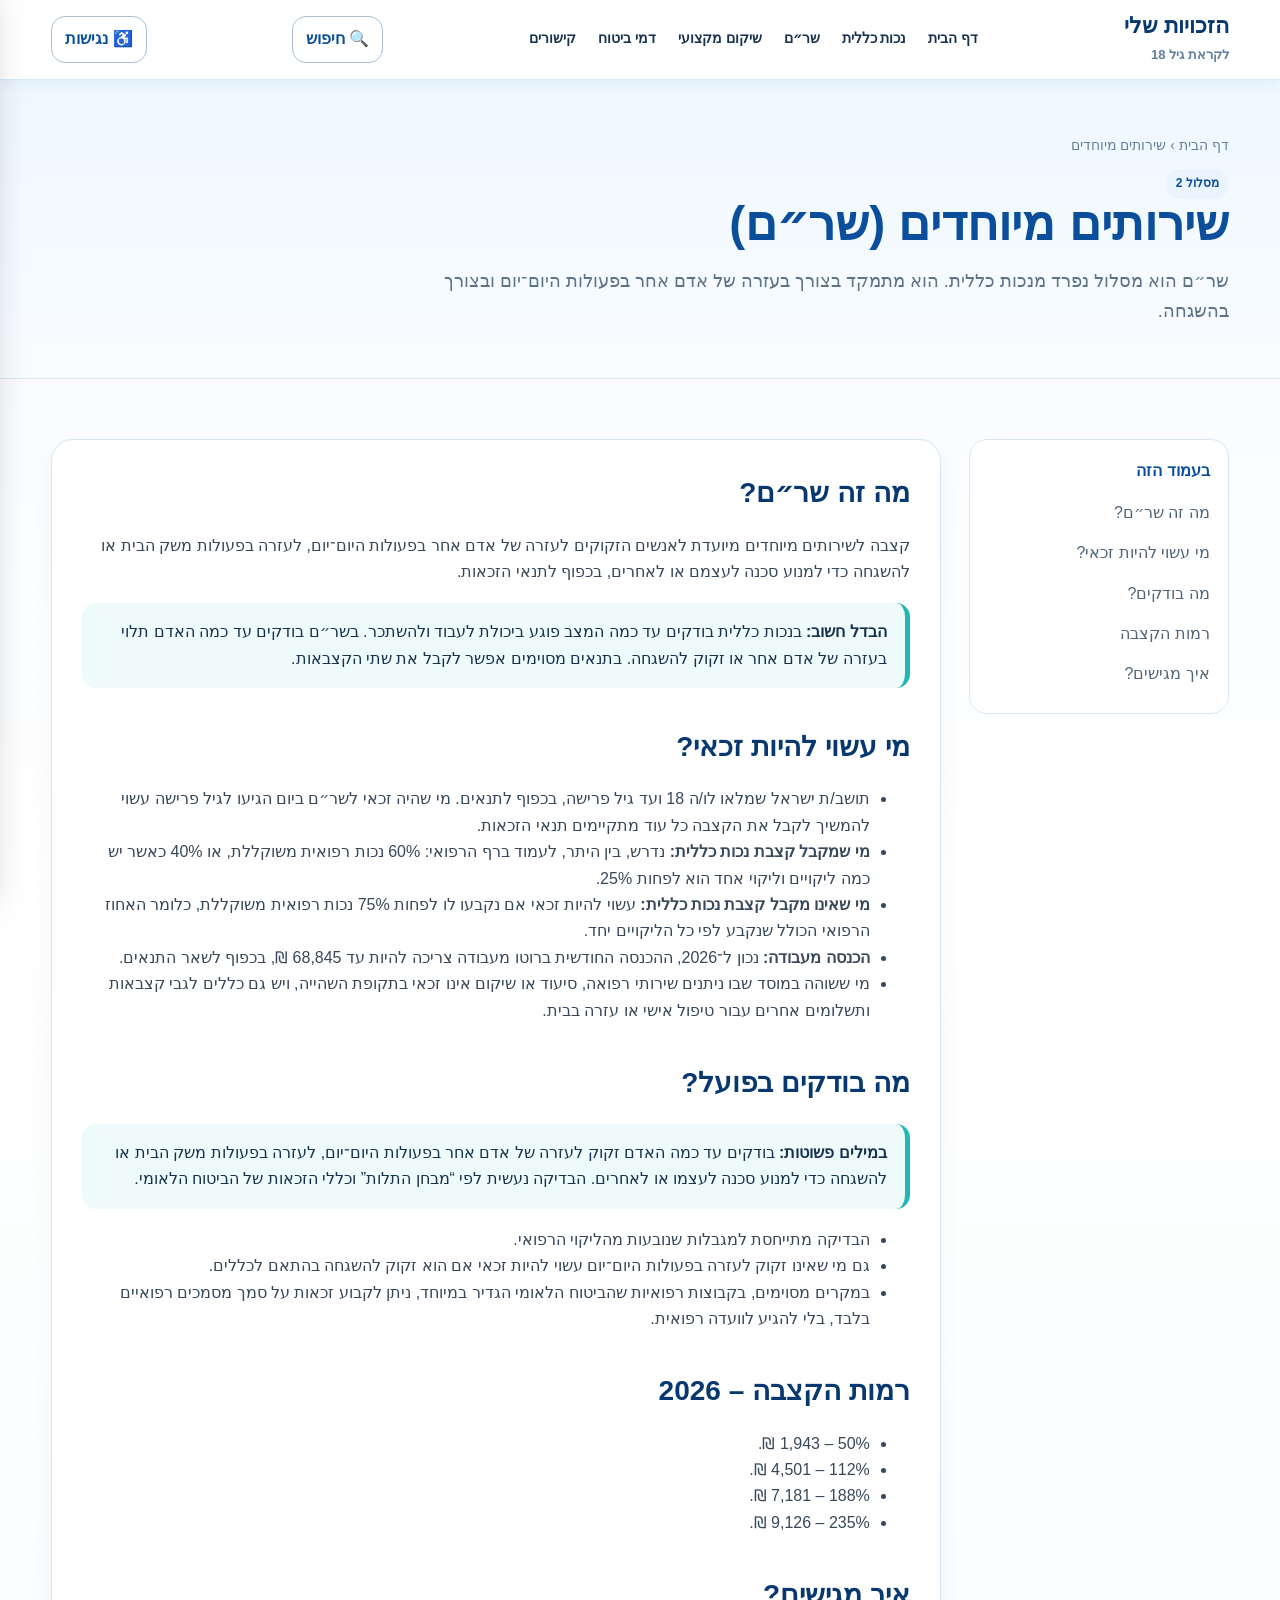
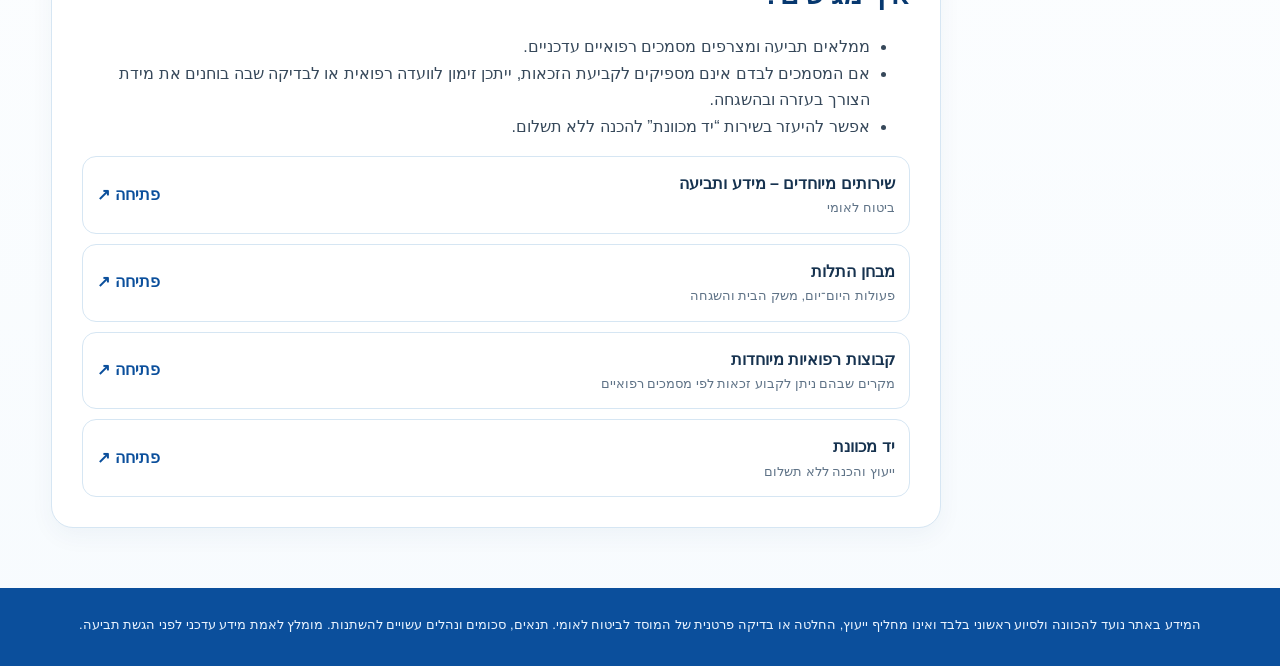
<file: special-services.html>
<!doctype html><html lang="he" dir="rtl"><head><meta charset="utf-8"><meta name="viewport" content="width=device-width,initial-scale=1">
<title>שירותים מיוחדים – שר״ם</title><link rel="stylesheet" href="styles.css"></head><body>

<div id="search-overlay" class="search-overlay" aria-hidden="true"></div>
<section id="search-modal" class="search-modal" role="dialog" aria-modal="true" aria-hidden="true" aria-labelledby="search-title">
  <div class="search-head">
    <h2 id="search-title">חיפוש באתר</h2>
    <button id="search-close" class="search-close" type="button" aria-label="סגירת חיפוש">×</button>
  </div>
  <div class="search-box">
    <input id="site-search-input" type="search" placeholder="לדוגמה: אי־כושר, שר״ם, עצמאי, גיוס, 20% נכות" autocomplete="off" aria-label="חיפוש באתר">
  </div>
  <div class="search-help">החיפוש מתבצע בכל עמודי האתר ומציג תוצאות מיידית.</div>
  <div id="search-count" class="search-count"></div>
  <div id="search-results" class="search-results" aria-live="polite"></div>
</section>

<a class="skip-link" href="#main">דלג/י לתוכן הראשי</a>
<div id="a11y-overlay" class="a11y-overlay" aria-hidden="true"></div>
<aside id="a11y-panel" class="a11y-panel" aria-hidden="true" aria-labelledby="a11y-title">
  <div class="a11y-head"><h2 id="a11y-title">אפשרויות נגישות</h2><button id="a11y-close" class="a11y-close" type="button" aria-label="סגירת תפריט נגישות">×</button></div>
  <p class="a11y-intro">אפשר להתאים את תצוגת האתר לצרכים שלך. ההעדפות נשמרות במכשיר.</p>
  <div class="a11y-grid">
    <button id="font-plus" class="a11y-action" type="button"><span>א+</span>הגדלת טקסט</button>
    <button id="font-minus" class="a11y-action" type="button"><span>א−</span>הקטנת טקסט</button>
    <button class="a11y-action" type="button" data-a11y-toggle="contrast" aria-pressed="false"><span>◐</span>ניגודיות גבוהה</button>
    <button class="a11y-action" type="button" data-a11y-toggle="dark" aria-pressed="false"><span>☾</span>מצב כהה</button>
    <button class="a11y-action" type="button" data-a11y-toggle="links" aria-pressed="false"><span>🔗</span>הדגשת קישורים</button>
    <button class="a11y-action" type="button" data-a11y-toggle="readable" aria-pressed="false"><span>אא</span>גופן קריא</button>
    <button class="a11y-action" type="button" data-a11y-toggle="spacing" aria-pressed="false"><span>↔</span>ריווח טקסט</button>
    <button class="a11y-action" type="button" data-a11y-toggle="motion" aria-pressed="false"><span>Ⅱ</span>עצירת אנימציות</button>
  </div>
  <button id="a11y-reset" class="a11y-reset" type="button">איפוס הגדרות נגישות</button>
  <a class="a11y-statement" href="accessibility.html">הצהרת נגישות</a>
  <div class="a11y-note">הכלים מסייעים בהתאמת התצוגה. נגישות מלאה תלויה גם במבנה האתר, ניווט מקלדת, קוראי מסך ותוכן חלופי.</div>
</aside>

<header><div class="container nav">
<a class="brand" href="index.html">הזכויות שלי<br><small>לקראת גיל 18</small></a>
<nav class="menu">
<a href="index.html">דף הבית</a>
<a href="disability.html">נכות כללית</a>
<a href="special-services.html">שר״ם</a>
<a href="vocational-rehab.html">שיקום מקצועי</a>
<a href="insurance.html">דמי ביטוח</a>
<a href="links.html">קישורים</a>
</nav>
<button class="search-trigger" type="button" data-search-trigger aria-haspopup="dialog" aria-controls="search-modal">🔍 חיפוש</button>
<button class="mobile-menu-trigger" type="button" data-mobile-menu-trigger aria-expanded="false" aria-controls="mobile-menu">☰ תפריט</button>
<button id="a11y-trigger" class="access" type="button" aria-haspopup="dialog" aria-expanded="false" aria-controls="a11y-panel">♿ נגישות</button>
</div></header>

<div id="mobile-menu" class="mobile-menu" aria-hidden="true">
  <a href="index.html">דף הבית</a>
  <a href="disability.html">נכות כללית</a>
  <a href="special-services.html">שירותים מיוחדים (שר״ם)</a>
  <a href="vocational-rehab.html">שיקום מקצועי</a>
  <a href="insurance.html">דמי ביטוח</a>
  <a href="links.html">קישורים וכלי עזר</a>
  <button type="button" data-mobile-search>🔍 חיפוש באתר</button>
</div>

<main id="main">
<section class="page-hero"><div class="container"><div class="breadcrumb"><a href="index.html">דף הבית</a> › שירותים מיוחדים</div><span class="badge">מסלול 2</span><h1>שירותים מיוחדים (שר״ם)</h1><p>שר״ם הוא מסלול נפרד מנכות כללית. הוא מתמקד בצורך בעזרה של אדם אחר בפעולות היום־יום ובצורך בהשגחה.</p></div></section>
<section class="section"><div class="container content-layout">
<aside class="toc"><b>בעמוד הזה</b><a href="#what">מה זה שר״ם?</a><a href="#who">מי עשוי להיות זכאי?</a><a href="#check">מה בודקים?</a><a href="#levels">רמות הקצבה</a><a href="#apply">איך מגישים?</a></aside>
<article class="content">
<h2 id="what">מה זה שר״ם?</h2>
<p>קצבה לשירותים מיוחדים מיועדת לאנשים הזקוקים לעזרה של אדם אחר בפעולות היום־יום, לעזרה בפעולות משק הבית או להשגחה כדי למנוע סכנה לעצמם או לאחרים, בכפוף לתנאי הזכאות.</p>
<div class="callout"><b>הבדל חשוב:</b> בנכות כללית בודקים עד כמה המצב פוגע ביכולת לעבוד ולהשתכר. בשר״ם בודקים עד כמה האדם תלוי בעזרה של אדם אחר או זקוק להשגחה. בתנאים מסוימים אפשר לקבל את שתי הקצבאות.</div>

<h2 id="who">מי עשוי להיות זכאי?</h2>
<ul>
<li>תושב/ת ישראל שמלאו לו/ה 18 ועד גיל פרישה, בכפוף לתנאים. מי שהיה זכאי לשר״ם ביום הגיעו לגיל פרישה עשוי להמשיך לקבל את הקצבה כל עוד מתקיימים תנאי הזכאות.</li>
<li><b>מי שמקבל קצבת נכות כללית:</b> נדרש, בין היתר, לעמוד ברף הרפואי: 60% נכות רפואית משוקללת, או 40% כאשר יש כמה ליקויים וליקוי אחד הוא לפחות 25%.</li>
<li><b>מי שאינו מקבל קצבת נכות כללית:</b> עשוי להיות זכאי אם נקבעו לו לפחות 75% נכות רפואית משוקללת, כלומר האחוז הרפואי הכולל שנקבע לפי כל הליקויים יחד.</li>
<li><b>הכנסה מעבודה:</b> נכון ל־2026, ההכנסה החודשית ברוטו מעבודה צריכה להיות עד 68,845 ₪, בכפוף לשאר התנאים.</li>
<li>מי ששוהה במוסד שבו ניתנים שירותי רפואה, סיעוד או שיקום אינו זכאי בתקופת השהייה, ויש גם כללים לגבי קצבאות ותשלומים אחרים עבור טיפול אישי או עזרה בבית.</li>
</ul>

<h2 id="check">מה בודקים בפועל?</h2>
<div class="callout"><b>במילים פשוטות:</b> בודקים עד כמה האדם זקוק לעזרה של אדם אחר בפעולות היום־יום, לעזרה בפעולות משק הבית או להשגחה כדי למנוע סכנה לעצמו או לאחרים. הבדיקה נעשית לפי “מבחן התלות” וכללי הזכאות של הביטוח הלאומי.</div>
<ul>
<li>הבדיקה מתייחסת למגבלות שנובעות מהליקוי הרפואי.</li>
<li>גם מי שאינו זקוק לעזרה בפעולות היום־יום עשוי להיות זכאי אם הוא זקוק להשגחה בהתאם לכללים.</li>
<li>במקרים מסוימים, בקבוצות רפואיות שהביטוח הלאומי הגדיר במיוחד, ניתן לקבוע זכאות על סמך מסמכים רפואיים בלבד, בלי להגיע לוועדה רפואית.</li>
</ul>

<h2 id="levels">רמות הקצבה – 2026</h2>
<ul>
<li>50% – 1,943 ₪.</li>
<li>112% – 4,501 ₪.</li>
<li>188% – 7,181 ₪.</li>
<li>235% – 9,126 ₪.</li>
</ul>

<h2 id="apply">איך מגישים?</h2>
<ul>
<li>ממלאים תביעה ומצרפים מסמכים רפואיים עדכניים.</li>
<li>אם המסמכים לבדם אינם מספיקים לקביעת הזכאות, ייתכן זימון לוועדה רפואית או לבדיקה שבה בוחנים את מידת הצורך בעזרה ובהשגחה.</li>
<li>אפשר להיעזר בשירות “יד מכוונת” להכנה ללא תשלום.</li>
</ul>
<div class="resource-list">
<a class="resource" target="_blank" rel="noopener" href="https://www.btl.gov.il/BENEFITS/ATTENDANCE_ALLOWANCE/Pages/default.aspx"><span><b>שירותים מיוחדים – מידע ותביעה</b><div class="meta">ביטוח לאומי</div></span><span class="out">פתיחה ↗</span></a>
<a class="resource" target="_blank" rel="noopener" href="https://www.btl.gov.il/benefits/Attendance_Allowance/Pages/%D7%A9%D7%99%D7%A0%D7%95%D7%99%D7%99%D7%9D-%D7%91%D7%9E%D7%91%D7%97%D7%9F-%D7%94%D7%96%D7%9B%D7%90%D7%95%D7%AA-%D7%9C%D7%A7%D7%A6%D7%91%D7%AA-%D7%A9%D7%99%D7%A8%D7%95%D7%AA%D7%99%D7%9D-%D7%9E%D7%99%D7%95%D7%97%D7%93%D7%99%D7%9D-%28%D7%9E%D7%91%D7%97%D7%9F-%D7%94--IADL%29.aspx"><span><b>מבחן התלות</b><div class="meta">פעולות היום־יום, משק הבית והשגחה</div></span><span class="out">פתיחה ↗</span></a>
<a class="resource" target="_blank" rel="noopener" href="https://www.btl.gov.il/benefits/Attendance_Allowance/Pages/OclosyitMeocdot.aspx"><span><b>קבוצות רפואיות מיוחדות</b><div class="meta">מקרים שבהם ניתן לקבוע זכאות לפי מסמכים רפואיים</div></span><span class="out">פתיחה ↗</span></a>
<a class="resource" target="_blank" rel="noopener" href="https://www.btl.gov.il/snifim/Pages/yadMechavenet1.aspx"><span><b>יד מכוונת</b><div class="meta">ייעוץ והכנה ללא תשלום</div></span><span class="out">פתיחה ↗</span></a>
</div>
</article></div></section>
</main>
<footer><div class="container">
המידע באתר נועד להכוונה ולסיוע ראשוני בלבד ואינו מחליף ייעוץ, החלטה או בדיקה פרטנית של המוסד לביטוח לאומי.
תנאים, סכומים ונהלים עשויים להשתנות. מומלץ לאמת מידע עדכני לפני הגשת תביעה.
</div></footer>
<script src="search-index.js"></script><script src="script.js"></script>
</body></html>
</file>
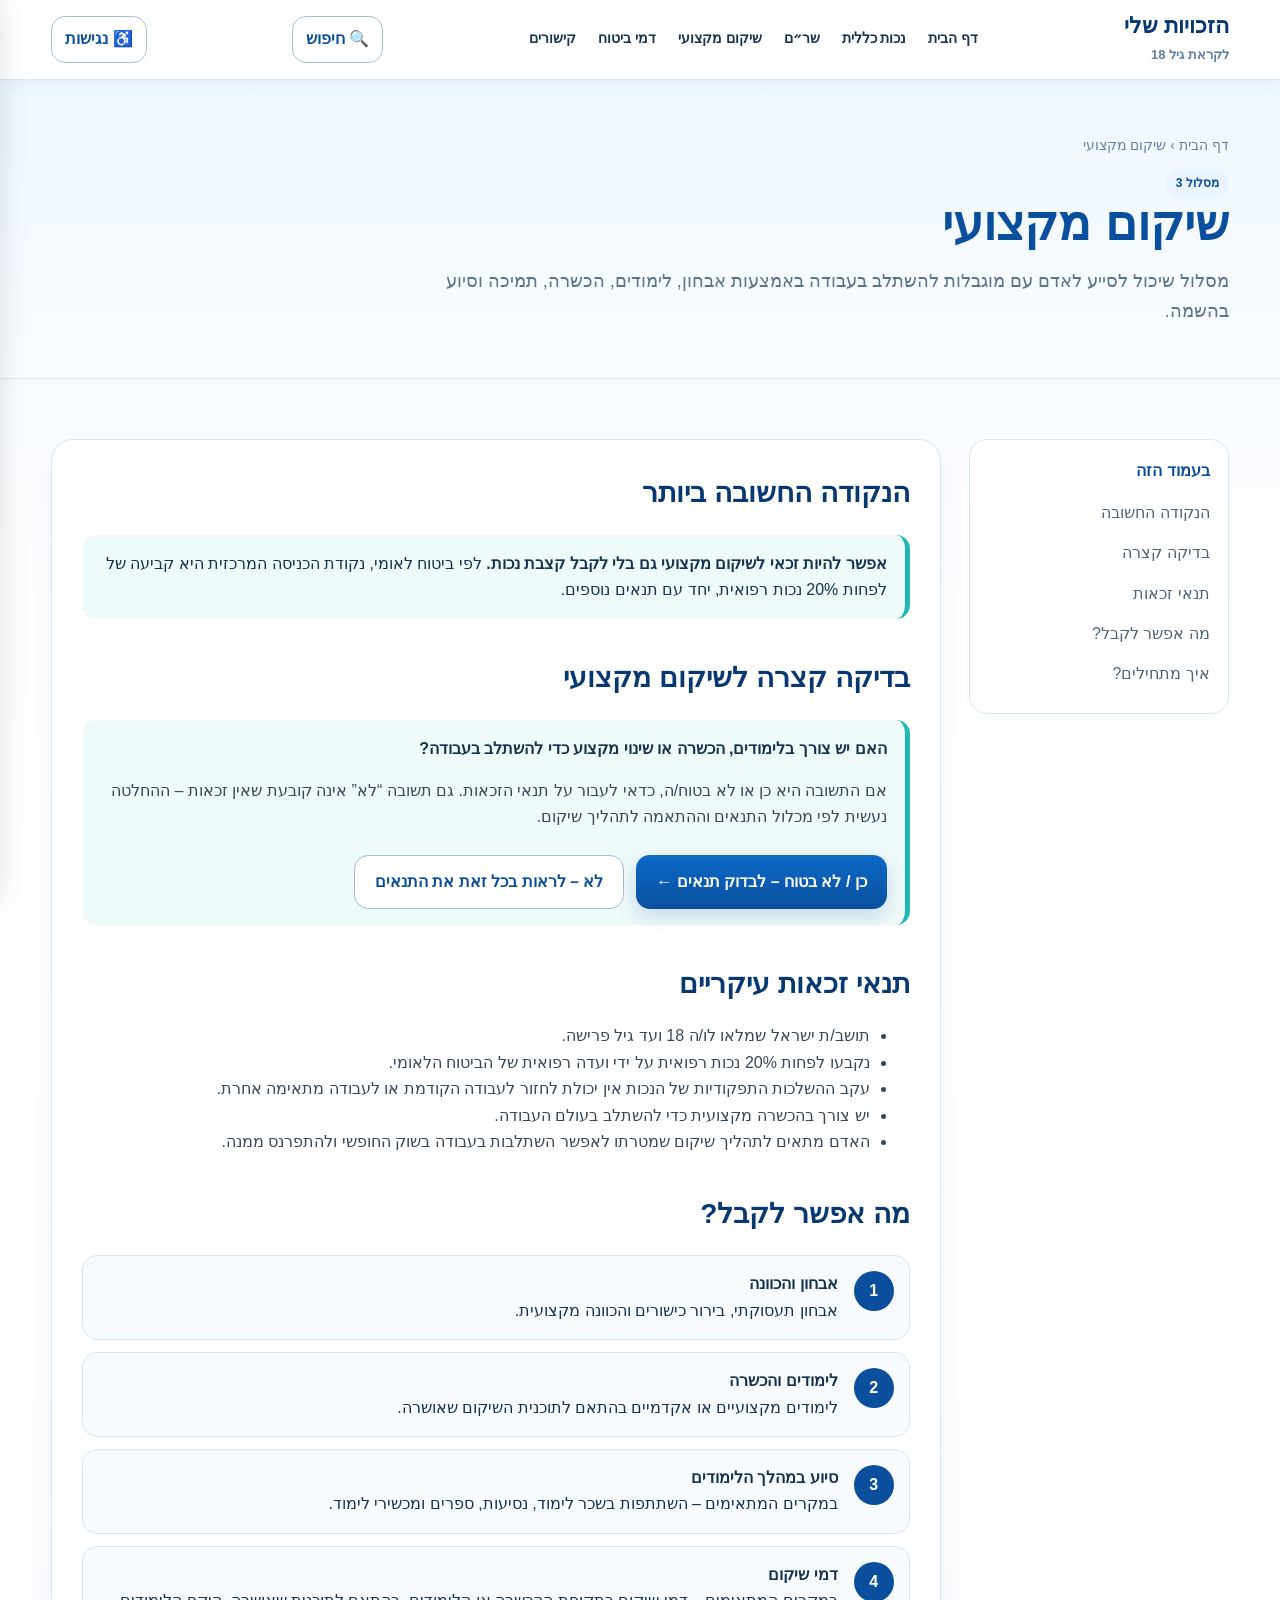
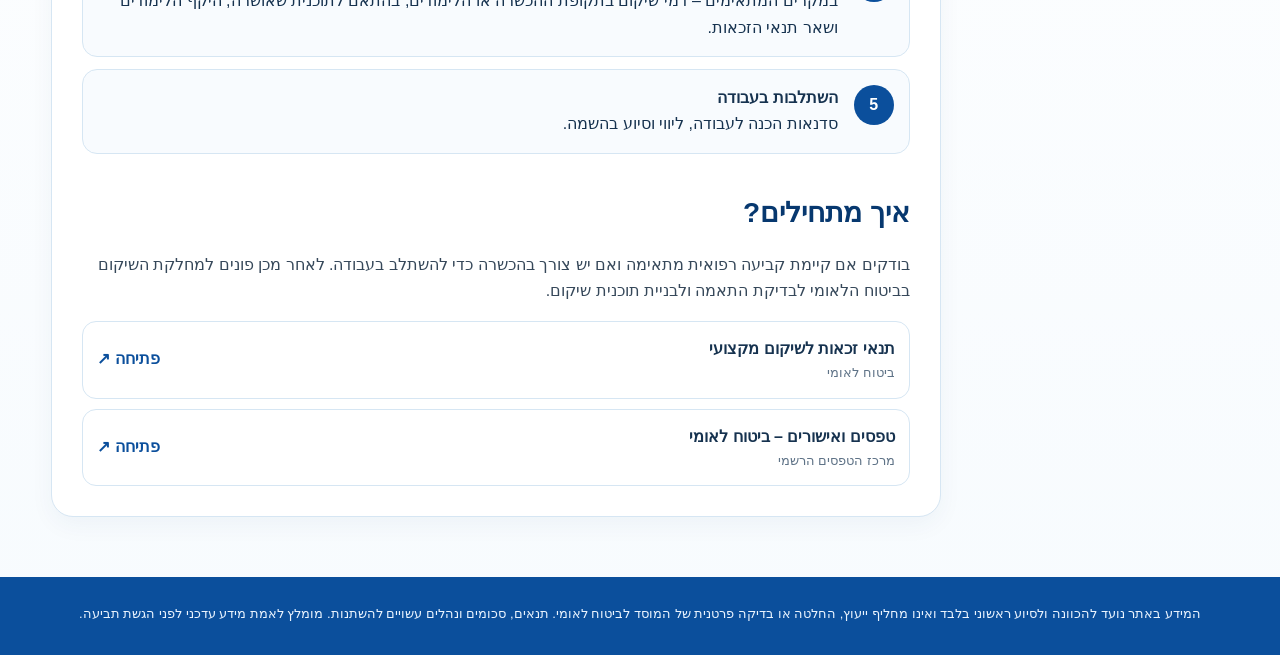
<file: vocational-rehab.html>
<!doctype html><html lang="he" dir="rtl"><head><meta charset="utf-8"><meta name="viewport" content="width=device-width,initial-scale=1">
<title>שיקום מקצועי</title><link rel="stylesheet" href="styles.css"></head><body>
<div id="search-overlay" class="search-overlay" aria-hidden="true"></div><section id="search-modal" class="search-modal" role="dialog" aria-modal="true" aria-hidden="true" aria-labelledby="search-title"><div class="search-head"><h2 id="search-title">חיפוש באתר</h2><button id="search-close" class="search-close" type="button" aria-label="סגירת חיפוש">×</button></div><div class="search-box"><input id="site-search-input" type="search" placeholder="לדוגמה: אי־כושר, שר״ם, עצמאי, גיוס, 20% נכות" autocomplete="off" aria-label="חיפוש באתר"></div><div class="search-help">החיפוש מתבצע בכל עמודי האתר ומציג תוצאות מיידית.</div><div id="search-count" class="search-count"></div><div id="search-results" class="search-results" aria-live="polite"></div></section>
<a class="skip-link" href="#main">דלג/י לתוכן הראשי</a><div id="a11y-overlay" class="a11y-overlay" aria-hidden="true"></div><aside id="a11y-panel" class="a11y-panel" aria-hidden="true" aria-labelledby="a11y-title"><div class="a11y-head"><h2 id="a11y-title">אפשרויות נגישות</h2><button id="a11y-close" class="a11y-close" type="button" aria-label="סגירת תפריט נגישות">×</button></div><p class="a11y-intro">אפשר להתאים את תצוגת האתר לצרכים שלך. ההעדפות נשמרות במכשיר.</p><div class="a11y-grid"><button id="font-plus" class="a11y-action" type="button"><span>א+</span>הגדלת טקסט</button><button id="font-minus" class="a11y-action" type="button"><span>א−</span>הקטנת טקסט</button><button class="a11y-action" type="button" data-a11y-toggle="contrast" aria-pressed="false"><span>◐</span>ניגודיות גבוהה</button><button class="a11y-action" type="button" data-a11y-toggle="dark" aria-pressed="false"><span>☾</span>מצב כהה</button><button class="a11y-action" type="button" data-a11y-toggle="links" aria-pressed="false"><span>🔗</span>הדגשת קישורים</button><button class="a11y-action" type="button" data-a11y-toggle="readable" aria-pressed="false"><span>אא</span>גופן קריא</button><button class="a11y-action" type="button" data-a11y-toggle="spacing" aria-pressed="false"><span>↔</span>ריווח טקסט</button><button class="a11y-action" type="button" data-a11y-toggle="motion" aria-pressed="false"><span>Ⅱ</span>עצירת אנימציות</button></div><button id="a11y-reset" class="a11y-reset" type="button">איפוס הגדרות נגישות</button><a class="a11y-statement" href="accessibility.html">הצהרת נגישות</a><div class="a11y-note">הכלים מסייעים בהתאמת התצוגה. נגישות מלאה תלויה גם במבנה האתר, ניווט מקלדת, קוראי מסך ותוכן חלופי.</div></aside>
<header><div class="container nav"><a class="brand" href="index.html">הזכויות שלי<br><small>לקראת גיל 18</small></a><nav class="menu"><a href="index.html">דף הבית</a><a href="disability.html">נכות כללית</a><a href="special-services.html">שר״ם</a><a href="vocational-rehab.html">שיקום מקצועי</a><a href="insurance.html">דמי ביטוח</a><a href="links.html">קישורים</a></nav><button class="search-trigger" type="button" data-search-trigger aria-haspopup="dialog" aria-controls="search-modal">🔍 חיפוש</button><button class="mobile-menu-trigger" type="button" data-mobile-menu-trigger aria-expanded="false" aria-controls="mobile-menu">☰ תפריט</button><button id="a11y-trigger" class="access" type="button" aria-haspopup="dialog" aria-expanded="false" aria-controls="a11y-panel">♿ נגישות</button></div></header>
<div id="mobile-menu" class="mobile-menu" aria-hidden="true"><a href="index.html">דף הבית</a><a href="disability.html">נכות כללית</a><a href="special-services.html">שירותים מיוחדים (שר״ם)</a><a href="vocational-rehab.html">שיקום מקצועי</a><a href="insurance.html">דמי ביטוח</a><a href="links.html">קישורים וכלי עזר</a><button type="button" data-mobile-search>🔍 חיפוש באתר</button></div>
<main id="main"><section class="page-hero"><div class="container"><div class="breadcrumb"><a href="index.html">דף הבית</a> › שיקום מקצועי</div><span class="badge">מסלול 3</span><h1>שיקום מקצועי</h1><p>מסלול שיכול לסייע לאדם עם מוגבלות להשתלב בעבודה באמצעות אבחון, לימודים, הכשרה, תמיכה וסיוע בהשמה.</p></div></section>
<section class="section"><div class="container content-layout"><aside class="toc"><b>בעמוד הזה</b><a href="#important">הנקודה החשובה</a><a href="#rehab-check">בדיקה קצרה</a><a href="#eligibility">תנאי זכאות</a><a href="#receive">מה אפשר לקבל?</a><a href="#start">איך מתחילים?</a></aside><article class="content">
<h2 id="important">הנקודה החשובה ביותר</h2>
<div class="callout"><b>אפשר להיות זכאי לשיקום מקצועי גם בלי לקבל קצבת נכות.</b> לפי ביטוח לאומי, נקודת הכניסה המרכזית היא קביעה של לפחות 20% נכות רפואית, יחד עם תנאים נוספים.</div>

<h2 id="rehab-check">בדיקה קצרה לשיקום מקצועי</h2>
<div class="callout"><b>האם יש צורך בלימודים, הכשרה או שינוי מקצוע כדי להשתלב בעבודה?</b><p>אם התשובה היא כן או לא בטוח/ה, כדאי לעבור על תנאי הזכאות. גם תשובה “לא” אינה קובעת שאין זכאות – ההחלטה נעשית לפי מכלול התנאים וההתאמה לתהליך שיקום.</p><div class="ctas"><a class="btn primary" href="#eligibility">כן / לא בטוח – לבדוק תנאים ←</a><a class="btn secondary" href="#eligibility">לא – לראות בכל זאת את התנאים</a></div></div>

<h2 id="eligibility">תנאי זכאות עיקריים</h2>
<ul>
<li>תושב/ת ישראל שמלאו לו/ה 18 ועד גיל פרישה.</li>
<li>נקבעו לפחות 20% נכות רפואית על ידי ועדה רפואית של הביטוח הלאומי.</li>
<li>עקב ההשלכות התפקודיות של הנכות אין יכולת לחזור לעבודה הקודמת או לעבודה מתאימה אחרת.</li>
<li>יש צורך בהכשרה מקצועית כדי להשתלב בעולם העבודה.</li>
<li>האדם מתאים לתהליך שיקום שמטרתו לאפשר השתלבות בעבודה בשוק החופשי ולהתפרנס ממנה.</li>
</ul>

<h2 id="receive">מה אפשר לקבל?</h2>
<div class="steps">
<div class="step"><div class="stepnum">1</div><div><b>אבחון והכוונה</b><br>אבחון תעסוקתי, בירור כישורים והכוונה מקצועית.</div></div>
<div class="step"><div class="stepnum">2</div><div><b>לימודים והכשרה</b><br>לימודים מקצועיים או אקדמיים בהתאם לתוכנית השיקום שאושרה.</div></div>
<div class="step"><div class="stepnum">3</div><div><b>סיוע במהלך הלימודים</b><br>במקרים המתאימים – השתתפות בשכר לימוד, נסיעות, ספרים ומכשירי לימוד.</div></div>
<div class="step"><div class="stepnum">4</div><div><b>דמי שיקום</b><br>במקרים המתאימים – דמי שיקום בתקופת ההכשרה או הלימודים, בהתאם לתוכנית שאושרה, היקף הלימודים ושאר תנאי הזכאות.</div></div>
<div class="step"><div class="stepnum">5</div><div><b>השתלבות בעבודה</b><br>סדנאות הכנה לעבודה, ליווי וסיוע בהשמה.</div></div>
</div>

<h2 id="start">איך מתחילים?</h2>
<p>בודקים אם קיימת קביעה רפואית מתאימה ואם יש צורך בהכשרה כדי להשתלב בעבודה. לאחר מכן פונים למחלקת השיקום בביטוח הלאומי לבדיקת התאמה ולבניית תוכנית שיקום.</p>
<div class="resource-list">
<a class="resource" target="_blank" rel="noopener" href="https://www.btl.gov.il/benefits/Vocational_Rehabilitation/Vocational_Rehabilitation_disabeld/Pages/Zacaut.aspx"><span><b>תנאי זכאות לשיקום מקצועי</b><div class="meta">ביטוח לאומי</div></span><span class="out">פתיחה ↗</span></a>
<a class="resource" target="_blank" rel="noopener" href="https://www.btl.gov.il/%D7%98%D7%A4%D7%A1%D7%99%D7%9D%20%D7%95%D7%90%D7%99%D7%A9%D7%95%D7%A8%D7%99%D7%9D/Pages/default.aspx"><span><b>טפסים ואישורים – ביטוח לאומי</b><div class="meta">מרכז הטפסים הרשמי</div></span><span class="out">פתיחה ↗</span></a>
</div>
</article></div></section></main><footer><div class="container">המידע באתר נועד להכוונה ולסיוע ראשוני בלבד ואינו מחליף ייעוץ, החלטה או בדיקה פרטנית של המוסד לביטוח לאומי. תנאים, סכומים ונהלים עשויים להשתנות. מומלץ לאמת מידע עדכני לפני הגשת תביעה.</div></footer><script src="search-index.js"></script><script src="script.js"></script></body></html>
</file>
<file: styles.css>
:root{
  --navy:#0b4f9c; --navy2:#07386f; --teal:#22b7b5; --purple:#3f77b6;
  --orange:#78c7d6; --ink:#16324f; --muted:#5f7387; --line:#d6e6f3;
  --bg:#f4f9fd; --white:#fff; --soft:#eaf5fb; --danger:#b64141;
  --base-font-size:16px; --text-spacing:normal;
}
*{box-sizing:border-box}
html{scroll-behavior:smooth;font-size:var(--base-font-size)}
body{margin:0;font-family:Arial,"Segoe UI",sans-serif;color:var(--ink);background:var(--bg);line-height:1.65;letter-spacing:var(--text-spacing)}
a{text-decoration:none;color:inherit} button,select,input{font:inherit}
.container{width:min(1180px,92%);margin:auto}
header{position:sticky;top:0;z-index:50;background:#ffffffed;backdrop-filter:blur(12px);border-bottom:1px solid var(--line)}
.nav{display:flex;align-items:center;justify-content:space-between;gap:18px;padding:13px 0}
.brand{font-weight:900;color:var(--navy);font-size:20px;line-height:1.2}.brand small{font-size:13px;font-weight:700;color:#66809a}
.menu{display:flex;gap:22px;align-items:center;font-weight:700;font-size:14px}.menu a{padding:9px 0;border-bottom:2px solid transparent}
.menu a:hover,.menu a.active{color:var(--navy);border-color:var(--teal)}
.access{border:1px solid #a9bfd5;border-radius:14px;padding:9px 13px;background:white;color:var(--navy);font-weight:800;cursor:pointer}
.hero{padding:64px 0;background:linear-gradient(180deg,#edf8ff 0%,#f9fcff 100%);border-bottom:1px solid var(--line)}
.hero-grid{display:grid;grid-template-columns:1.18fr .82fr;gap:36px;align-items:center}.eyebrow{font-weight:900;color:var(--teal);margin-bottom:12px}
h1{font-size:clamp(44px,6vw,72px);line-height:1.05;color:var(--navy);margin:0 0 16px}.hero p{font-size:20px;color:var(--muted);max-width:760px}
.btn{display:inline-flex;align-items:center;justify-content:center;gap:7px;border:0;border-radius:15px;padding:13px 20px;font-weight:900;cursor:pointer}
.primary{background:var(--navy);color:white}.secondary{background:white;border:1px solid #b8cadc;color:var(--navy)}
.ctas{display:flex;gap:12px;flex-wrap:wrap;margin-top:24px}.sign{display:grid;gap:12px}.sign a{color:white;padding:16px 20px;border-radius:16px;font-weight:900;font-size:19px;box-shadow:0 8px 22px #173c6220}
.s1{background:var(--navy)} .s2{background:var(--teal)} .s3{background:var(--purple)} .s4{background:var(--orange)}
.quiz{margin-top:-24px;background:white;border:1px solid var(--line);border-radius:25px;padding:28px;box-shadow:0 14px 34px #173c6218}
.section{padding:60px 0}.section h2,.quiz h2{text-align:center;color:var(--navy);font-size:34px;margin:0 0 8px}.sub{text-align:center;color:var(--muted);margin-bottom:22px}
.fields{display:grid;grid-template-columns:repeat(5,1fr);gap:12px}.field label{display:block;font-weight:900;font-size:13px;margin-bottom:8px}
select{width:100%;padding:12px;border:1px solid #ccd9e5;border-radius:12px;background:white}.quiz-action{text-align:center;margin-top:20px}
.result{display:none;margin-top:18px;background:#eef8ff;color:var(--navy);padding:16px;border-radius:15px;font-weight:800}
.cards{display:grid;grid-template-columns:repeat(4,1fr);gap:18px;margin-top:28px}.card{background:#fff;border:1px solid var(--line);border-radius:22px;padding:22px;box-shadow:0 8px 24px #173c6210;display:flex;flex-direction:column;min-height:455px}
.icon{width:72px;height:72px;border-radius:50%;display:grid;place-items:center;color:#fff;font-size:30px;margin-bottom:15px}.card h3{margin:0 0 7px;font-size:23px}.card p{color:var(--muted)}.card ul{padding-right:20px;line-height:1.95}.spacer{flex:1}
.blue .icon,.blue .btn{background:var(--navy)} .teal .icon,.teal .btn{background:var(--teal)} .purple .icon,.purple .btn{background:var(--purple)} .orange .icon,.orange .btn{background:var(--orange)} .card .btn{color:white}
.next{background:linear-gradient(135deg,#e9f6ff,#f7fbff);border:1px solid var(--line);border-radius:24px;padding:28px}.next h2{text-align:right;margin:0 0 8px}.next p{color:var(--muted)}
.links-grid{display:grid;grid-template-columns:repeat(4,1fr);gap:14px;margin-top:24px}.linkbox{background:#fff;border:1px solid var(--line);border-radius:18px;padding:20px}.linkbox .emoji{font-size:28px}.linkbox b{display:block;color:var(--navy);margin-top:8px}.linkbox small{display:block;color:var(--muted);margin-top:5px}
.page-hero{padding:54px 0 34px;background:linear-gradient(180deg,#eef8ff,#f9fcff);border-bottom:1px solid var(--line)}.page-hero h1{font-size:48px}.page-hero p{font-size:18px;color:var(--muted);max-width:800px}
.breadcrumb{font-size:14px;color:#67809a;margin-bottom:12px}.content-layout{display:grid;grid-template-columns:260px 1fr;gap:28px;align-items:start}.toc{position:sticky;top:92px;background:white;border:1px solid var(--line);border-radius:18px;padding:18px}
.toc b{color:var(--navy);display:block;margin-bottom:8px}.toc a{display:block;padding:7px 0;color:#506579}.content{background:white;border:1px solid var(--line);border-radius:22px;padding:30px;box-shadow:0 8px 24px #173c620c}
.content h2{text-align:right;color:var(--navy);font-size:28px;margin:36px 0 10px}.content h2:first-child{margin-top:0}.content h3{color:var(--navy2);margin:24px 0 7px}.content p,.content li{color:#36485a}
.callout{border-right:5px solid var(--teal);background:#effafa;padding:16px 18px;border-radius:14px;margin:18px 0}.warning{border-right-color:var(--orange);background:#fff7e9}.critical{border-right-color:var(--danger);background:#fff2f2}
.steps{display:grid;gap:12px;margin:18px 0}.step{display:grid;grid-template-columns:44px 1fr;gap:12px;align-items:start;background:#f8fbfe;border:1px solid var(--line);border-radius:15px;padding:15px}
.stepnum{width:40px;height:40px;border-radius:50%;display:grid;place-items:center;background:var(--navy);color:#fff;font-weight:900}
.tablewrap{overflow:auto;margin:16px 0}table{width:100%;border-collapse:collapse;min-width:650px}th,td{padding:12px 14px;border-bottom:1px solid var(--line);text-align:right;vertical-align:top}th{background:#eef6fb;color:var(--navy)}
.resource-list{display:grid;gap:10px}.resource{display:flex;justify-content:space-between;gap:12px;align-items:center;border:1px solid var(--line);border-radius:14px;padding:14px;background:#fff}.resource .meta{color:var(--muted);font-size:13px}.out{color:var(--navy);font-weight:900}
footer{padding:30px 0 40px;color:#6f7c8c;text-align:center;font-size:13px}.badge{display:inline-block;border-radius:999px;padding:5px 10px;background:#eaf4ff;color:var(--navy);font-size:12px;font-weight:900}

/* Accessibility panel */
.skip-link{position:fixed;top:-60px;right:20px;background:#000;color:#fff;padding:10px 14px;z-index:9999;border-radius:0 0 10px 10px}.skip-link:focus{top:0}
.a11y-overlay{position:fixed;inset:0;background:rgba(10,30,50,.35);z-index:9997;display:none}.a11y-overlay.open{display:block}
.a11y-panel{position:fixed;top:0;left:0;height:100vh;width:min(390px,92vw);z-index:9998;background:#fff;box-shadow:8px 0 36px rgba(0,0,0,.22);padding:24px;transform:translateX(-105%);transition:transform .22s ease;overflow:auto}
.a11y-panel.open{transform:translateX(0)}.a11y-head{display:flex;align-items:center;justify-content:space-between;gap:10px;margin-bottom:8px}.a11y-head h2{margin:0;color:var(--navy);font-size:26px}
.a11y-close{width:40px;height:40px;border-radius:50%;border:1px solid var(--line);background:#fff;cursor:pointer;font-size:22px}.a11y-intro{margin:0 0 18px;color:var(--muted)}
.a11y-grid{display:grid;grid-template-columns:1fr 1fr;gap:10px}.a11y-action{border:1px solid var(--line);background:#fff;border-radius:14px;padding:14px 10px;min-height:78px;cursor:pointer;font-weight:800;color:var(--navy);display:flex;flex-direction:column;justify-content:center;align-items:center;gap:4px}
.a11y-action:hover,.a11y-action[aria-pressed="true"]{background:#edf7ff;border-color:#7ca8d2}.a11y-action span{font-size:22px}.a11y-reset{width:100%;margin-top:14px;background:var(--navy);color:#fff;border:0;border-radius:14px;padding:13px;font-weight:900;cursor:pointer}
.a11y-statement{display:block;margin-top:16px;text-align:center;color:var(--navy);font-weight:800;text-decoration:underline}.a11y-note{font-size:12px;color:#6d7b8a;margin-top:14px;padding-top:12px;border-top:1px solid var(--line)}

/* Accessibility states */
body.a11y-contrast{background:#000!important;color:#fff!important}body.a11y-contrast *{background-color:#000!important;color:#fff!important;border-color:#fff!important;box-shadow:none!important}
body.a11y-dark{background:#111827;color:#f8fafc}body.a11y-dark header,body.a11y-dark .card,body.a11y-dark .quiz,body.a11y-dark .content,body.a11y-dark .toc,body.a11y-dark .linkbox,body.a11y-dark .resource,body.a11y-dark .a11y-panel{background:#172033;color:#f8fafc}
body.a11y-dark p,body.a11y-dark li,body.a11y-dark .sub,body.a11y-dark .meta{color:#d1d5db}
body.a11y-links a{text-decoration:underline!important;text-decoration-thickness:2px!important;text-underline-offset:3px!important}
body.a11y-readable,body.a11y-readable *{font-family:Arial,Helvetica,sans-serif!important}
body.a11y-spacing{--text-spacing:.04em}body.a11y-spacing p,body.a11y-spacing li{line-height:1.95}
body.a11y-no-motion *,body.a11y-no-motion *::before,body.a11y-no-motion *::after{animation:none!important;transition:none!important;scroll-behavior:auto!important}
:focus-visible{outline:3px solid #ffbf00;outline-offset:3px}
@media(max-width:960px){.hero-grid{grid-template-columns:1fr}.sign{display:none}.fields{grid-template-columns:1fr 1fr}.cards{grid-template-columns:1fr 1fr}.links-grid{grid-template-columns:1fr 1fr}.content-layout{grid-template-columns:1fr}.toc{position:static}.menu{display:none}}
@media(max-width:620px){.fields,.cards,.links-grid{grid-template-columns:1fr}.page-hero h1{font-size:38px}.content{padding:20px}.a11y-grid{grid-template-columns:1fr 1fr}}


/* Site search */
.search-trigger{
  border:1px solid #a9bfd5;border-radius:14px;padding:9px 13px;background:white;color:var(--navy);
  font-weight:800;cursor:pointer;display:inline-flex;align-items:center;gap:7px
}
.search-overlay{position:fixed;inset:0;background:rgba(10,30,50,.38);z-index:9994;display:none}
.search-overlay.open{display:block}
.search-modal{
  position:fixed;top:8vh;right:50%;transform:translateX(50%) scale(.98);
  width:min(760px,92vw);max-height:82vh;overflow:auto;background:#fff;border-radius:22px;
  box-shadow:0 24px 70px rgba(0,0,0,.28);z-index:9995;padding:22px;display:none
}
.search-modal.open{display:block;transform:translateX(50%) scale(1)}
.search-head{display:flex;align-items:center;justify-content:space-between;gap:12px;margin-bottom:14px}
.search-head h2{margin:0;color:var(--navy);font-size:28px}
.search-close{width:40px;height:40px;border-radius:50%;border:1px solid var(--line);background:#fff;cursor:pointer;font-size:22px}
.search-box{display:flex;gap:10px}
.search-box input{
  flex:1;border:1px solid #b8cadc;border-radius:14px;padding:14px 16px;font-size:18px;outline:none
}
.search-box input:focus{border-color:var(--navy);box-shadow:0 0 0 3px rgba(18,63,122,.12)}
.search-help{color:var(--muted);font-size:13px;margin:10px 0 4px}
.search-results{display:grid;gap:10px;margin-top:14px}
.search-result{
  display:block;border:1px solid var(--line);border-radius:14px;padding:14px;background:#fff
}
.search-result:hover{background:#f3f9fd;border-color:#9fbcd6}
.search-result b{display:block;color:var(--navy);margin-bottom:4px}
.search-result span{display:block;color:var(--muted);font-size:14px;line-height:1.55}
.search-empty{padding:18px;border-radius:14px;background:#f8fbfe;color:var(--muted);text-align:center}
.search-count{font-size:13px;color:var(--muted);margin-top:12px}
mark{background:#fff0a6;padding:0 2px;border-radius:3px}
body.a11y-contrast .search-modal, body.a11y-contrast .search-result, body.a11y-contrast .search-box input{background:#000!important;color:#fff!important}
body.a11y-dark .search-modal, body.a11y-dark .search-result, body.a11y-dark .search-box input{background:#172033;color:#f8fafc}
@media(max-width:620px){
  .search-modal{top:3vh;max-height:92vh;padding:16px}
  .search-box input{font-size:16px}
}

.search-page{display:block;color:var(--teal);font-weight:800;margin:-1px 0 5px;font-size:12px}

.card a.icon{cursor:pointer;text-decoration:none}.card a.icon:hover{transform:translateY(-2px)}


/* ===== Pilot mobile + feedback improvements ===== */
.feedback-nav{
  display:inline-flex;align-items:center;justify-content:center;gap:6px;
  padding:9px 13px;border-radius:14px;border:1px solid #b7cce0;
  background:#f5faff;color:var(--navy);font-weight:850;text-decoration:none;white-space:nowrap
}
.feedback-nav:hover{background:#eaf5ff}
.mobile-menu-trigger{display:none}
.mobile-menu{
  display:none;position:fixed;top:72px;right:4%;left:4%;z-index:9993;
  background:#fff;border:1px solid var(--line);border-radius:18px;padding:10px;
  box-shadow:0 18px 45px rgba(8,32,58,.22)
}
.mobile-menu.open{display:grid}
.mobile-menu a,.mobile-menu button{
  display:block;width:100%;border:0;background:#fff;color:var(--navy);font:inherit;
  text-align:right;text-decoration:none;padding:14px;border-radius:12px;font-weight:800;cursor:pointer
}
.mobile-menu a:hover,.mobile-menu button:hover{background:#eef7fd}

.feedback-fab{
  display:none;position:fixed;left:14px;bottom:14px;z-index:9988;
  background:var(--navy);color:#fff;text-decoration:none;border-radius:999px;
  padding:11px 15px;font-weight:850;box-shadow:0 10px 26px rgba(18,63,122,.28)
}
.feedback-section{padding-top:0}
.feedback-strip{
  display:flex;align-items:center;justify-content:space-between;gap:22px;
  background:#f2f8ff;border:1px solid #cfe1f2;border-radius:20px;padding:22px
}
.feedback-strip h2{margin:0 0 5px;color:var(--navy)}
.feedback-strip p{margin:0;color:var(--muted)}

.feedback-layout{display:grid;grid-template-columns:minmax(0,1fr) 300px;gap:24px;align-items:start}
.feedback-card{max-width:none}
.feedback-note{
  background:#f7fbff;border:1px solid var(--line);border-radius:18px;padding:20px;
  line-height:1.7;color:var(--muted);position:sticky;top:100px
}
.feedback-note b{color:var(--navy);font-size:18px}
.feedback-form{display:grid;gap:22px}
.feedback-form fieldset{border:0;padding:0;margin:0}
.feedback-form legend{font-weight:900;color:var(--navy);font-size:18px;margin-bottom:10px}
.choice-row{display:flex;gap:9px;flex-wrap:wrap}
.choice-row label{
  display:flex;align-items:center;gap:7px;border:1px solid #c6d7e6;background:#fff;
  border-radius:999px;padding:10px 14px;cursor:pointer;min-height:44px
}
.choice-row label:has(input:checked){background:#eaf5ff;border-color:#7ba8cf}
.feedback-form textarea{
  width:100%;min-height:110px;resize:vertical;border:1px solid #b8cadc;border-radius:14px;
  padding:13px 14px;font:inherit;line-height:1.6
}
.feedback-form textarea:focus{outline:3px solid rgba(18,63,122,.12);border-color:var(--navy)}
.rating-row{display:flex;gap:8px;direction:ltr;justify-content:flex-end}
.rating-row label{cursor:pointer}
.rating-row input{position:absolute;opacity:0}
.rating-row span{
  display:grid;place-items:center;width:46px;height:46px;border:1px solid #bfd1e1;border-radius:50%;
  background:#fff;font-weight:900;color:var(--navy)
}
.rating-row input:checked + span{background:var(--navy);color:#fff;border-color:var(--navy)}
.rating-hint{display:flex;justify-content:space-between;color:var(--muted);font-size:13px;margin-top:6px}
.feedback-submit{justify-self:start}
.feedback-ready{border:1px solid #c4e3ce;background:#f3fbf5;border-radius:18px;padding:22px}
.feedback-ready h2{margin-top:0}
.feedback-ready pre{
  white-space:pre-wrap;background:#fff;border:1px solid #d7e6dc;border-radius:14px;padding:15px;
  font-family:inherit;line-height:1.7
}
.feedback-actions{display:flex;gap:10px;flex-wrap:wrap}
.feedback-status{margin-top:12px;font-weight:700;color:var(--navy)}

@media(max-width:960px){
  header .nav{gap:8px;flex-wrap:nowrap}
  .menu{display:none!important}
  .mobile-menu-trigger{
    display:inline-flex;align-items:center;justify-content:center;border:1px solid #b7cce0;
    border-radius:12px;background:#fff;color:var(--navy);font-weight:850;padding:9px 11px;
    min-height:44px;white-space:nowrap
  }
  .search-trigger{display:none!important}
  .feedback-nav{display:none}
  .access{min-height:44px}
  .brand{margin-left:auto;min-width:0}
  .brand small{font-size:11px}
  .feedback-fab{display:inline-flex}
  .hero{padding:38px 0 32px}
  .hero-grid{grid-template-columns:1fr}
  .hero h1{font-size:clamp(40px,11vw,60px);line-height:1.05}
  .hero p{font-size:17px;line-height:1.7}
  .ctas{align-items:stretch}
  .ctas .btn{min-height:48px}
  .quiz{padding:20px;margin-top:-6px}
  .fields{grid-template-columns:1fr!important}
  select{min-height:48px;font-size:16px}
  .cards{grid-template-columns:1fr!important}
  .card{padding:20px;min-height:0}
  .card .btn{min-height:48px}
  .links-grid{grid-template-columns:1fr!important}
  .content-layout{grid-template-columns:1fr!important}
  .toc{display:none}
  .content{padding:20px}
  .page-hero{padding:32px 0 22px}
  .page-hero h1{font-size:clamp(34px,9vw,44px);line-height:1.15}
  .resource{gap:12px;align-items:flex-start}
  .resource .out{white-space:nowrap}
  .feedback-layout{grid-template-columns:1fr}
  .feedback-note{position:static}
}

@media(max-width:620px){
  .container{width:min(94%,1180px)}
  header .nav{padding:9px 0}
  .brand{font-size:17px;line-height:1.05}
  .mobile-menu{top:64px}
  .mobile-menu-trigger{font-size:14px;padding:8px 9px}
  .access{font-size:14px;padding:8px 9px}
  .hero{padding-top:30px}
  .hero .eyebrow{font-size:13px}
  .hero p{margin-bottom:18px}
  .ctas{display:grid;grid-template-columns:1fr}
  .ctas .btn{width:100%;justify-content:center;text-align:center}
  .quiz h2,.section h2{font-size:28px}
  .quiz{border-radius:18px;padding:17px}
  .field label{font-size:15px}
  .card{border-radius:18px}
  .card h3{font-size:24px}
  .content{border-radius:18px;padding:17px}
  .content h2{font-size:27px;scroll-margin-top:80px}
  .steps{gap:10px}
  .step{padding:14px}
  .feedback-strip{flex-direction:column;align-items:stretch;padding:18px}
  .feedback-strip .btn{width:100%;justify-content:center}
  .feedback-fab{left:10px;bottom:10px}
  .rating-row{justify-content:space-between}
  .rating-row span{width:44px;height:44px}
  .choice-row{display:grid;grid-template-columns:1fr}
  .choice-row label{border-radius:12px}
  .feedback-submit{width:100%;justify-content:center}
  .feedback-actions{display:grid;grid-template-columns:1fr}
  .feedback-actions .btn{width:100%;justify-content:center}
  footer{padding-bottom:72px}
}


/* ===== Landing page visual refresh inspired by public-service blue/teal palette ===== */
body{background:linear-gradient(180deg,#f5faff 0%,#ffffff 38%,#f7fbfe 100%)}
header{background:rgba(255,255,255,.96);border-bottom:1px solid #dbe9f4;box-shadow:0 3px 14px rgba(10,72,130,.06)}
.brand{font-size:22px;color:var(--navy2)}
.brand small{color:#5f7f9f}
.menu a:hover,.menu a.active{color:var(--navy);border-color:var(--teal)}

.hero{
  padding:72px 0 58px;
  background:
    radial-gradient(circle at 18% 20%,rgba(34,183,181,.12),transparent 28%),
    radial-gradient(circle at 88% 25%,rgba(70,151,222,.14),transparent 30%),
    linear-gradient(135deg,#eef8ff 0%,#f9fcff 55%,#e9f6fb 100%);
}
.hero-grid{grid-template-columns:1.28fr .72fr;gap:44px}
.eyebrow{
  display:inline-block;padding:7px 12px;border-radius:999px;
  background:#dff6f5;color:#087c7a;font-size:14px;letter-spacing:.01em
}
.hero h1{
  font-size:clamp(48px,6.4vw,76px);
  color:var(--navy2);
  letter-spacing:-.025em;
  text-shadow:0 1px 0 #fff;
}
.hero p{font-size:21px;color:#4f6780;max-width:720px}
.primary{
  background:linear-gradient(180deg,#0d69c8,#0b4f9c);
  box-shadow:0 8px 20px rgba(11,79,156,.18)
}
.secondary{background:#fff;border-color:#9fbdd8}
.btn{border-radius:14px;transition:transform .18s ease,box-shadow .18s ease}
.btn:hover{transform:translateY(-1px)}

.sign{
  background:rgba(255,255,255,.68);
  border:1px solid rgba(159,189,216,.55);
  border-radius:26px;
  padding:18px;
  backdrop-filter:blur(6px);
  box-shadow:0 14px 36px rgba(11,79,156,.08)
}
.sign a{
  border-radius:15px;
  font-size:18px;
  box-shadow:none;
  border:1px solid rgba(255,255,255,.3)
}
.s1{background:linear-gradient(135deg,#0b4f9c,#0d69c8)}
.s2{background:linear-gradient(135deg,#138f9b,#22b7b5)}
.s3{background:linear-gradient(135deg,#2e6aa7,#5899d2)}
.s4{background:linear-gradient(135deg,#4fa8c2,#78c7d6)}

.quiz{
  margin-top:-34px;
  border-radius:24px;
  border:1px solid #d8e8f4;
  box-shadow:0 18px 42px rgba(8,58,112,.11)
}
.quiz h2,.section h2{color:var(--navy2)}
.field{
  background:#f8fbfe;
  border:1px solid #e0ecf5;
  border-radius:14px;
  padding:12px
}
.field label{color:var(--navy2)}
select{border-color:#c8dae9}

.cards{gap:20px}
.card{
  border-radius:20px;
  border:1px solid #dbe9f4;
  box-shadow:0 10px 28px rgba(8,58,112,.07);
  min-height:430px;
  overflow:hidden;
  position:relative
}
.card::before{
  content:"";
  position:absolute;inset:0 0 auto 0;height:5px;background:var(--navy)
}
.card.teal::before{background:var(--teal)}
.card.purple::before{background:#3d86c5}
.card.orange::before{background:#67bfd0}
.icon{
  background:#e8f3fc!important;
  color:var(--navy)!important;
  border:1px solid #d2e5f5;
  box-shadow:inset 0 0 0 5px #f7fbff
}
.card.teal .icon{color:#0b8584!important;background:#e1f8f6!important}
.card.purple .icon{color:#2d6fae!important}
.card.orange .icon{color:#247f9b!important;background:#e6f8fb!important}
.card .btn{background:linear-gradient(180deg,#0d69c8,#0b4f9c)!important}

.next{
  background:linear-gradient(135deg,#eaf7ff,#eefbf9);
  border-color:#cfe7f3;
  box-shadow:0 8px 24px rgba(8,58,112,.05)
}
.linkbox{
  box-shadow:0 6px 18px rgba(8,58,112,.04);
  border-color:#dceaf4
}

.info-disclaimer{
  padding:0 0 28px;
}
.info-disclaimer .container{
  display:flex;align-items:flex-start;gap:14px;
  background:linear-gradient(90deg,#e9f8f7,#edf6ff);
  border:1px solid #c9e4ec;
  border-radius:18px;
  padding:18px 20px;
  color:#294861;
}
.info-disclaimer .info-icon{
  flex:0 0 34px;width:34px;height:34px;border-radius:50%;
  display:grid;place-items:center;background:var(--navy);color:#fff;font-weight:900;
  font-family:Georgia,serif
}
.info-disclaimer b{display:block;color:var(--navy2);font-size:17px}
.info-disclaimer p{margin:2px 0 0}
footer{
  background:#0b4f9c;
  color:#eaf4ff;
  padding:26px 0 30px;
  font-size:13px
}
footer b{color:#fff}

@media(max-width:960px){
  .hero{padding:44px 0 34px}
  .hero-grid{grid-template-columns:1fr}
}
@media(max-width:620px){
  .hero{padding-top:34px}
  .hero h1{font-size:clamp(40px,12vw,58px)}
  .hero p{font-size:17px}
  .quiz{margin-top:-8px}
  .field{padding:10px}
  .info-disclaimer .container{padding:16px}
}
</file>
